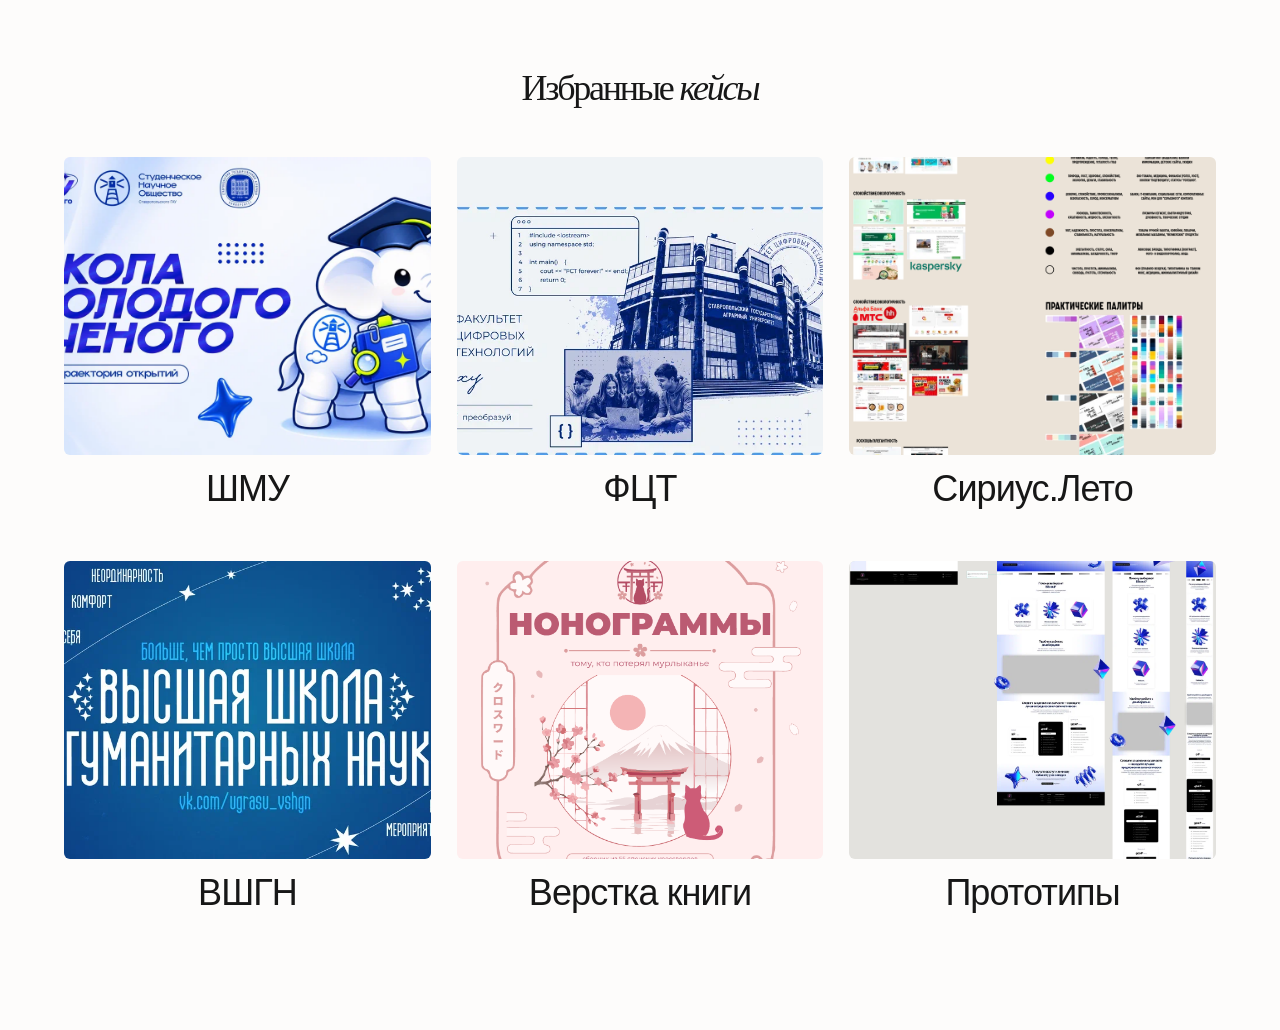
<file: index.html>
<!doctype html>
<html lang="ru">
<head>
  <meta charset="utf-8">
  <meta name="viewport" content="width=device-width, initial-scale=1">
  <meta name="description" content="Портфолио дизайнера. Айдентика, упаковка и веб-дизайн.">
  <title>Портфолио дизайнера</title>
  <link rel="icon" type="image/svg+xml" href="img/favicon-free.svg">
  <link rel="stylesheet" href="css/style.css">
  <link rel="stylesheet" href="css/free.css">
</head>
<body id="top">

  <main>
    <section class="work free-work" id="projects" aria-labelledby="work-title">
      <h2 id="work-title">Избранные <em>кейсы</em></h2>
      <div class="project-grid">
          <article class="project">
            <a class="project-cover lilac" href="shmu.html" aria-label="ШМУ"><img src="img/shmu.webp" alt=""></a>
            <div class="project-caption">
              <h3><a href="shmu.html">ШМУ</a></h3>
            </div>
          </article>
          <article class="project">
            <a class="project-cover mint" href="fct.html" aria-label="ФЦТ"><img src="img/fct.webp" alt=""></a>
            <div class="project-caption">
              <h3><a href="fct.html">ФЦТ</a></h3>
            </div>
          </article>
          <article class="project">
            <a class="project-cover sand" href="sirius-leto.html" aria-label="Сириус.Лето"><img src="img/sirius-leto.webp" alt=""></a>
            <div class="project-caption">
              <h3><a href="sirius-leto.html">Сириус.Лето</a></h3>
            </div>
          </article>
          <article class="project">
            <a class="project-cover blue" href="vshgn.html" aria-label="ВШГН"><img src="img/vshgn.webp" alt=""></a>
            <div class="project-caption">
              <h3><a href="vshgn.html">ВШГН</a></h3>
            </div>
          </article>
          <article class="project">
            <a class="project-cover rose" href="book.html" aria-label="Верстка книги"><img src="img/book-cover.png" alt=""></a>
            <div class="project-caption">
              <h3><a href="book.html">Верстка книги</a></h3>
            </div>
          </article>
          <article class="project">
            <a class="project-cover stone" href="prototypes.html" aria-label="Прототипы"><img src="img/prototypes.webp" alt=""></a>
            <div class="project-caption">
              <h3><a href="prototypes.html">Прототипы</a></h3>
            </div>
          </article>
      </div>
    </section>
  </main>

</body>
</html>
</file>
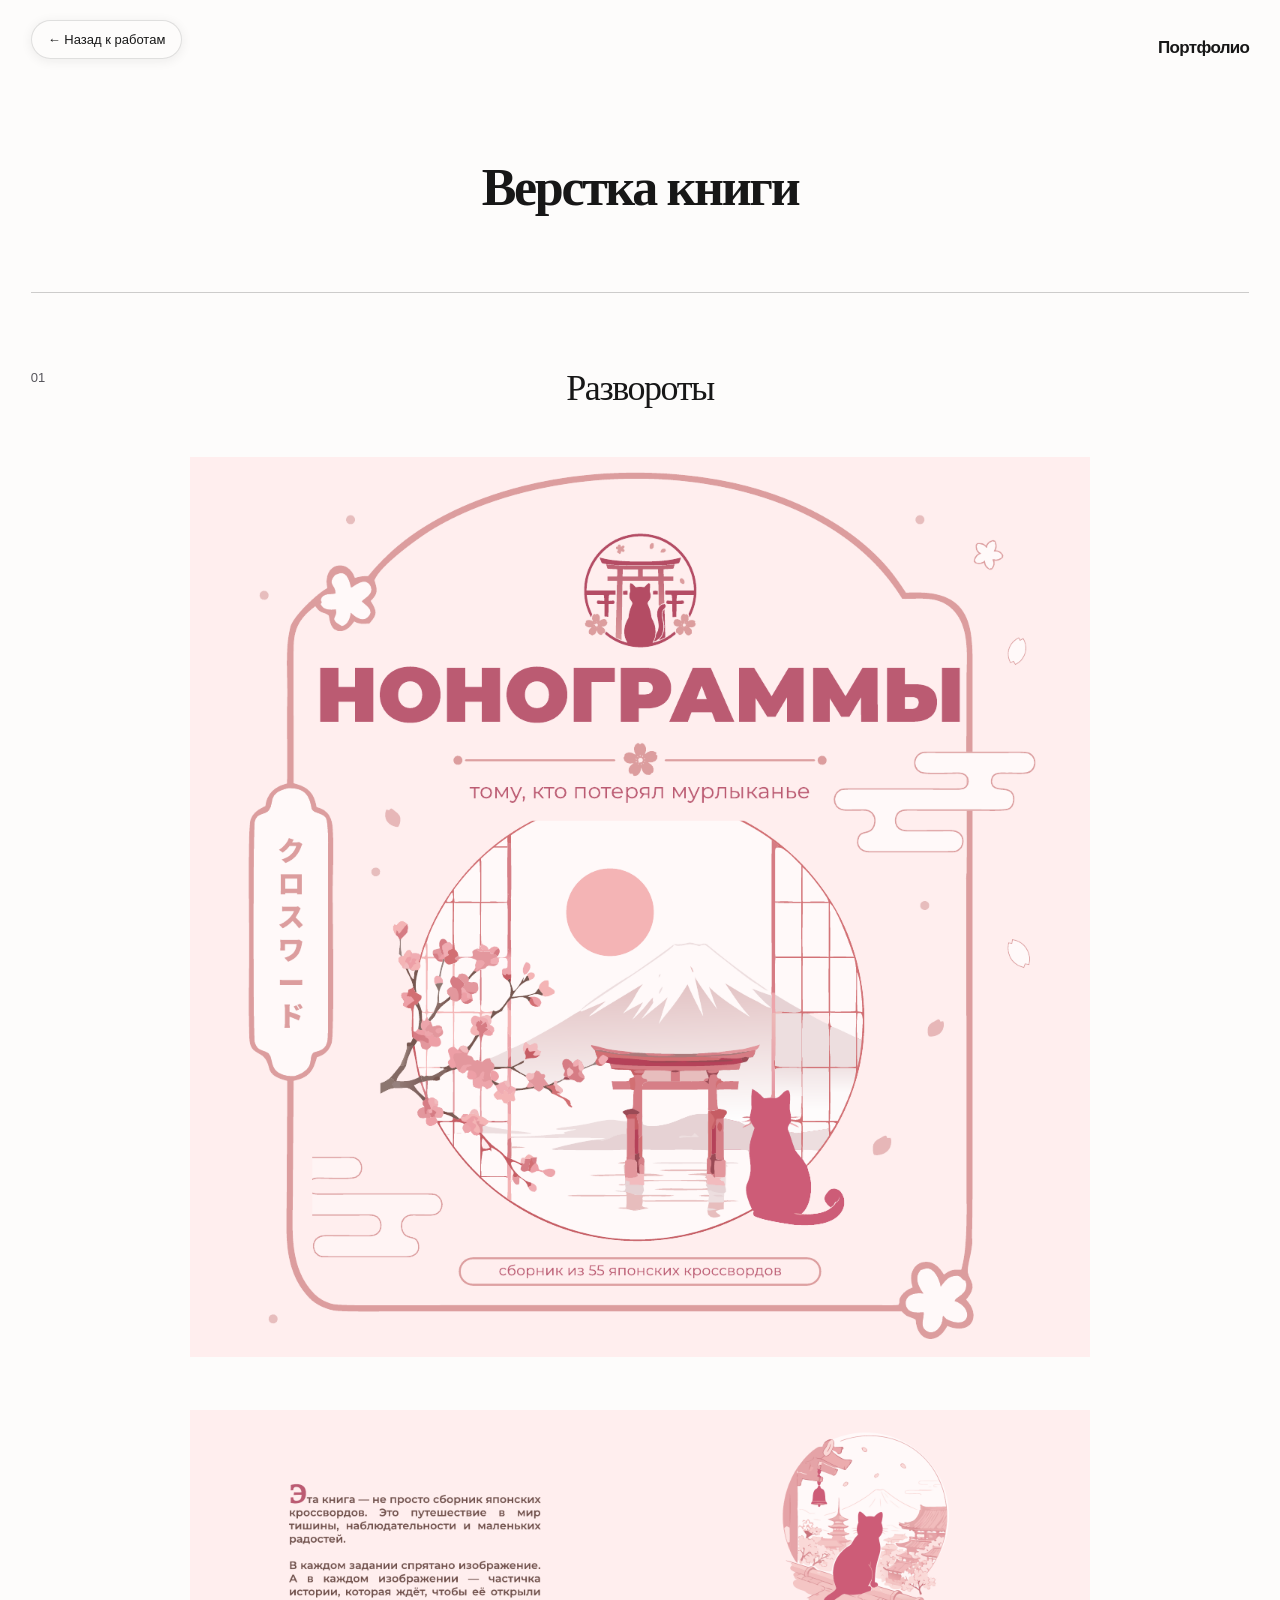
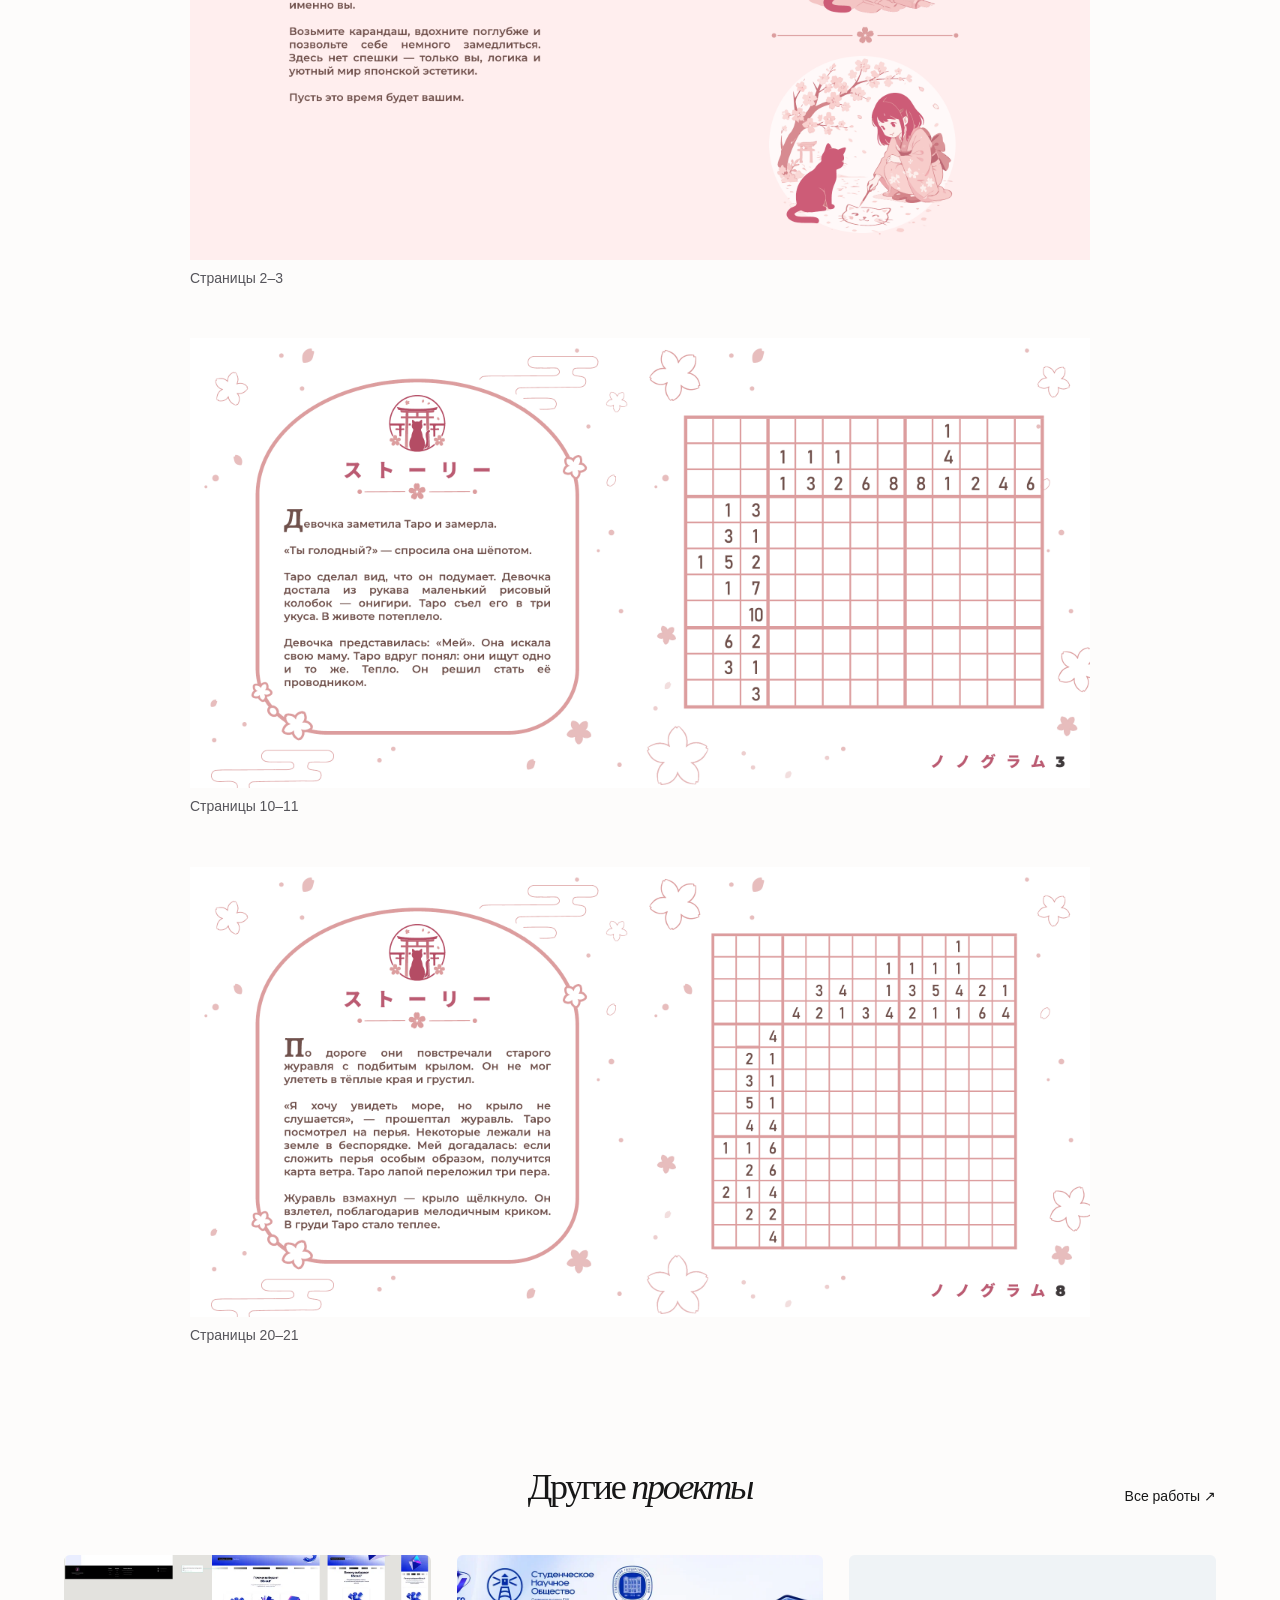
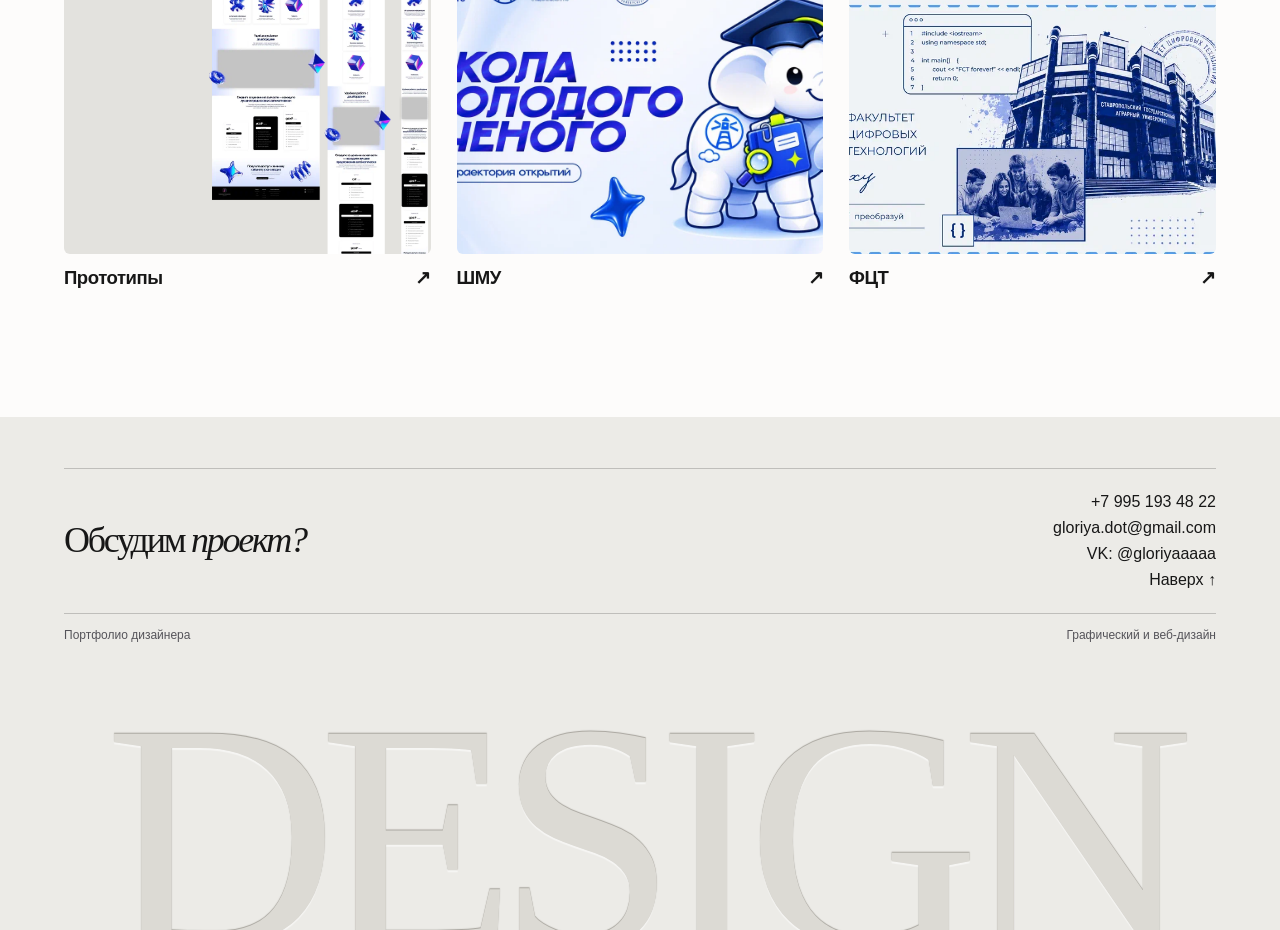
<file: book.html>
<!doctype html>
<html lang="ru">
<head>
  <meta charset="utf-8">
  <meta name="viewport" content="width=device-width, initial-scale=1">
  <link rel="icon" type="image/svg+xml" href="img/favicon-book.svg">
  <title>Верстка книги — Портфолио</title>
  <link rel="stylesheet" href="css/style.css">
</head>
<body id="top">
  <header class="case-nav">
    <a href="index.html#projects">← Назад к работам</a>
    <a class="wordmark" href="index.html">Портфолио</a>
  </header>
  <main>
    <article class="case book-case">
      <header class="case-heading">
        <h1>Верстка книги</h1>
      </header>
      <div class="case-gallery" aria-label="Материалы проекта">
        <section class="case-section">
          <div class="case-section-heading"><span>01</span><h2>Развороты</h2></div>
          <figure class="book-example">
            <img src="img/book-cover.png" alt="Обложка сборника нонограмм">
          </figure>
          <figure class="book-example">
            <div class="book-spread"><img src="img/book-page-2.png" alt="Страница 2 сборника" loading="lazy"><img src="img/book-page-3.png" alt="Страница 3 сборника" loading="lazy"></div>
            <figcaption>Страницы 2–3</figcaption>
          </figure>
          <figure class="book-example">
            <div class="book-spread"><img src="img/book-page-10.png" alt="Страница 10 сборника" loading="lazy"><img src="img/book-page-11.png" alt="Страница 11 сборника" loading="lazy"></div>
            <figcaption>Страницы 10–11</figcaption>
          </figure>
          <figure class="book-example">
            <div class="book-spread"><img src="img/book-page-20.png" alt="Страница 20 сборника" loading="lazy"><img src="img/book-page-21.png" alt="Страница 21 сборника" loading="lazy"></div>
            <figcaption>Страницы 20–21</figcaption>
          </figure>
        </section>
      </div>
    </article>
    <section class="related" aria-labelledby="related-title">
      <div class="related-heading"><h2 id="related-title">Другие <em>проекты</em></h2><a href="index.html#projects">Все работы ↗</a></div>
      <div class="related-grid"><a class="related-card" href="prototypes.html"><span class="related-cover stone" style="--cover: url('../img/prototypes.webp')"></span><span>Прототипы <span aria-hidden="true">↗</span></span></a><a class="related-card" href="shmu.html"><span class="related-cover lilac" style="--cover: url('../img/shmu.webp')"></span><span>ШМУ <span aria-hidden="true">↗</span></span></a><a class="related-card" href="fct.html"><span class="related-cover mint" style="--cover: url('../img/fct.webp')"></span><span>ФЦТ <span aria-hidden="true">↗</span></span></a></div>
    </section>
  </main>
  <footer class="footer" id="contact">
    <div class="footer-top"><h2>Обсудим <em>проект?</em></h2><div class="footer-contact"><a href="tel:+79951934822">+7 995 193 48 22</a><a href="mailto:gloriya.dot@gmail.com">gloriya.dot@gmail.com</a><a href="https://vk.com/gloriyaaaaa" target="_blank" rel="noreferrer">VK: @gloriyaaaaa</a><a href="#top">Наверх <span aria-hidden="true">↑</span></a></div></div>
    <div class="footer-bottom"><span>Портфолио дизайнера</span><span>Графический и веб-дизайн</span></div>
    <div class="footer-word" aria-hidden="true">DESIGN</div>
  </footer>
</body>
</html>
</file>
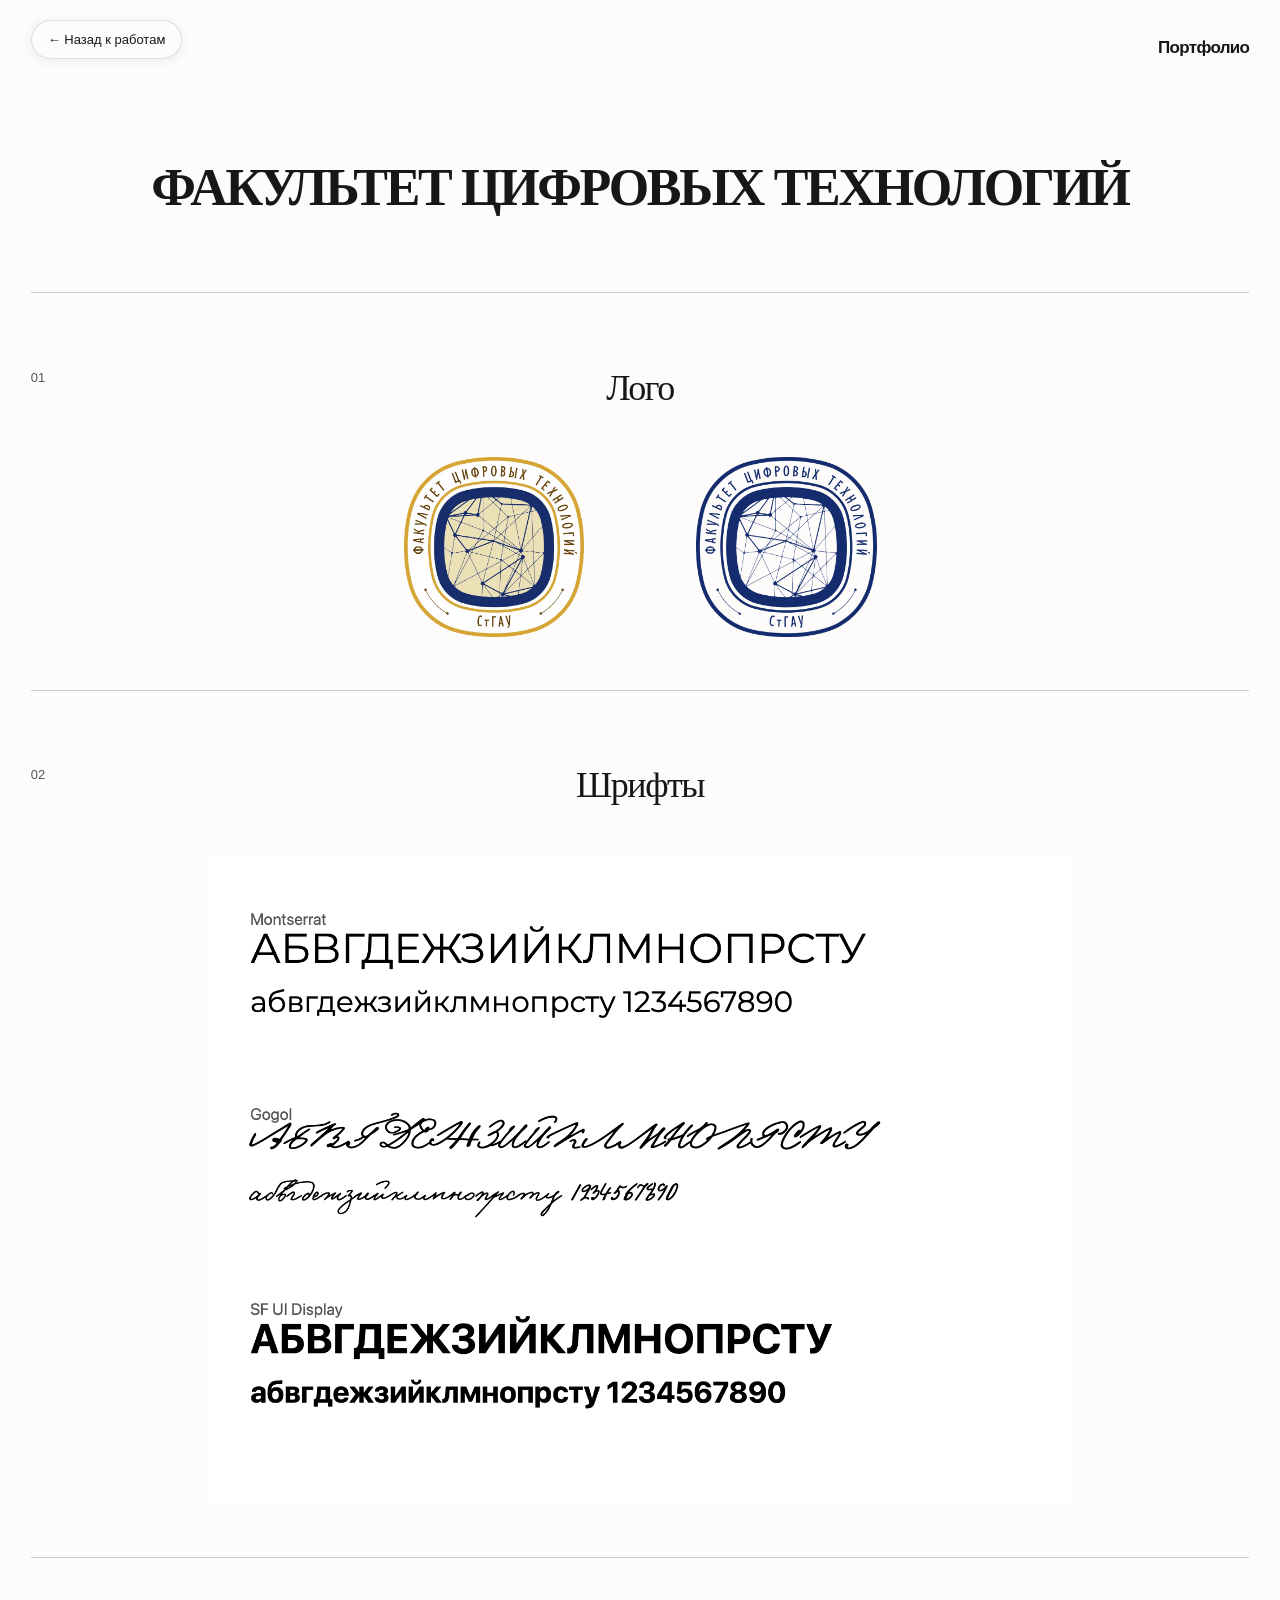
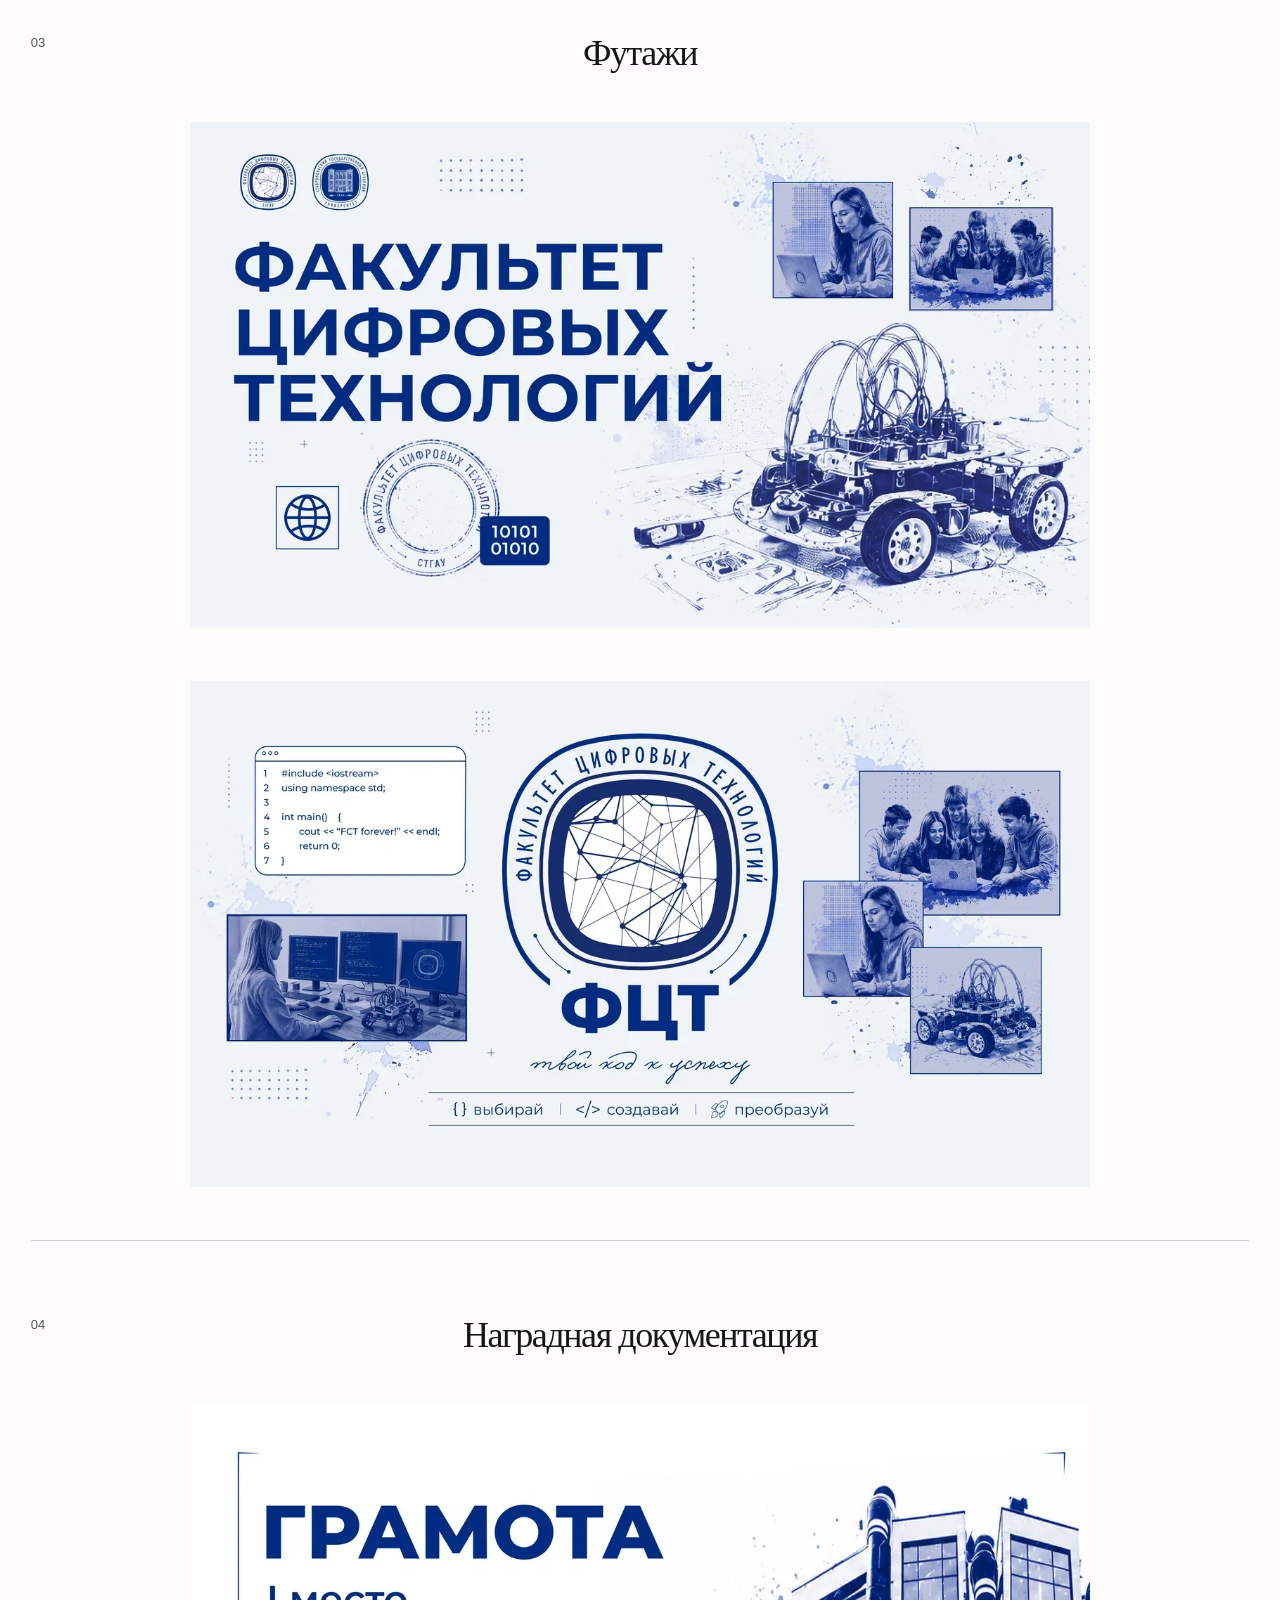
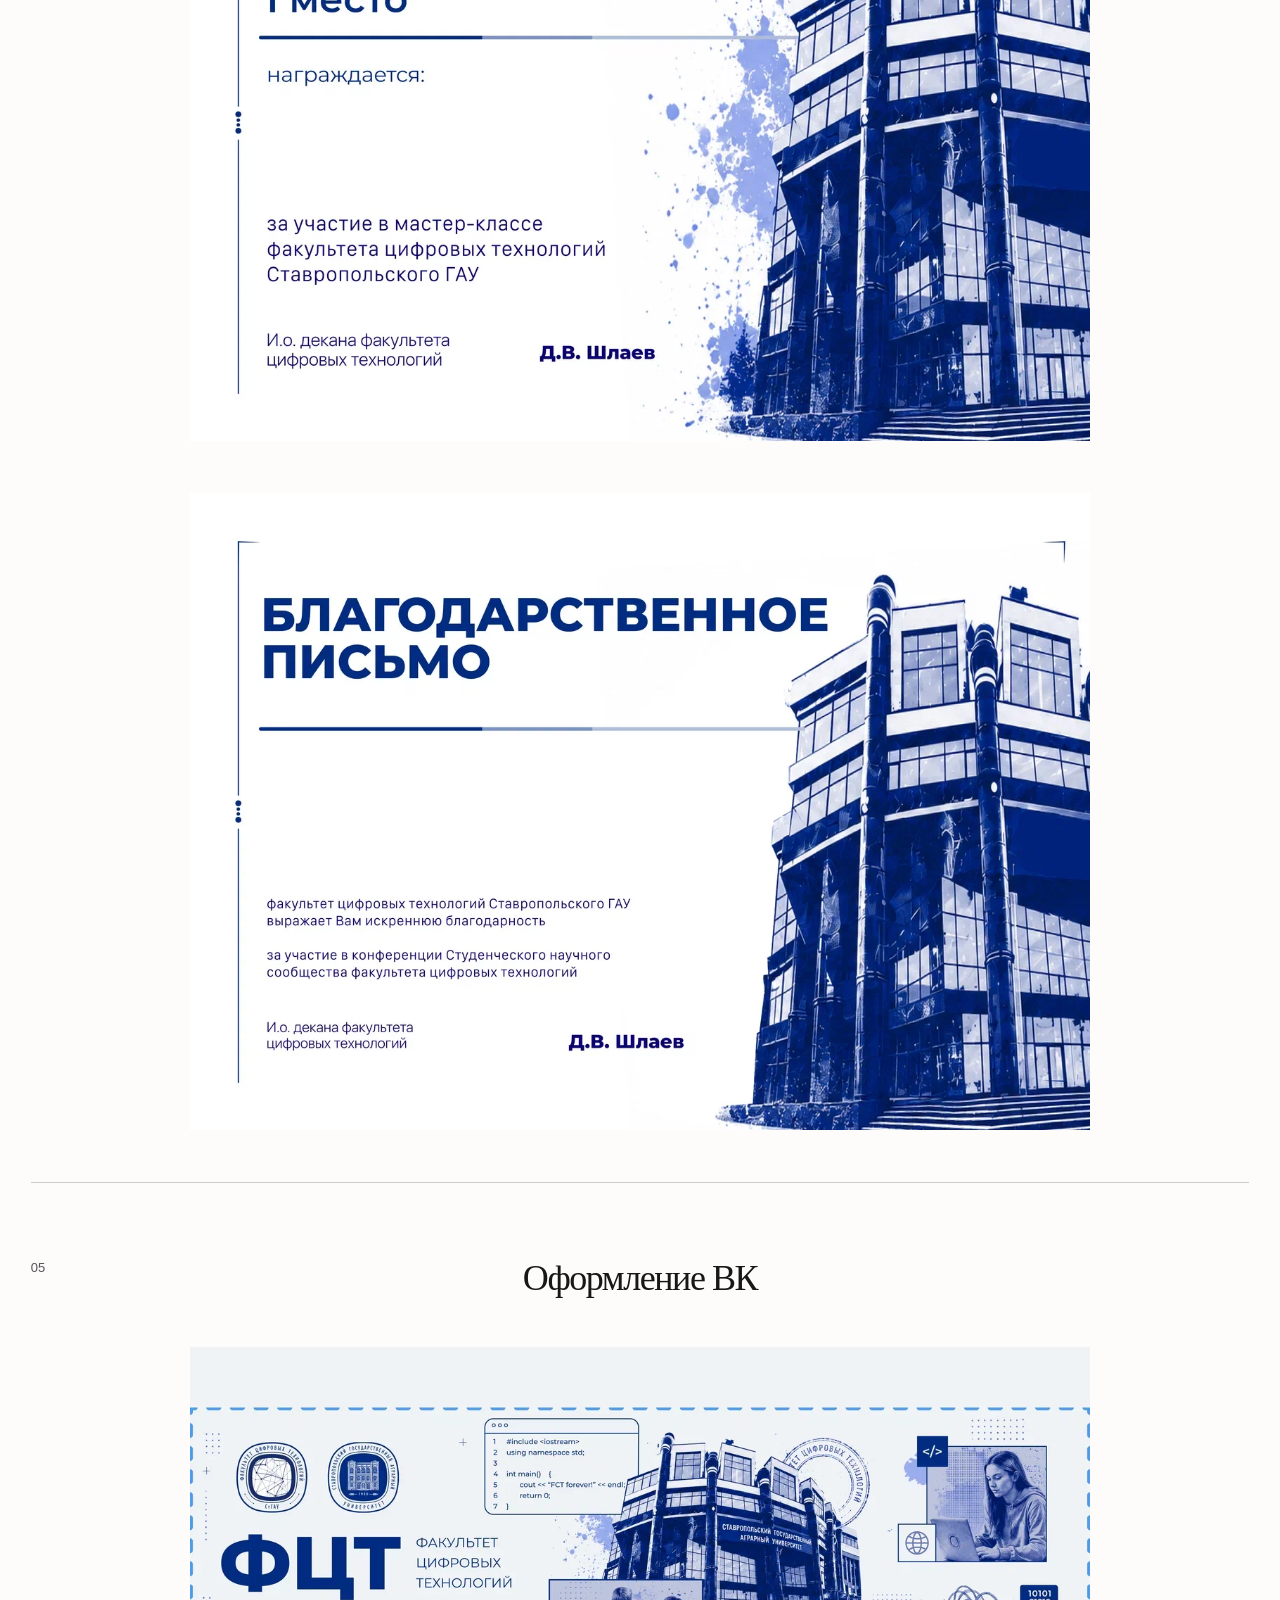
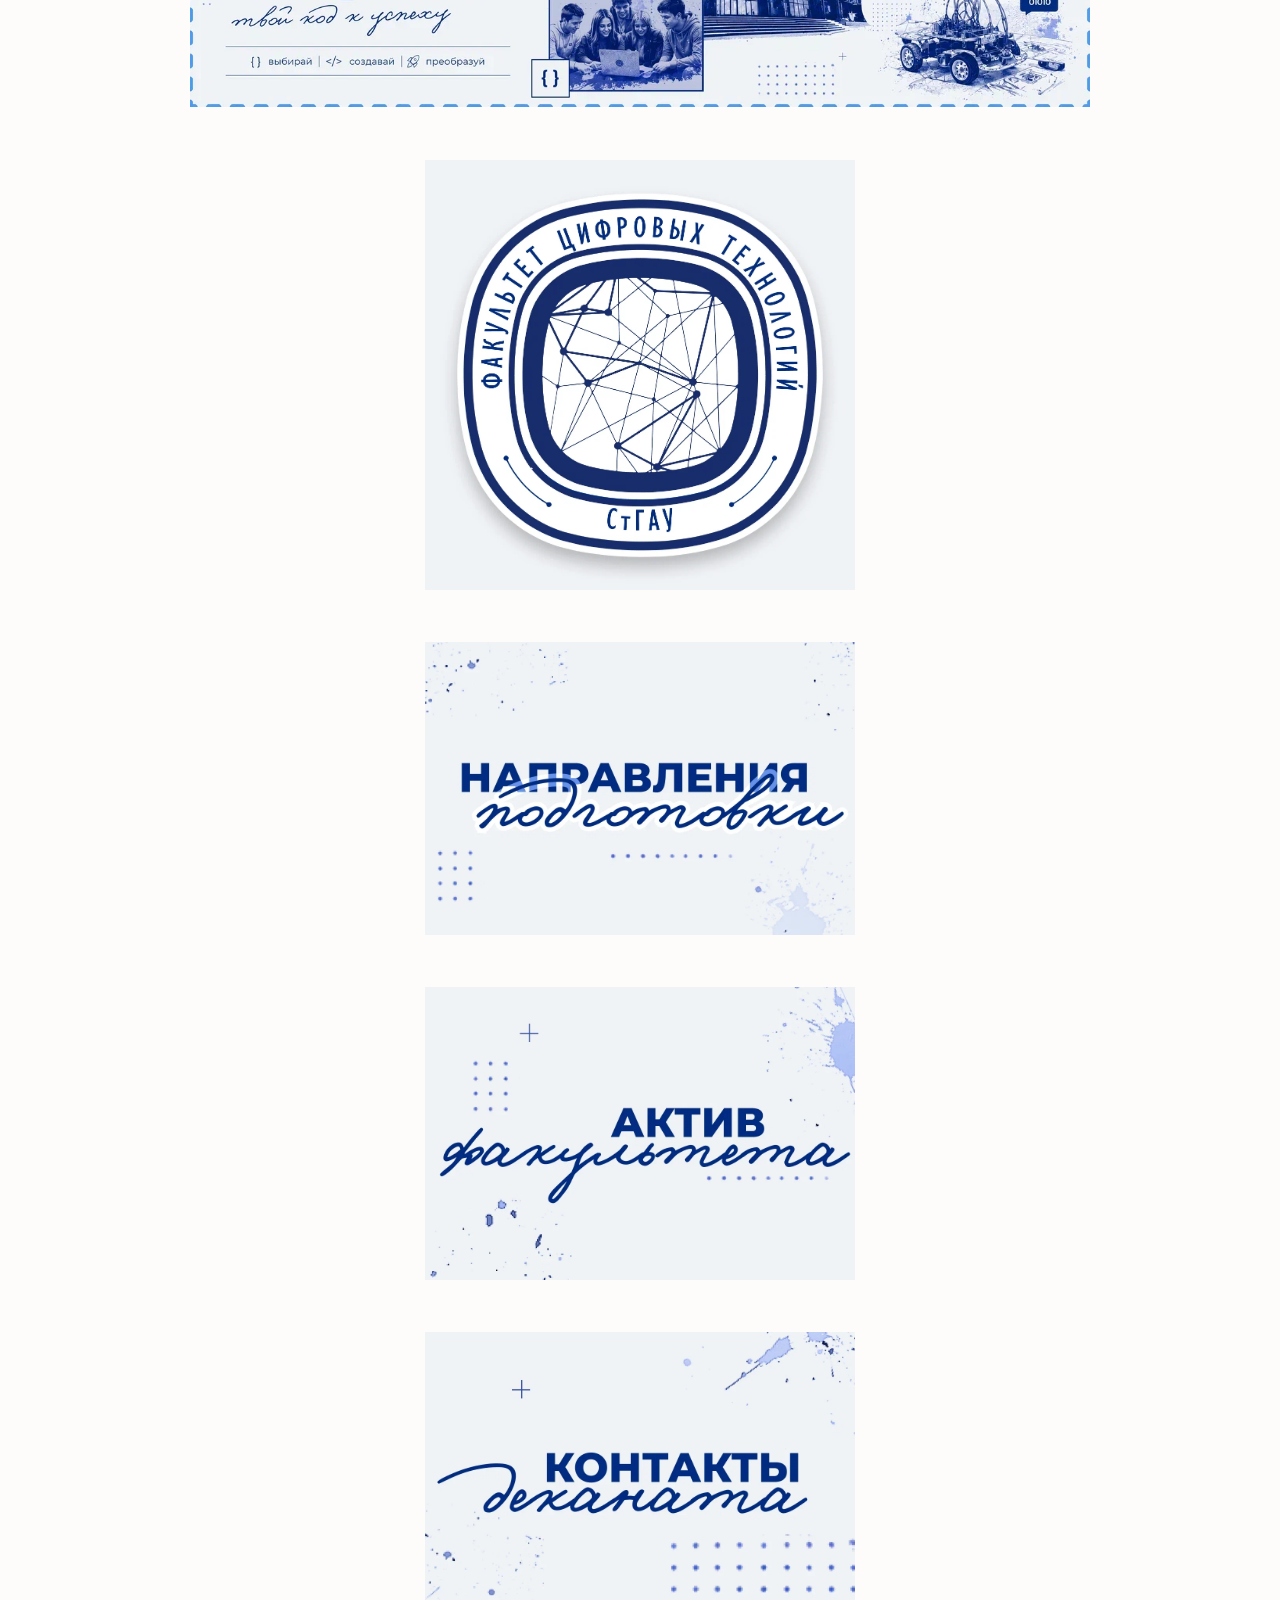
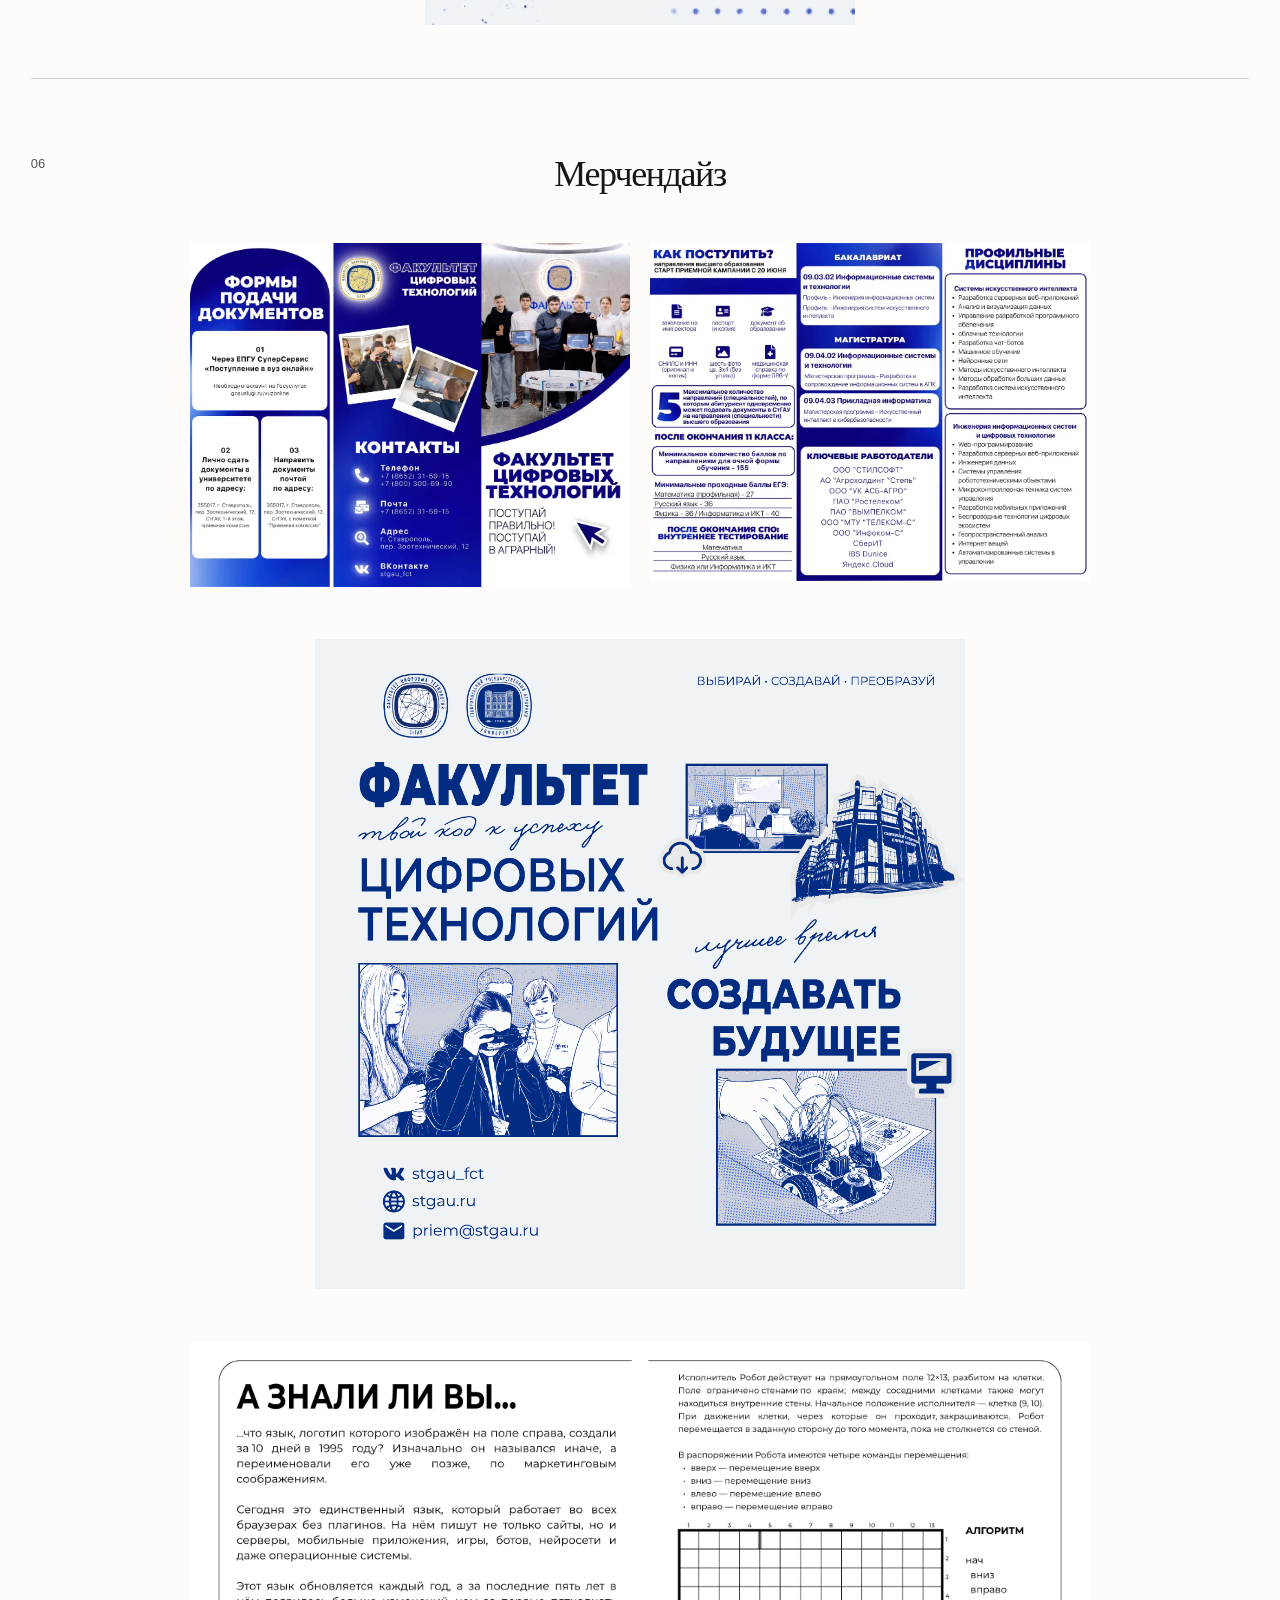
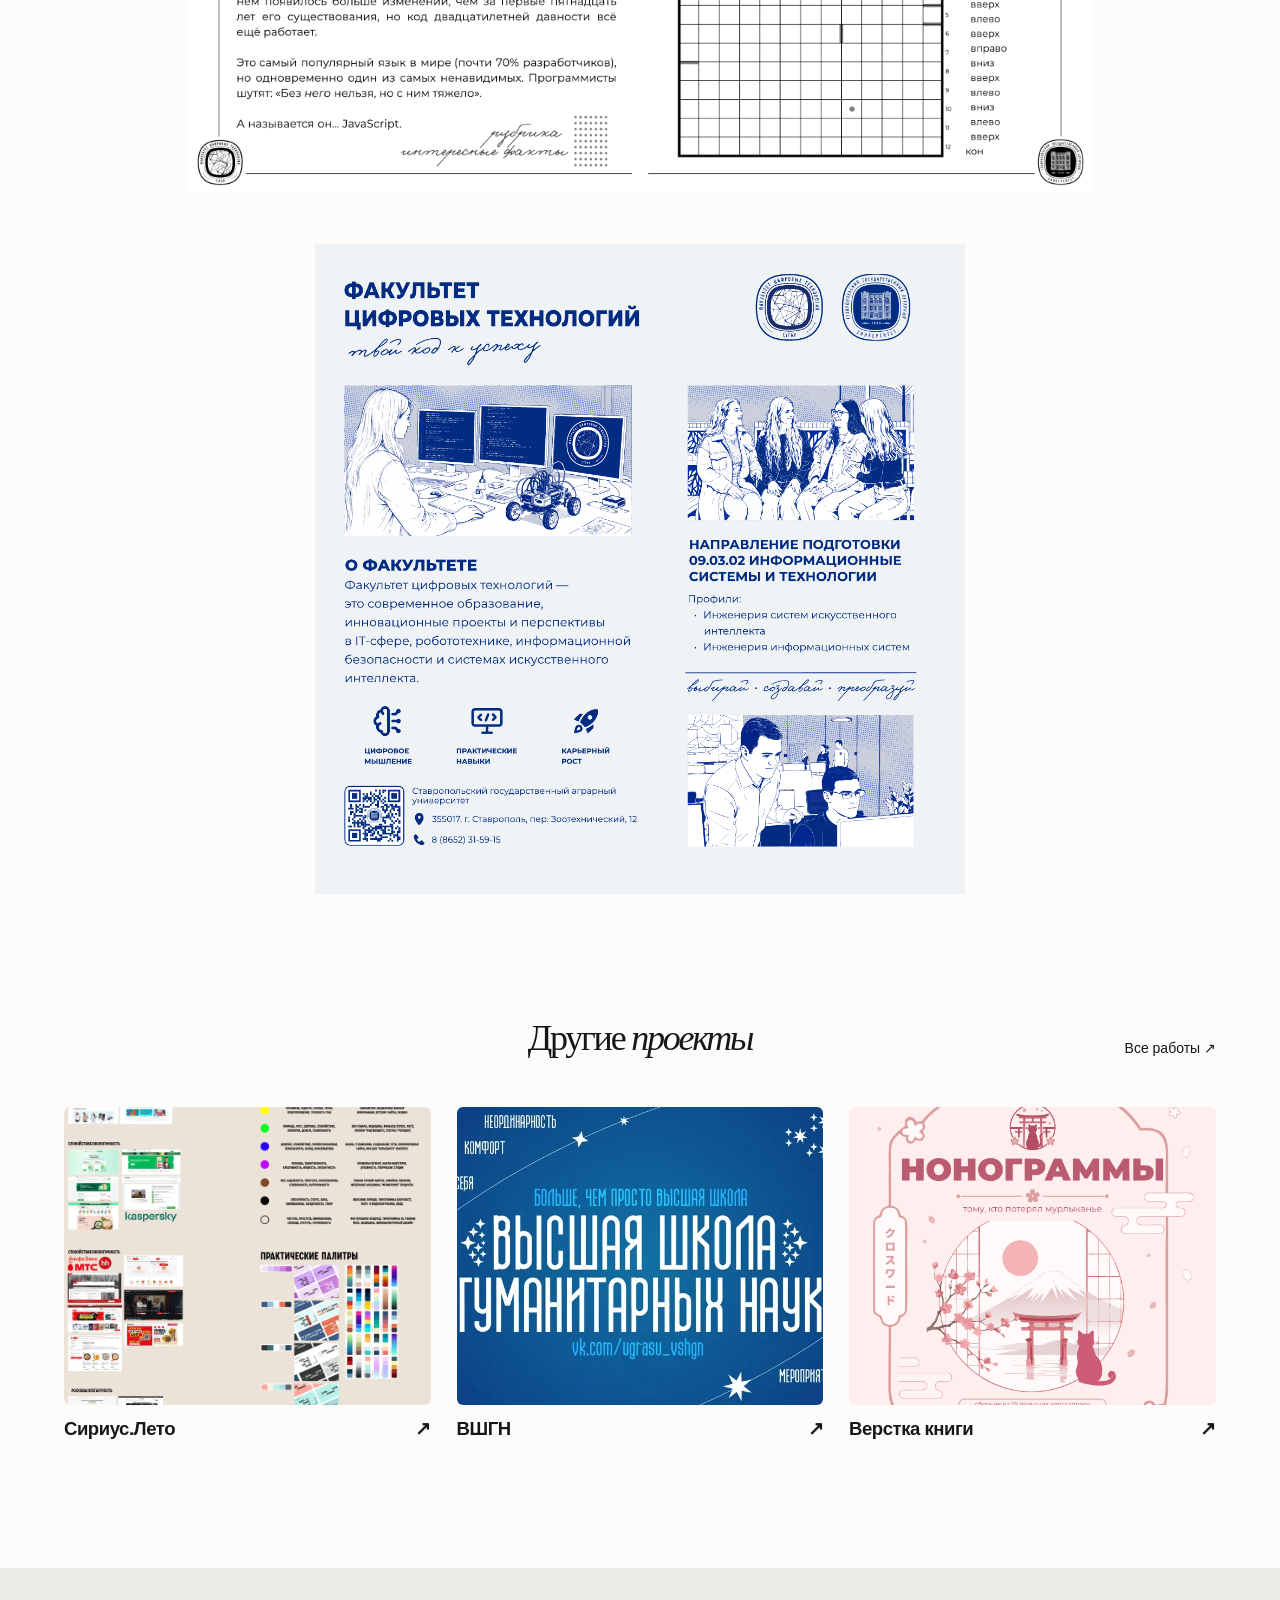
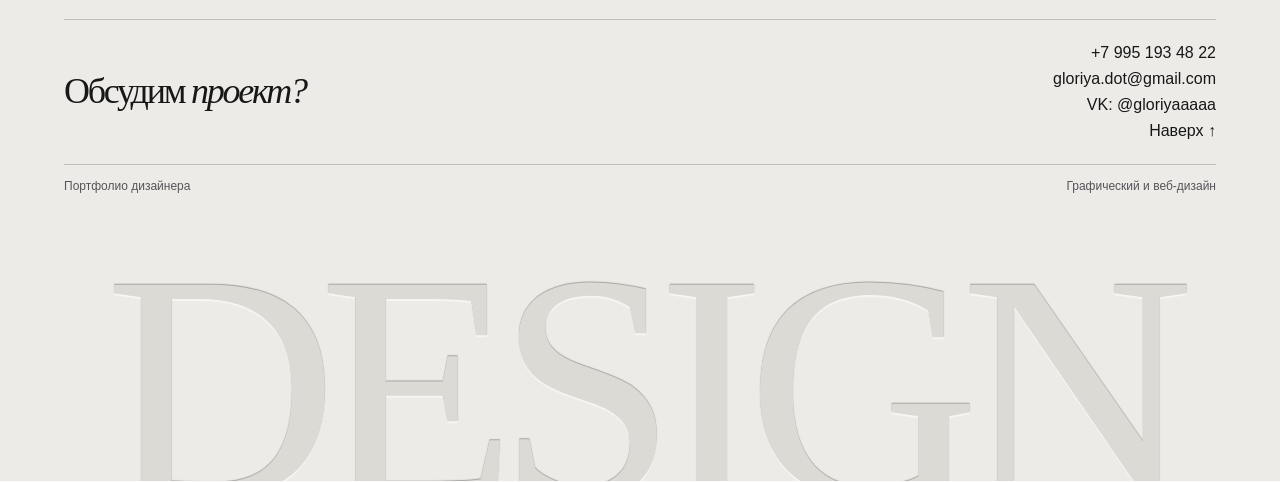
<file: fct.html>
<!doctype html>
<html lang="ru">
<head>
  <meta charset="utf-8">
  <meta name="viewport" content="width=device-width, initial-scale=1">
  <link rel="icon" type="image/svg+xml" href="img/favicon-fct.svg">
  <title>ФЦТ — Портфолио</title>
  <link rel="stylesheet" href="css/style.css">
</head>
<body id="top">
  <header class="case-nav">
    <a href="index.html#projects">← Назад к работам</a>
    <a class="wordmark" href="index.html">Портфолио</a>
  </header>
  <main>
    <article class="case fct-case">
      <header class="case-heading">
        <h1>ФАКУЛЬТЕТ ЦИФРОВЫХ ТЕХНОЛОГИЙ</h1>
      </header>
      <div class="case-gallery" aria-label="Материалы проекта">
        <section class="case-section">
          <div class="case-section-heading"><span>01</span><h2>Лого</h2></div>
          <div class="case-media fct-logos">
            <img src="img/fct-logo.webp" alt="Цветной логотип ФЦТ" loading="lazy">
            <img src="img/fct-logo-mono.webp" alt="Монохромный логотип ФЦТ" loading="lazy">
          </div>
        </section>
        <section class="case-section">
          <div class="case-section-heading"><span>02</span><h2>Шрифты</h2></div>
          <div class="case-media"><img src="img/fct-typography.png" alt="Образцы шрифтов Montserrat, Gogol и SF UI Display" loading="lazy"></div>
        </section>
        <section class="case-section">
          <div class="case-section-heading"><span>03</span><h2>Футажи</h2></div>
          <div class="case-media">
            <img src="img/fct-footage-1.webp" alt="Футаж ФЦТ" loading="lazy">
            <img src="img/fct-footage.webp" alt="Футаж ФЦТ" loading="lazy">
          </div>
        </section>
        <section class="case-section">
          <div class="case-section-heading"><span>04</span><h2>Наградная документация</h2></div>
          <div class="case-media">
            <img src="img/fct-certificate.webp" alt="Грамота ФЦТ" loading="lazy">
            <img src="img/fct-thanks.webp" alt="Благодарность ФЦТ" loading="lazy">
          </div>
        </section>
        <section class="case-section">
          <div class="case-section-heading"><span>05</span><h2>Оформление ВК</h2></div>
          <div class="case-media">
            <img src="img/fct.webp" alt="Оформление сообщества ВКонтакте" loading="lazy">
            <img class="fct-vk-small" src="img/fct-avatar.webp" alt="Аватар сообщества ВКонтакте" loading="lazy">
            <img class="fct-vk-small" src="img/fct-button-1.webp" alt="Кнопки сообщества ВКонтакте" loading="lazy">
            <img class="fct-vk-small" src="img/fct-button-2.webp" alt="Кнопки сообщества ВКонтакте" loading="lazy">
            <img class="fct-vk-small" src="img/fct-button-3.webp" alt="Кнопки сообщества ВКонтакте" loading="lazy">
          </div>
        </section>
        <section class="case-section">
          <div class="case-section-heading"><span>06</span><h2>Мерчендайз</h2></div>
          <div class="case-media">
            <div class="fct-pair"><img src="img/fct-brochure-front.webp" alt="Лицевая сторона буклета ФЦТ" loading="lazy">
            <img src="img/fct-merch.webp" alt="Задняя сторона буклета ФЦТ" loading="lazy"></div>
            <img src="img/fct-book-1.png" alt="Обложка книжечки ФЦТ" loading="lazy">
            <div class="book-spread"><img src="img/fct-book-4.png" alt="Страница 4 книжечки ФЦТ" loading="lazy"><img src="img/fct-book-5.png" alt="Страница 5 книжечки ФЦТ" loading="lazy"></div>
            <img src="img/fct-book-14.png" alt="Задняя сторона книжечки ФЦТ" loading="lazy">
          </div>
        </section>
      </div>
    </article>
    <section class="related" aria-labelledby="related-title">
      <div class="related-heading"><h2 id="related-title">Другие <em>проекты</em></h2><a href="index.html#projects">Все работы ↗</a></div>
      <div class="related-grid"><a class="related-card" href="sirius-leto.html"><span class="related-cover sand" style="--cover: url('../img/sirius-leto.webp')"></span><span>Сириус.Лето <span aria-hidden="true">↗</span></span></a><a class="related-card" href="vshgn.html"><span class="related-cover blue" style="--cover: url('../img/vshgn.webp')"></span><span>ВШГН <span aria-hidden="true">↗</span></span></a><a class="related-card" href="book.html"><span class="related-cover rose" style="--cover: url('../img/book-cover.png')"></span><span>Верстка книги <span aria-hidden="true">↗</span></span></a></div>
    </section>
  </main>
  <footer class="footer" id="contact">
    <div class="footer-top"><h2>Обсудим <em>проект?</em></h2><div class="footer-contact"><a href="tel:+79951934822">+7 995 193 48 22</a><a href="mailto:gloriya.dot@gmail.com">gloriya.dot@gmail.com</a><a href="https://vk.com/gloriyaaaaa" target="_blank" rel="noreferrer">VK: @gloriyaaaaa</a><a href="#top">Наверх <span aria-hidden="true">↑</span></a></div></div>
    <div class="footer-bottom"><span>Портфолио дизайнера</span><span>Графический и веб-дизайн</span></div>
    <div class="footer-word" aria-hidden="true">DESIGN</div>
  </footer>
</body>
</html>
</file>
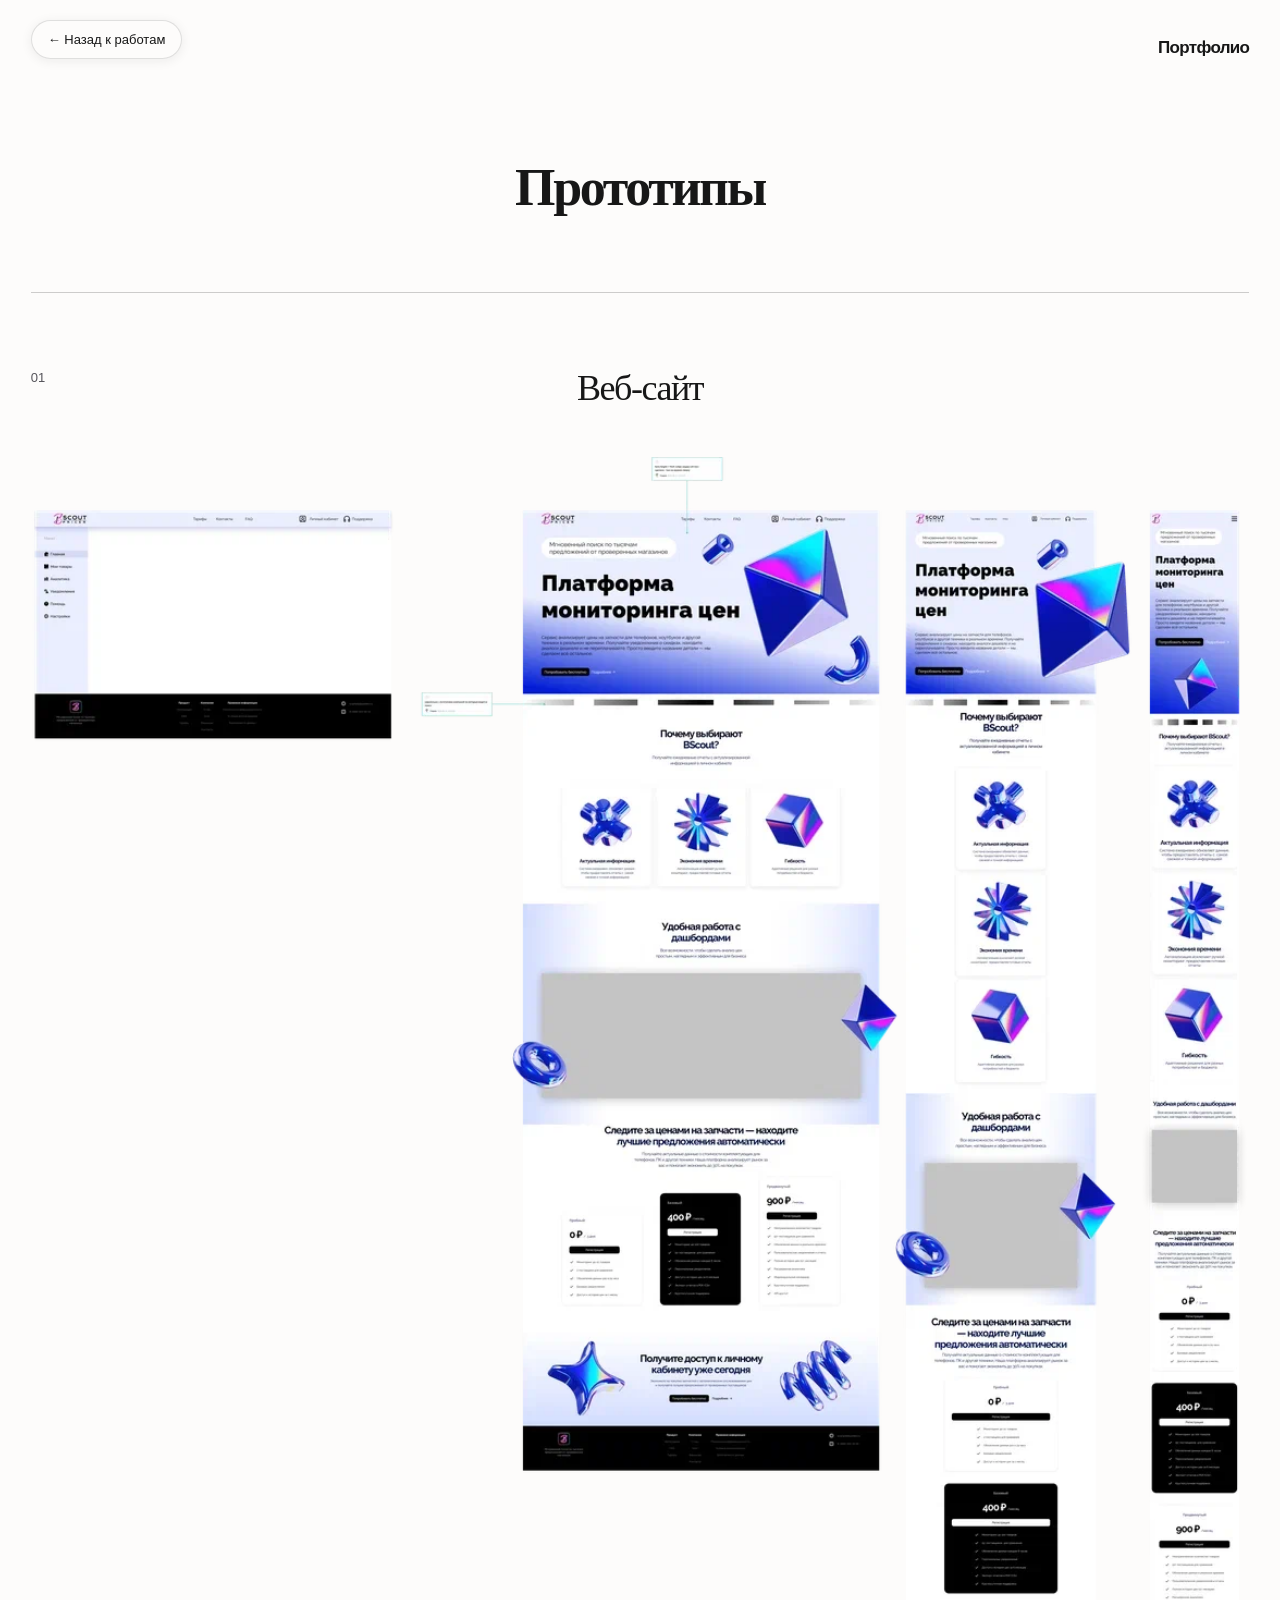
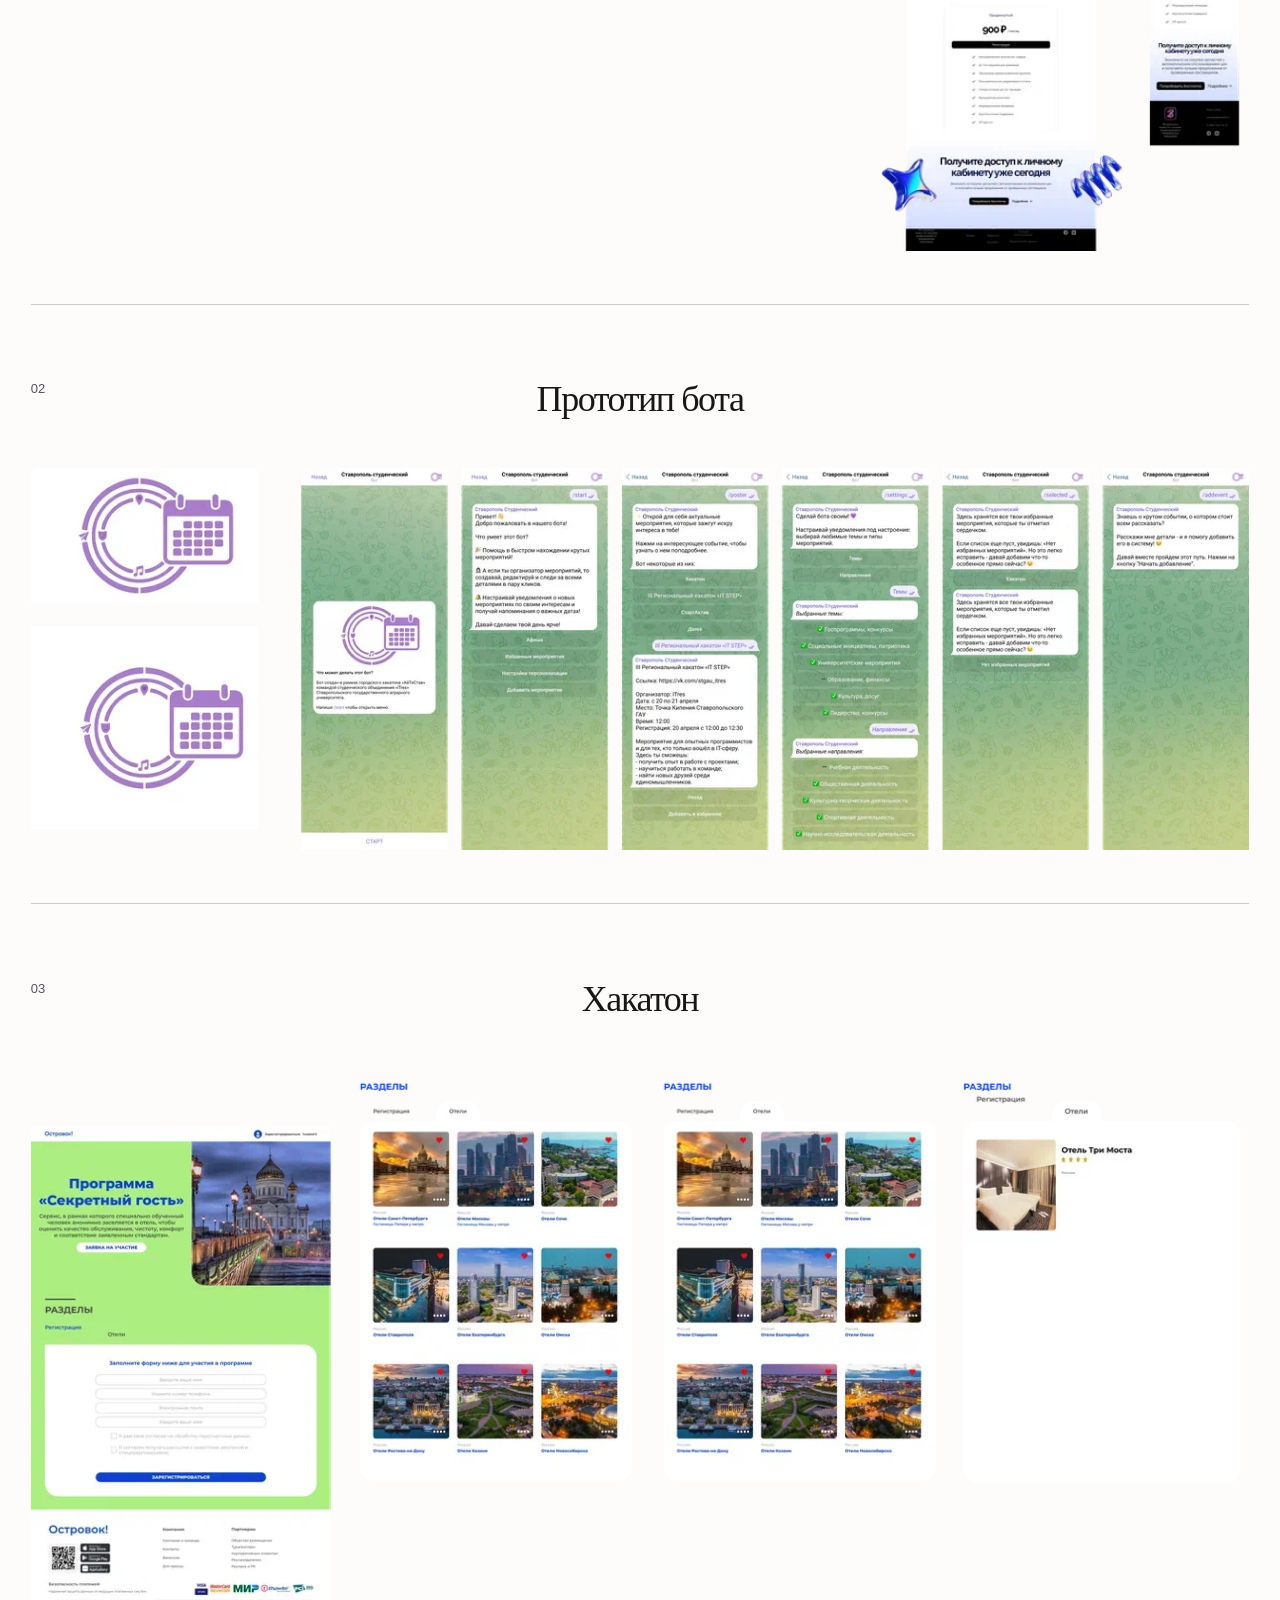
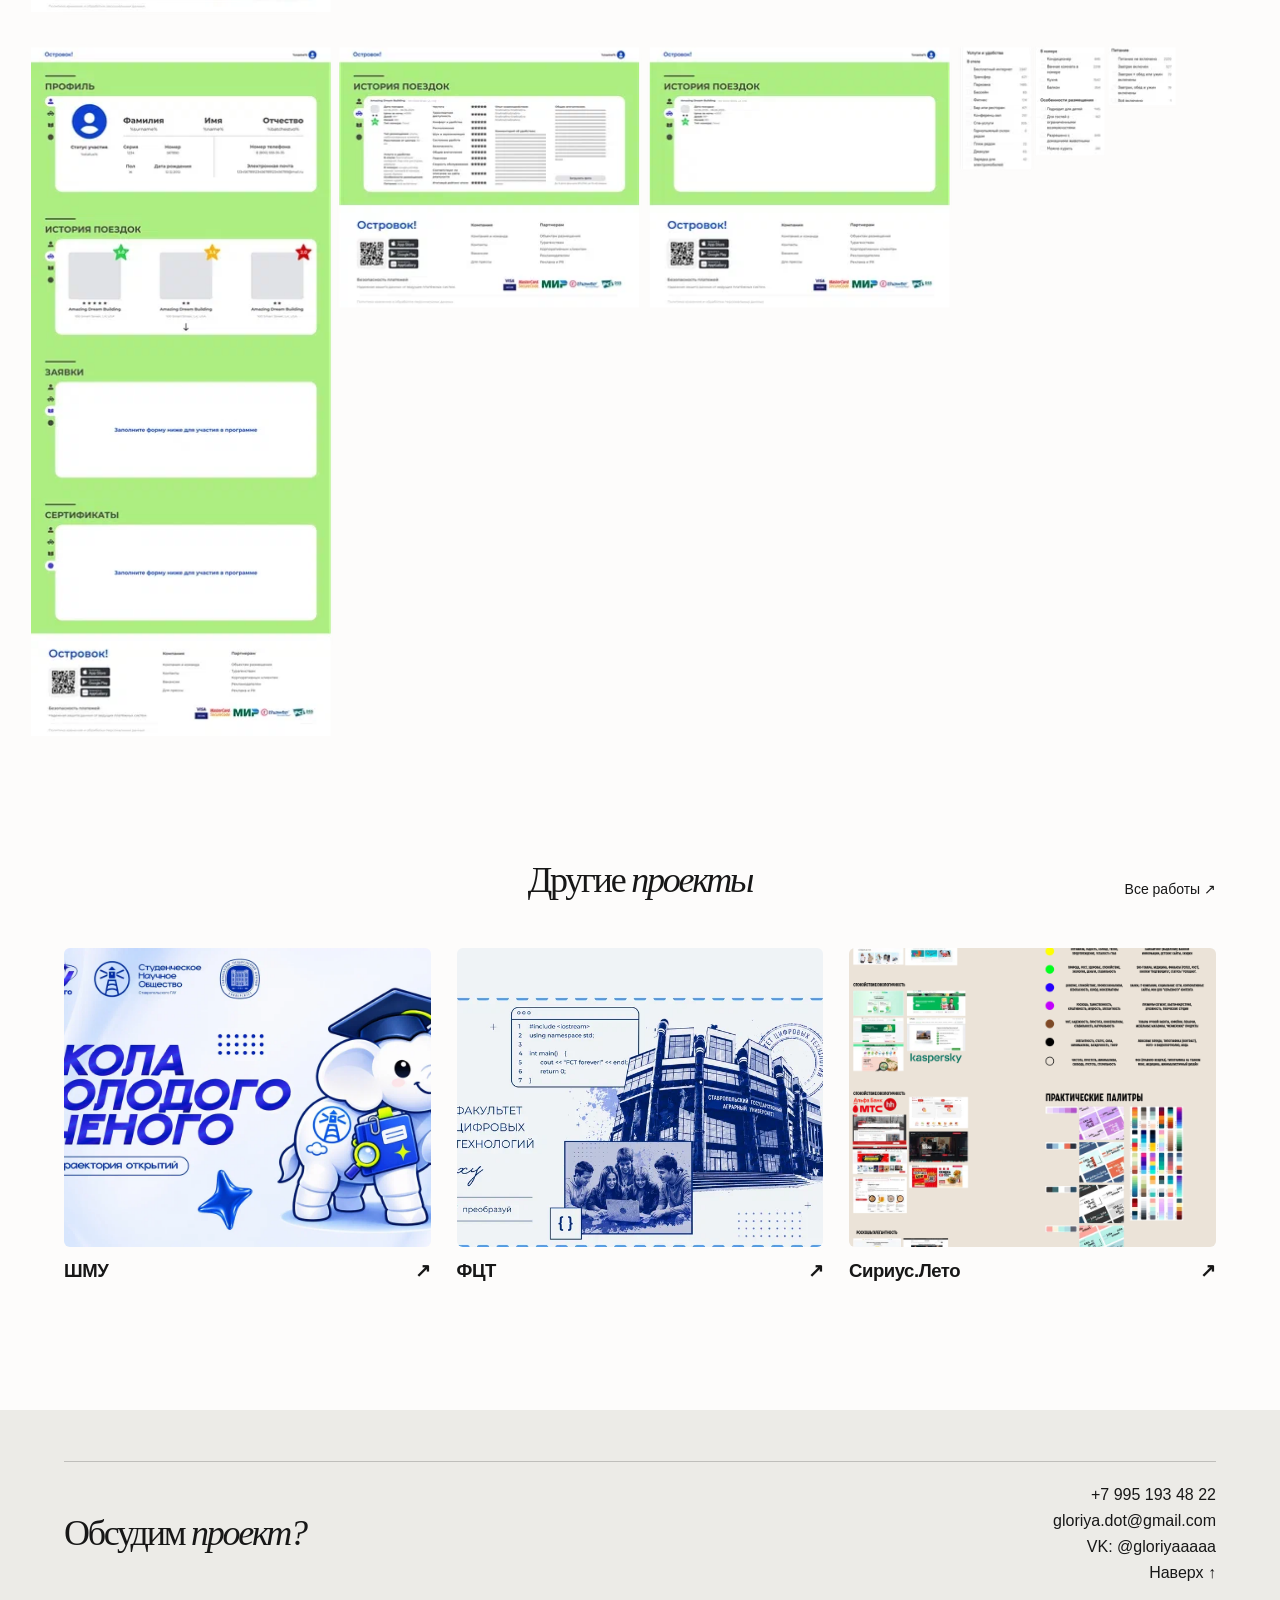
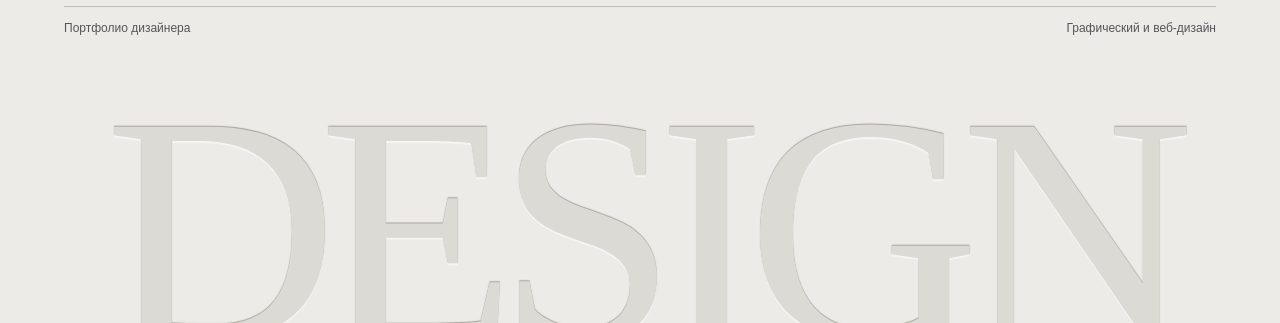
<file: prototypes.html>
<!doctype html>
<html lang="ru">
<head>
  <meta charset="utf-8">
  <meta name="viewport" content="width=device-width, initial-scale=1">
  <link rel="icon" type="image/svg+xml" href="img/favicon-prototypes.svg">
  <title>Прототипы — Портфолио</title>
  <link rel="stylesheet" href="css/style.css">
</head>
<body id="top">
  <header class="case-nav">
    <a href="index.html#projects">← Назад к работам</a>
    <a class="wordmark" href="index.html">Портфолио</a>
  </header>
  <main>
    <article class="case prototypes-case">
      <header class="case-heading">
        
        <h1>Прототипы</h1>
      </header>
      <div class="case-gallery" aria-label="Материалы проекта">
        <section class="case-section"><div class="case-section-heading"><span>01</span><h2>Веб-сайт</h2></div><div class="case-media"><img src="img/prototypes.webp" alt="Прототип веб-сайта"></div></section>
        <section class="case-section">
          <div class="case-section-heading"><span>02</span><h2>Прототип бота</h2></div>
          <div class="case-media">
            <img src="img/prototype-bot.webp" alt="Прототип бота" loading="lazy">
          </div>
        </section>
        <section class="case-section">
          <div class="case-section-heading"><span>03</span><h2>Хакатон</h2></div>
          <div class="case-media">
            <img src="img/prototype-hackathon.webp" alt="Прототип для хакатона" loading="lazy">
          </div>
        </section>
      </div>
    </article>
    <section class="related" aria-labelledby="related-title">
      <div class="related-heading"><h2 id="related-title">Другие <em>проекты</em></h2><a href="index.html#projects">Все работы ↗</a></div>
      <div class="related-grid"><a class="related-card" href="shmu.html"><span class="related-cover lilac" style="--cover: url('../img/shmu.webp')"></span><span>ШМУ <span aria-hidden="true">↗</span></span></a><a class="related-card" href="fct.html"><span class="related-cover mint" style="--cover: url('../img/fct.webp')"></span><span>ФЦТ <span aria-hidden="true">↗</span></span></a><a class="related-card" href="sirius-leto.html"><span class="related-cover sand" style="--cover: url('../img/sirius-leto.webp')"></span><span>Сириус.Лето <span aria-hidden="true">↗</span></span></a></div>
    </section>
  </main>
  <footer class="footer" id="contact">
    <div class="footer-top"><h2>Обсудим <em>проект?</em></h2><div class="footer-contact"><a href="tel:+79951934822">+7 995 193 48 22</a><a href="mailto:gloriya.dot@gmail.com">gloriya.dot@gmail.com</a><a href="https://vk.com/gloriyaaaaa" target="_blank" rel="noreferrer">VK: @gloriyaaaaa</a><a href="#top">Наверх <span aria-hidden="true">↑</span></a></div></div>
    <div class="footer-bottom"><span>Портфолио дизайнера</span><span>Графический и веб-дизайн</span></div>
    <div class="footer-word" aria-hidden="true">DESIGN</div>
  </footer>
</body>
</html>
</file>
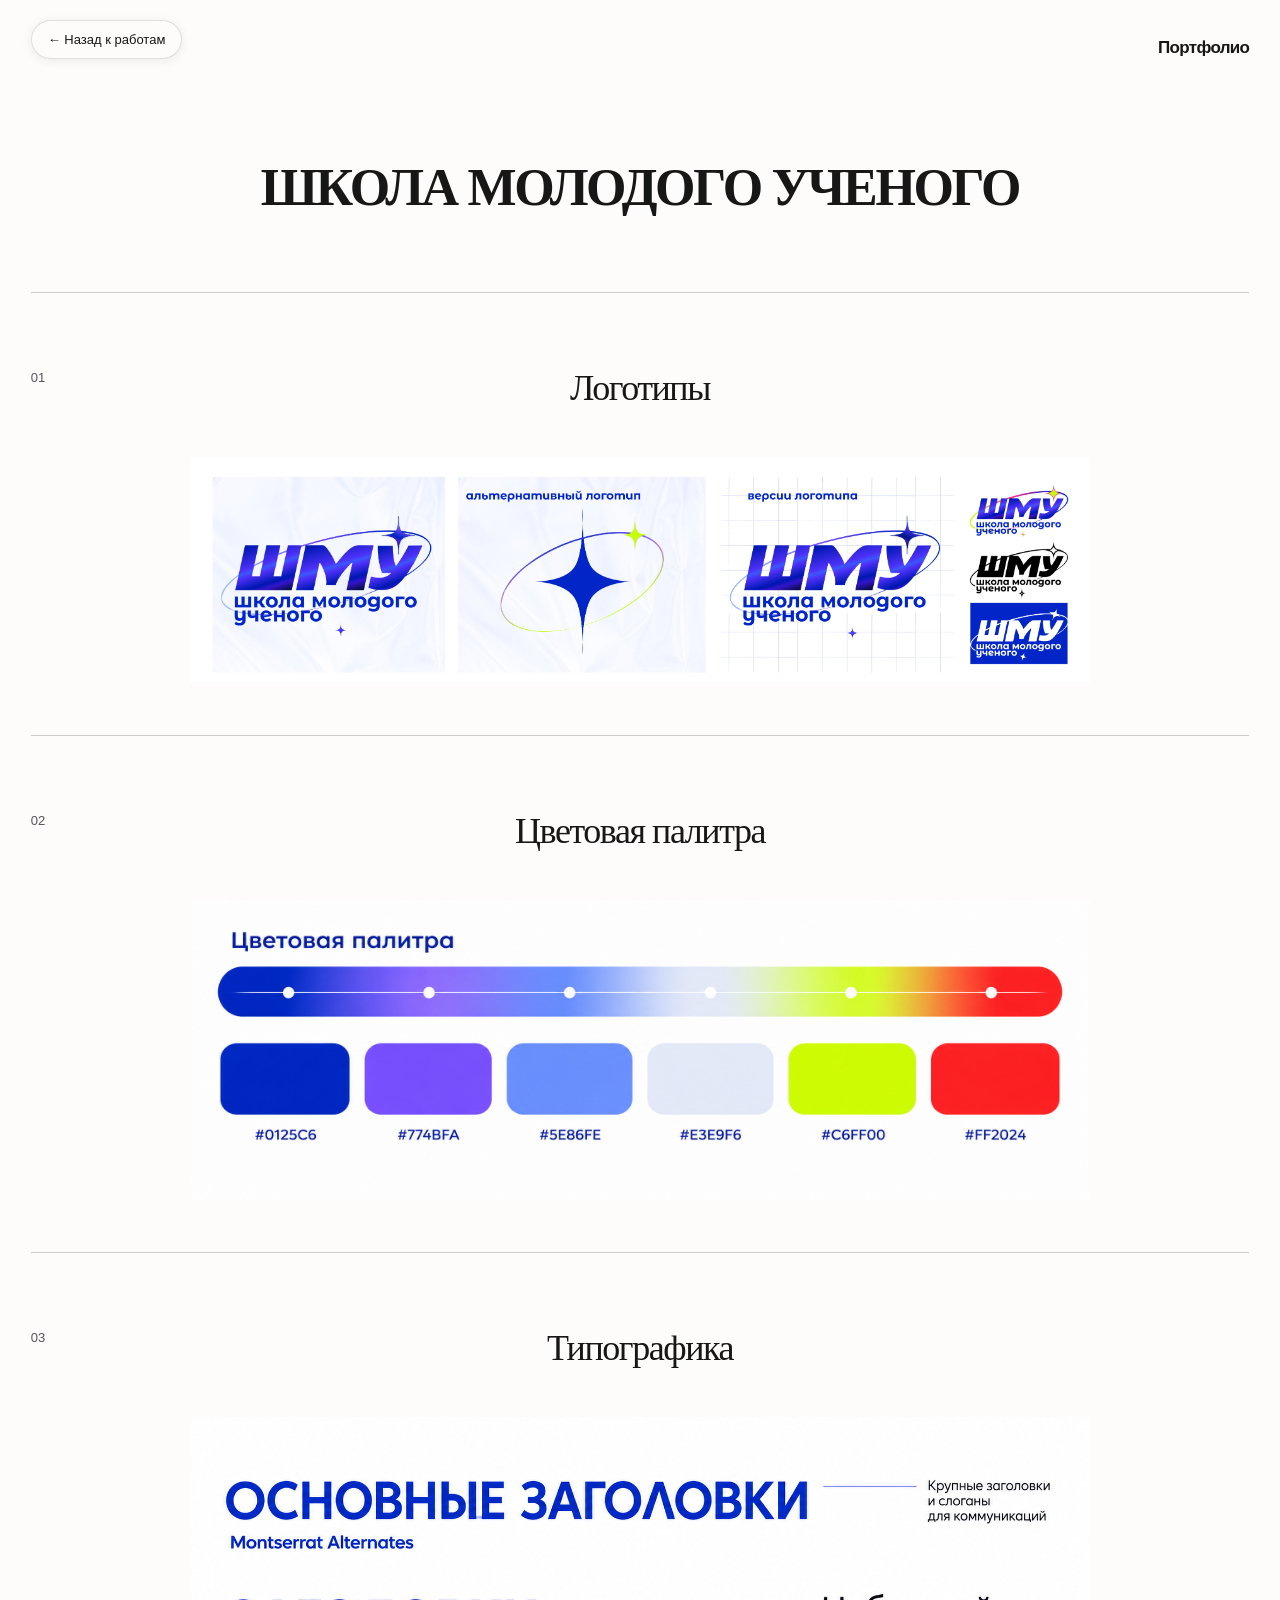
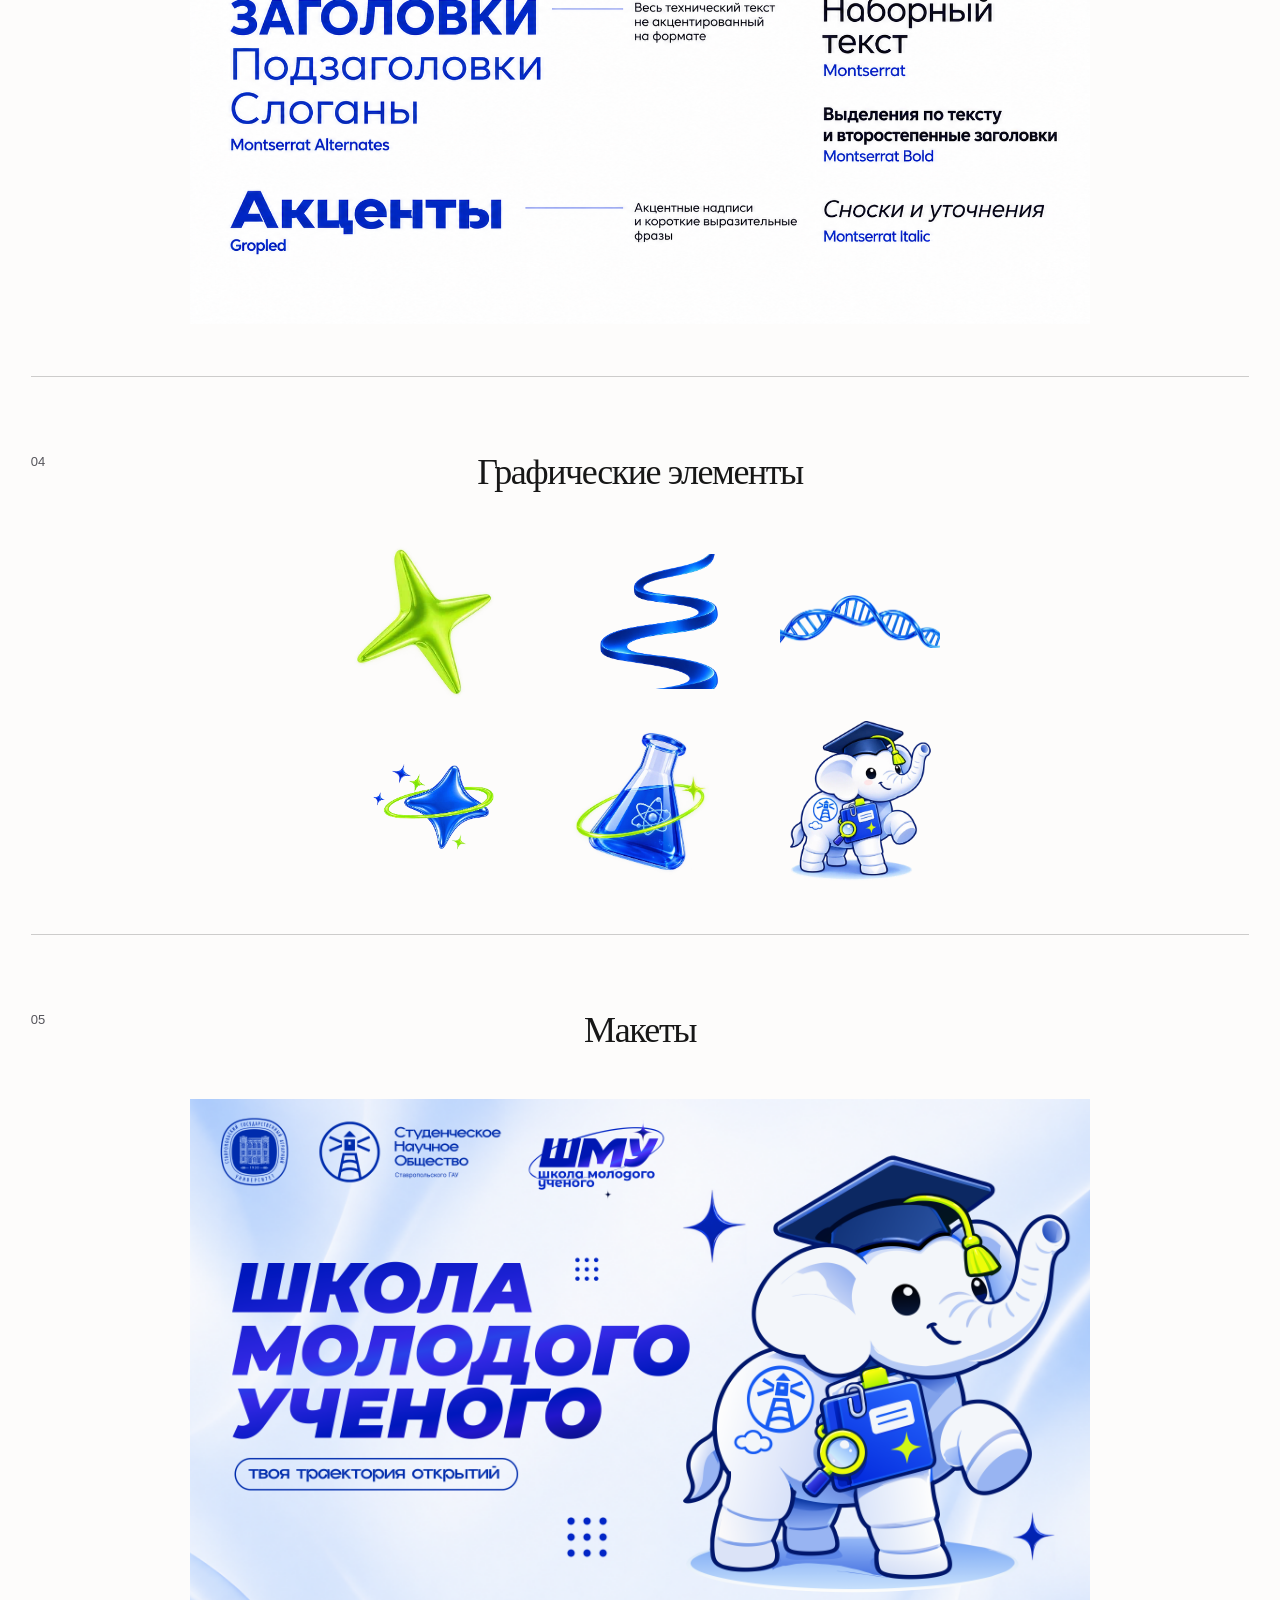
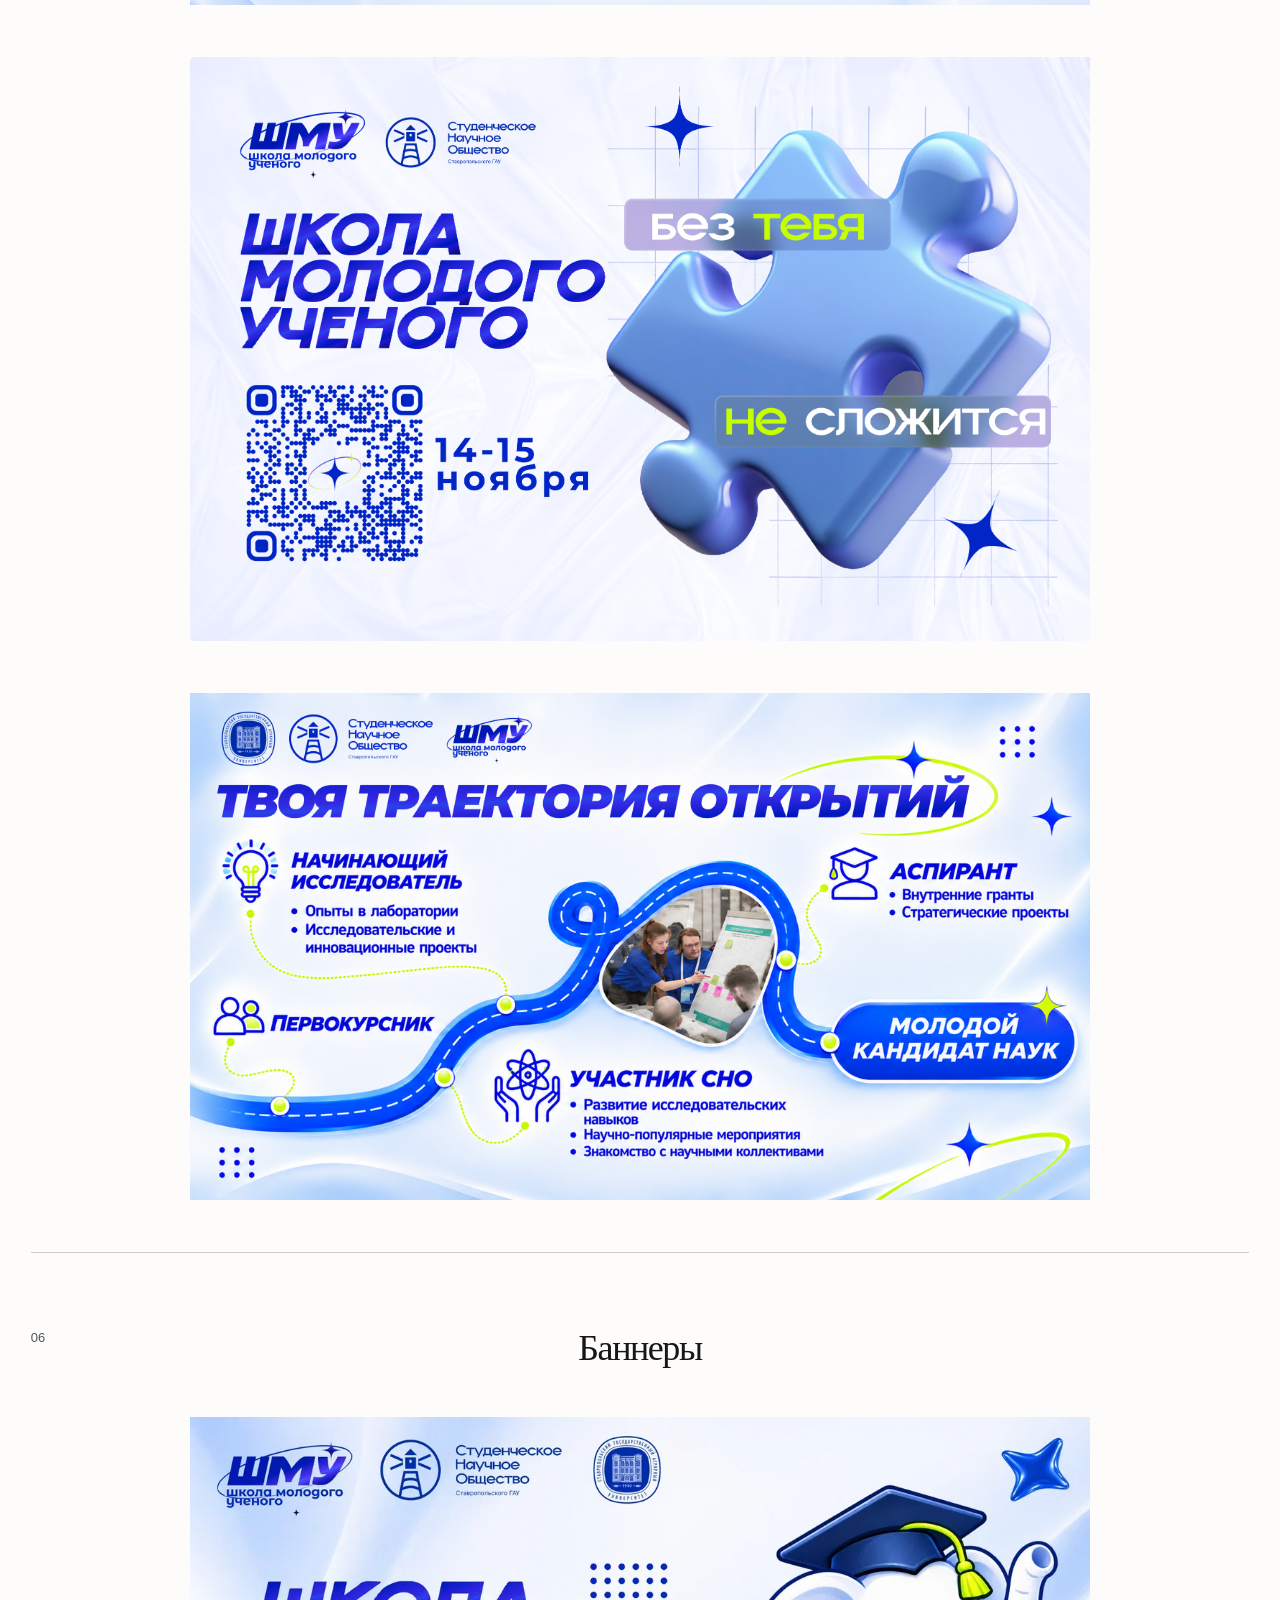
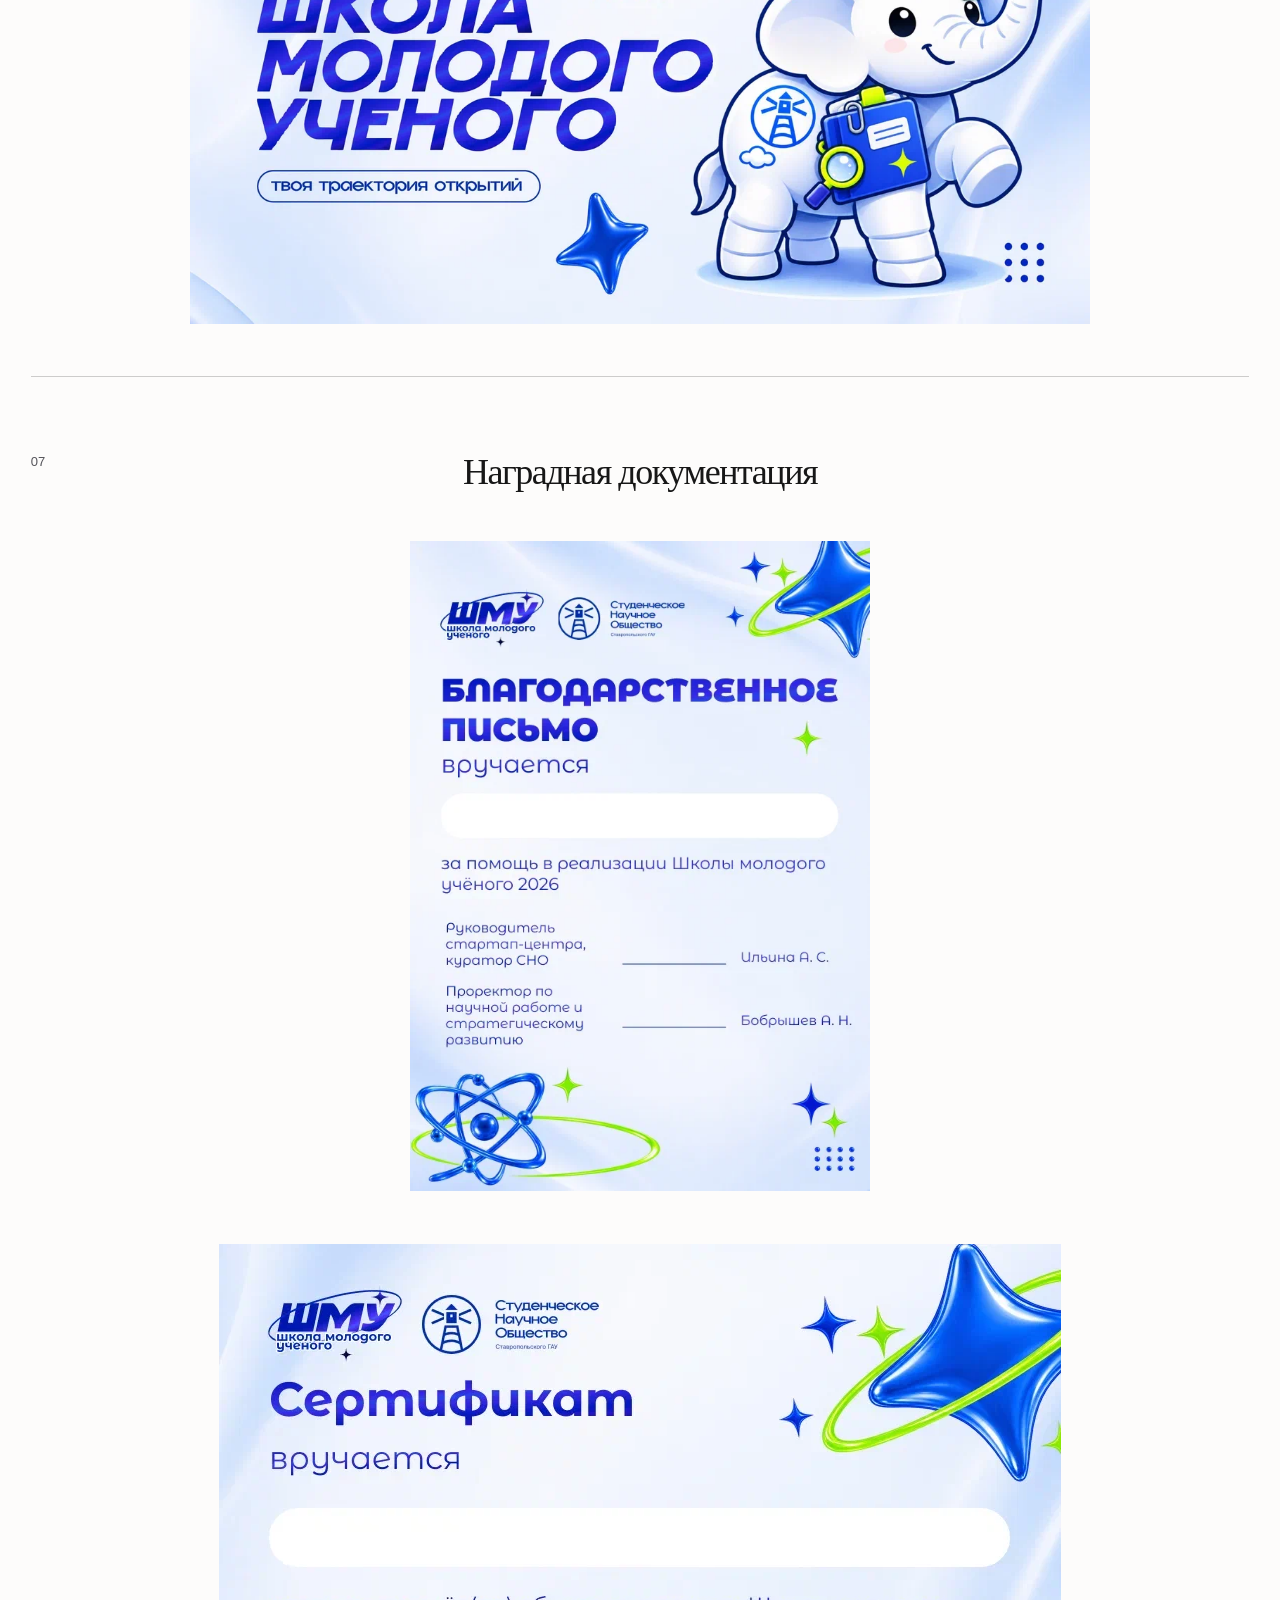
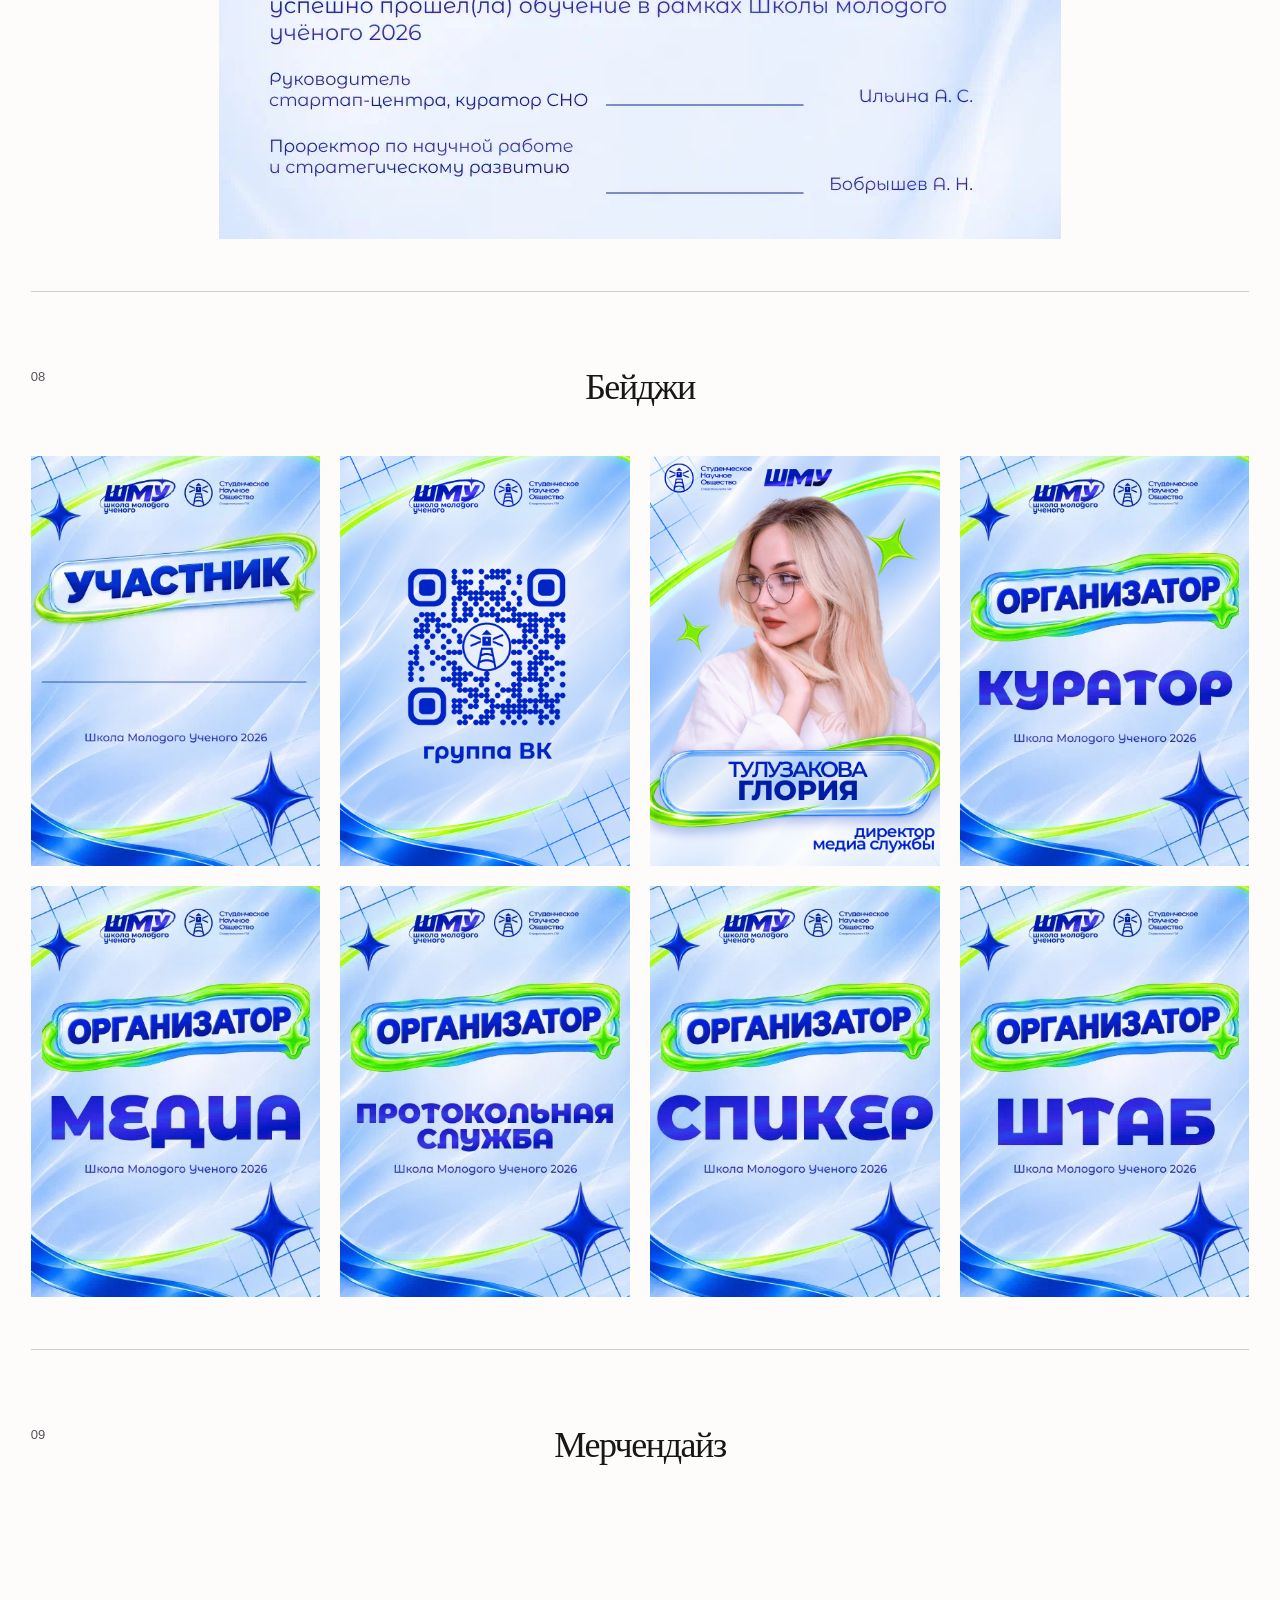
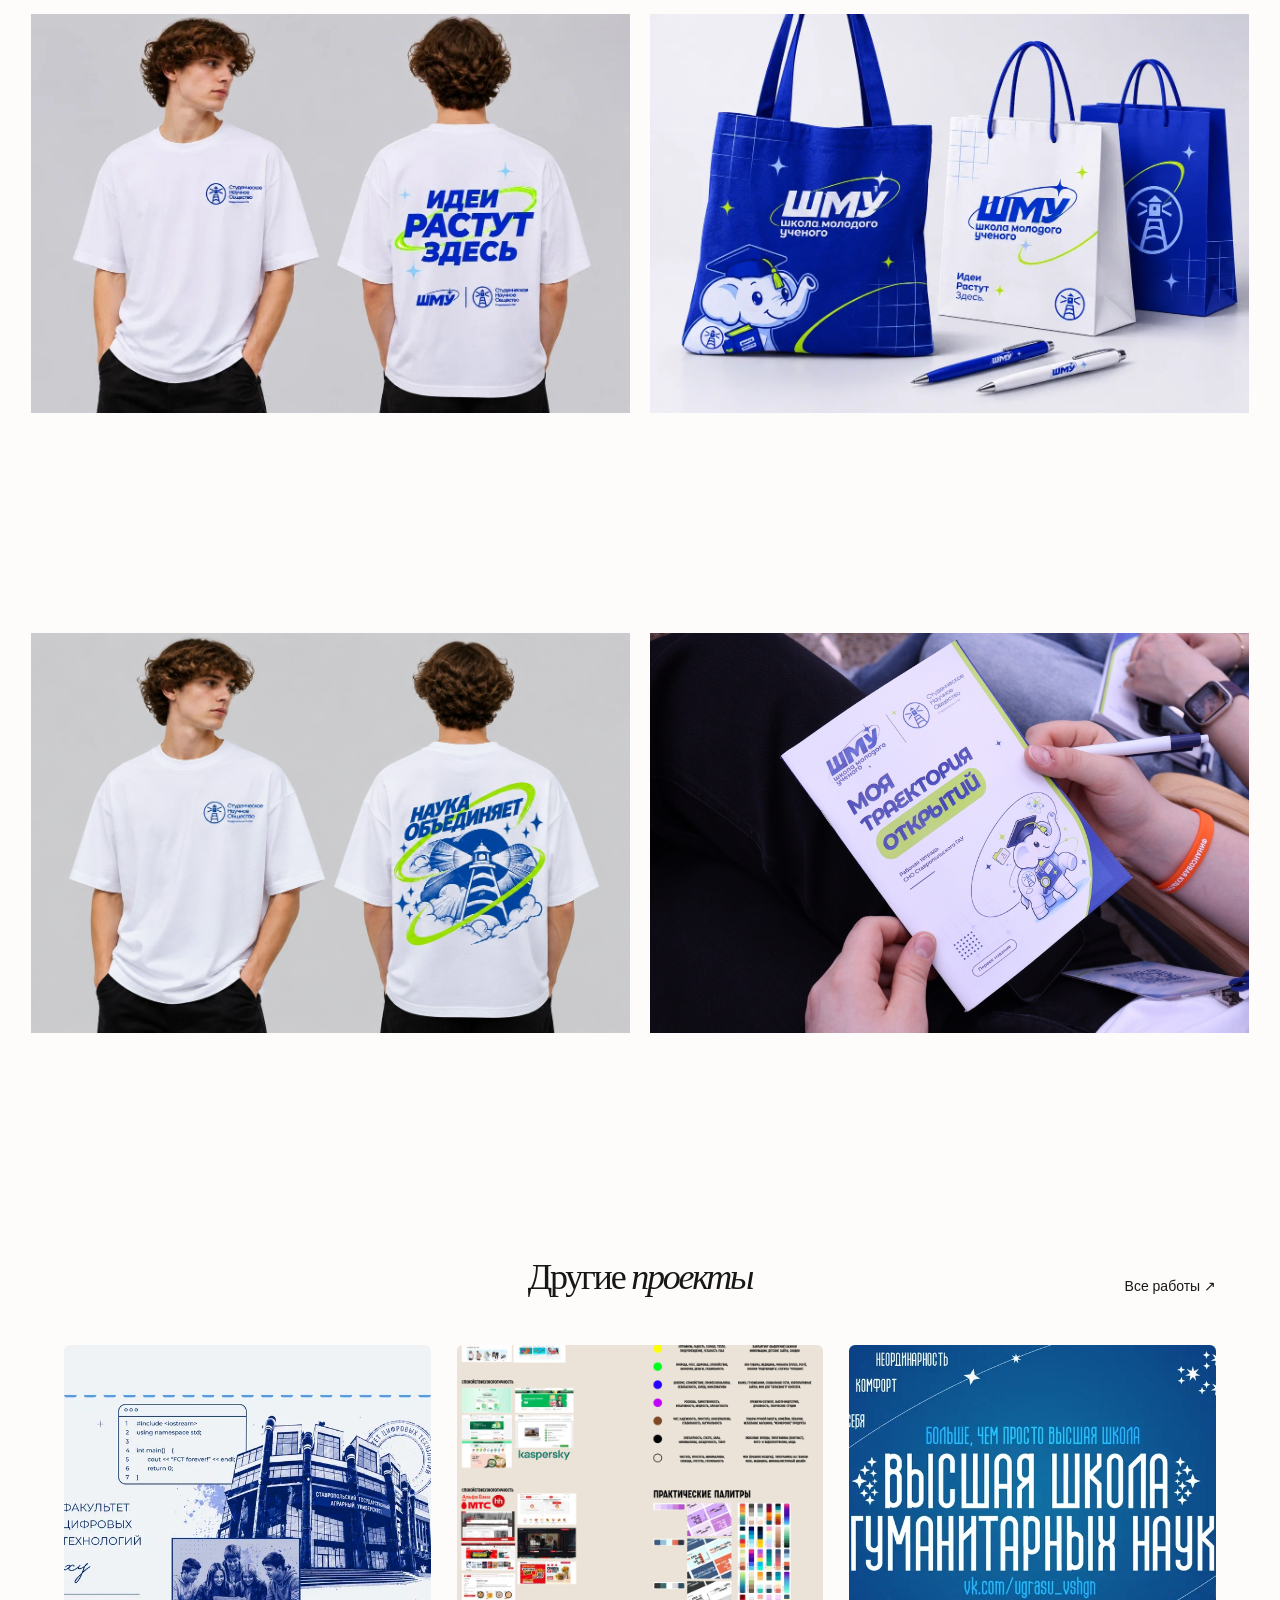
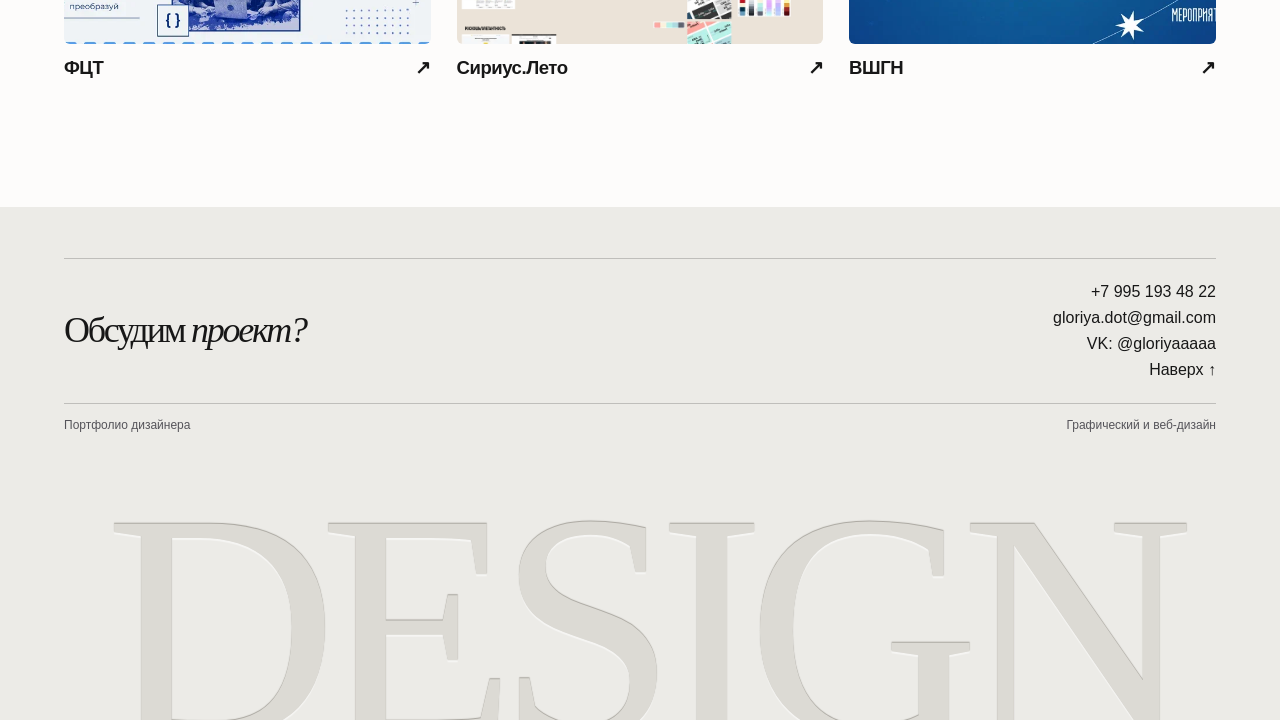
<file: shmu.html>
<!doctype html>
<html lang="ru">
<head>
  <meta charset="utf-8">
  <meta name="viewport" content="width=device-width, initial-scale=1">
  <link rel="icon" type="image/svg+xml" href="img/favicon-shmu.svg">
  <title>ШМУ — Портфолио</title>
  <link rel="stylesheet" href="css/style.css">
</head>
<body id="top" class="shmu-page">
  <header class="case-nav">
    <a href="index.html#projects">← Назад к работам</a>
    <a class="wordmark" href="index.html">Портфолио</a>
  </header>
  <main>
    <article class="case shmu-case">
      <header class="case-heading">
        <h1>ШКОЛА МОЛОДОГО УЧЕНОГО</h1>
      </header>
      <div class="case-gallery" aria-label="Материалы проекта">
        <section class="case-section">
          <div class="case-section-heading"><span>01</span><h2>Логотипы</h2></div>
          <div class="case-media">
            <img src="img/shmu1.png" alt="Три варианта логотипа ШМУ" loading="lazy">
          </div>
        </section>
        <section class="case-section">
          <div class="case-section-heading"><span>02</span><h2>Цветовая палитра</h2></div>
          <div class="case-media">
            <img src="img/shmu2.png" alt="Цветовая палитра ШМУ" loading="lazy">
          </div>
        </section>
        <section class="case-section typography">
          <div class="case-section-heading"><span>03</span><h2>Типографика</h2></div>
          <div class="case-media">
            <img src="img/shmu3.png" alt="Типографика ШМУ" loading="lazy">
          </div>
        </section>
        <section class="case-section">
          <div class="case-section-heading"><span>04</span><h2>Графические элементы</h2></div>
          <div class="case-media graphics">
            <img src="img/shmu-lime-star.webp" alt="Лаймовая звезда" loading="lazy">
            <img src="img/shmu-ribbon.webp" alt="Синяя лента" loading="lazy">
            <img src="img/shmu-dna.webp" alt="ДНК" loading="lazy">
            <img src="img/shmu-blue-star.webp" alt="Синяя звезда" loading="lazy">
            <img src="img/shmu-flask.webp" alt="Колба" loading="lazy">
            <img src="img/shmu-mascot.webp" alt="Маскот" loading="lazy">
          </div>
        </section>
        <section class="case-section">
          <div class="case-section-heading"><span>05</span><h2>Макеты</h2></div>
          <div class="case-media">
            <img src="img/shmu4.png" alt="Титульный макет с маскотом" loading="lazy">
            <img src="img/shmu5.png" alt="Промо «Без тебя не сложится»" loading="lazy">
            <img src="img/shmu6.png" alt="Инфографика «Твоя траектория открытий»" loading="lazy">
          </div>
        </section>
        <section class="case-section">
          <div class="case-section-heading"><span>06</span><h2>Баннеры</h2></div>
          <div class="case-media">
            <img src="img/shmu.webp" alt="Баннер FUTAZh" loading="lazy">
          </div>
        </section>
        <section class="case-section">
          <div class="case-section-heading"><span>07</span><h2>Наградная документация</h2></div>
          <div class="case-media">
            <img src="img/shmu-thanks.webp" alt="Благодарность ШМУ" loading="lazy">
            <img src="img/shmu-certificate.webp" alt="Сертификат ШМУ" loading="lazy">
          </div>
        </section>
        <section class="case-section">
          <div class="case-section-heading"><span>08</span><h2>Бейджи</h2></div>
          <div class="case-media shmu-badges">
            <img src="img/shmu-badge.webp" alt="Бейдж участника ШМУ" loading="lazy">
            <img src="img/bage.jpg" alt="Бейдж ШМУ" loading="lazy">
            <img src="img/bage2.jpg" alt="Бейдж ШМУ" loading="lazy">
            <img src="img/shmu-badge-curators.webp" alt="Бейдж кураторов ШМУ" loading="lazy">
            <img src="img/shmu-badge-media.webp" alt="Бейдж медиа ШМУ" loading="lazy">
            <img src="img/shmu-badge-protocol.webp" alt="Бейдж протокольной службы ШМУ" loading="lazy">
            <img src="img/shmu-badge-speakers.webp" alt="Бейдж спикеров ШМУ" loading="lazy">
            <img src="img/shmu-badge-staff.webp" alt="Бейдж штаба ШМУ" loading="lazy">
          </div>
        </section>
        <section class="case-section">
          <div class="case-section-heading"><span>09</span><h2>Мерчендайз</h2></div>
          <div class="case-media shmu-merch">
            <img src="img/shmu-merch.webp" alt="Футболка участника ШМУ" loading="lazy">
            <img src="img/shmu-collection.webp" alt="Брендированная коллекция ШМУ" loading="lazy">
            <img src="img/merchend.jpg" alt="Мерчендайз ШМУ" loading="lazy">
            <img src="img/work-note.jpg" alt="Блокнот ШМУ" loading="lazy">
          </div>
        </section>
      </div>
    </article>
    <section class="related" aria-labelledby="related-title">
      <div class="related-heading"><h2 id="related-title">Другие <em>проекты</em></h2><a href="index.html#projects">Все работы ↗</a></div>
      <div class="related-grid"><a class="related-card" href="fct.html"><span class="related-cover mint" style="--cover: url('../img/fct.webp')"></span><span>ФЦТ <span aria-hidden="true">↗</span></span></a><a class="related-card" href="sirius-leto.html"><span class="related-cover sand" style="--cover: url('../img/sirius-leto.webp')"></span><span>Сириус.Лето <span aria-hidden="true">↗</span></span></a><a class="related-card" href="vshgn.html"><span class="related-cover blue" style="--cover: url('../img/vshgn.webp')"></span><span>ВШГН <span aria-hidden="true">↗</span></span></a></div>
    </section>
  </main>
  <footer class="footer" id="contact">
    <div class="footer-top"><h2>Обсудим <em>проект?</em></h2><div class="footer-contact"><a href="tel:+79951934822">+7 995 193 48 22</a><a href="mailto:gloriya.dot@gmail.com">gloriya.dot@gmail.com</a><a href="https://vk.com/gloriyaaaaa" target="_blank" rel="noreferrer">VK: @gloriyaaaaa</a><a href="#top">Наверх <span aria-hidden="true">↑</span></a></div></div>
    <div class="footer-bottom"><span>Портфолио дизайнера</span><span>Графический и веб-дизайн</span></div>
    <div class="footer-word" aria-hidden="true">DESIGN</div>
  </footer>
</body>
</html>
</file>
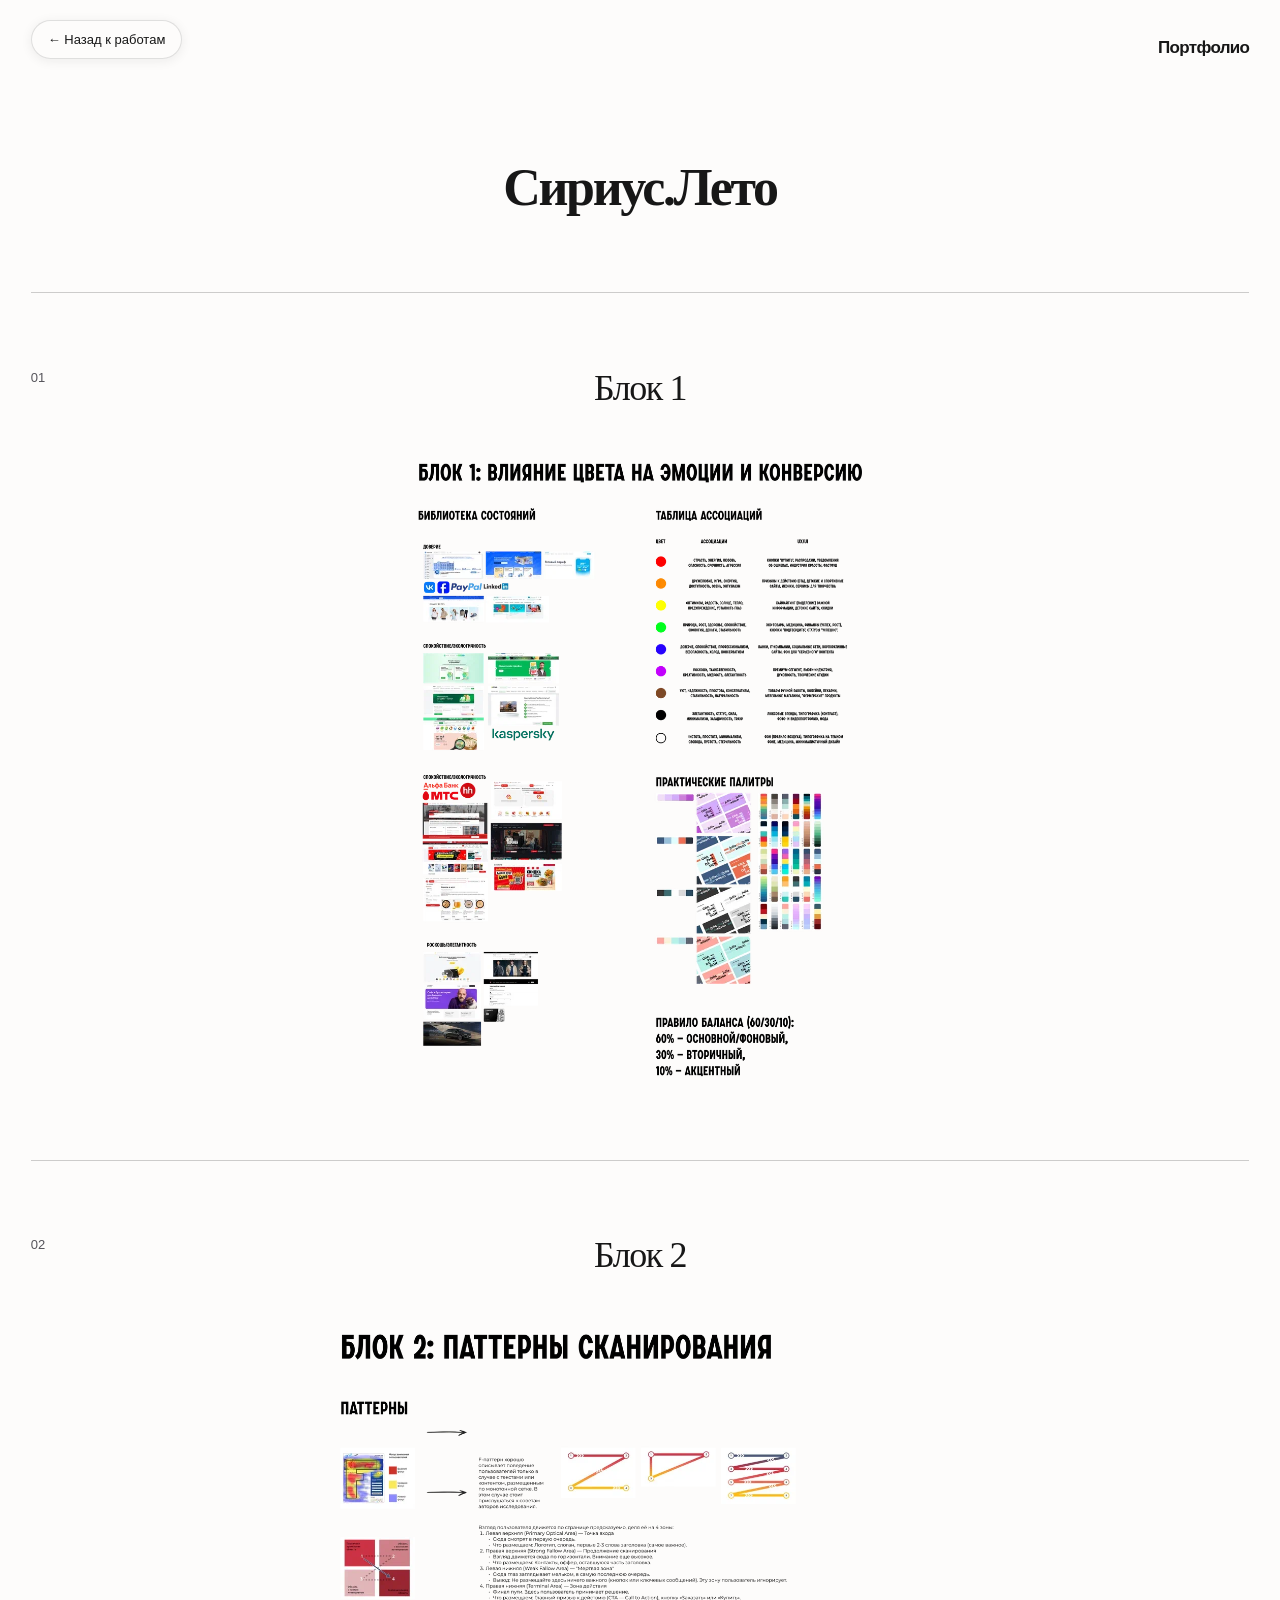
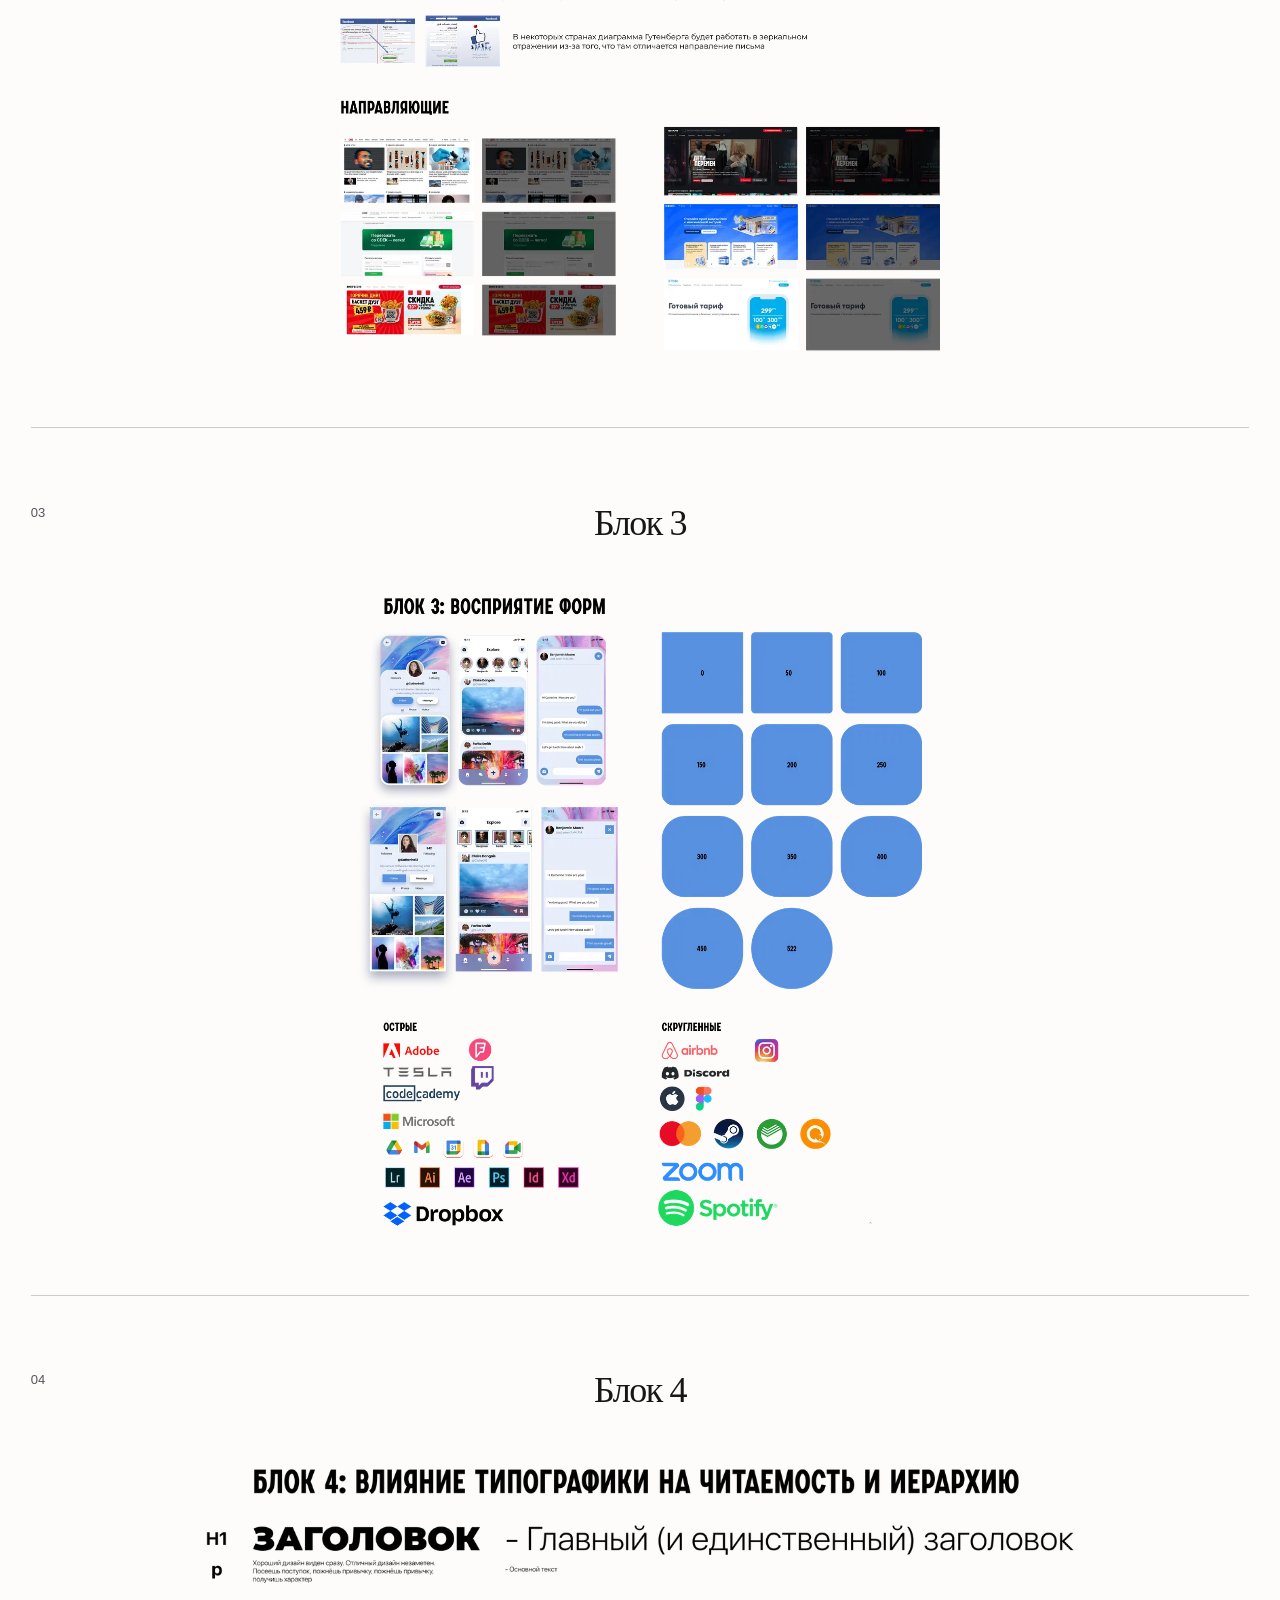
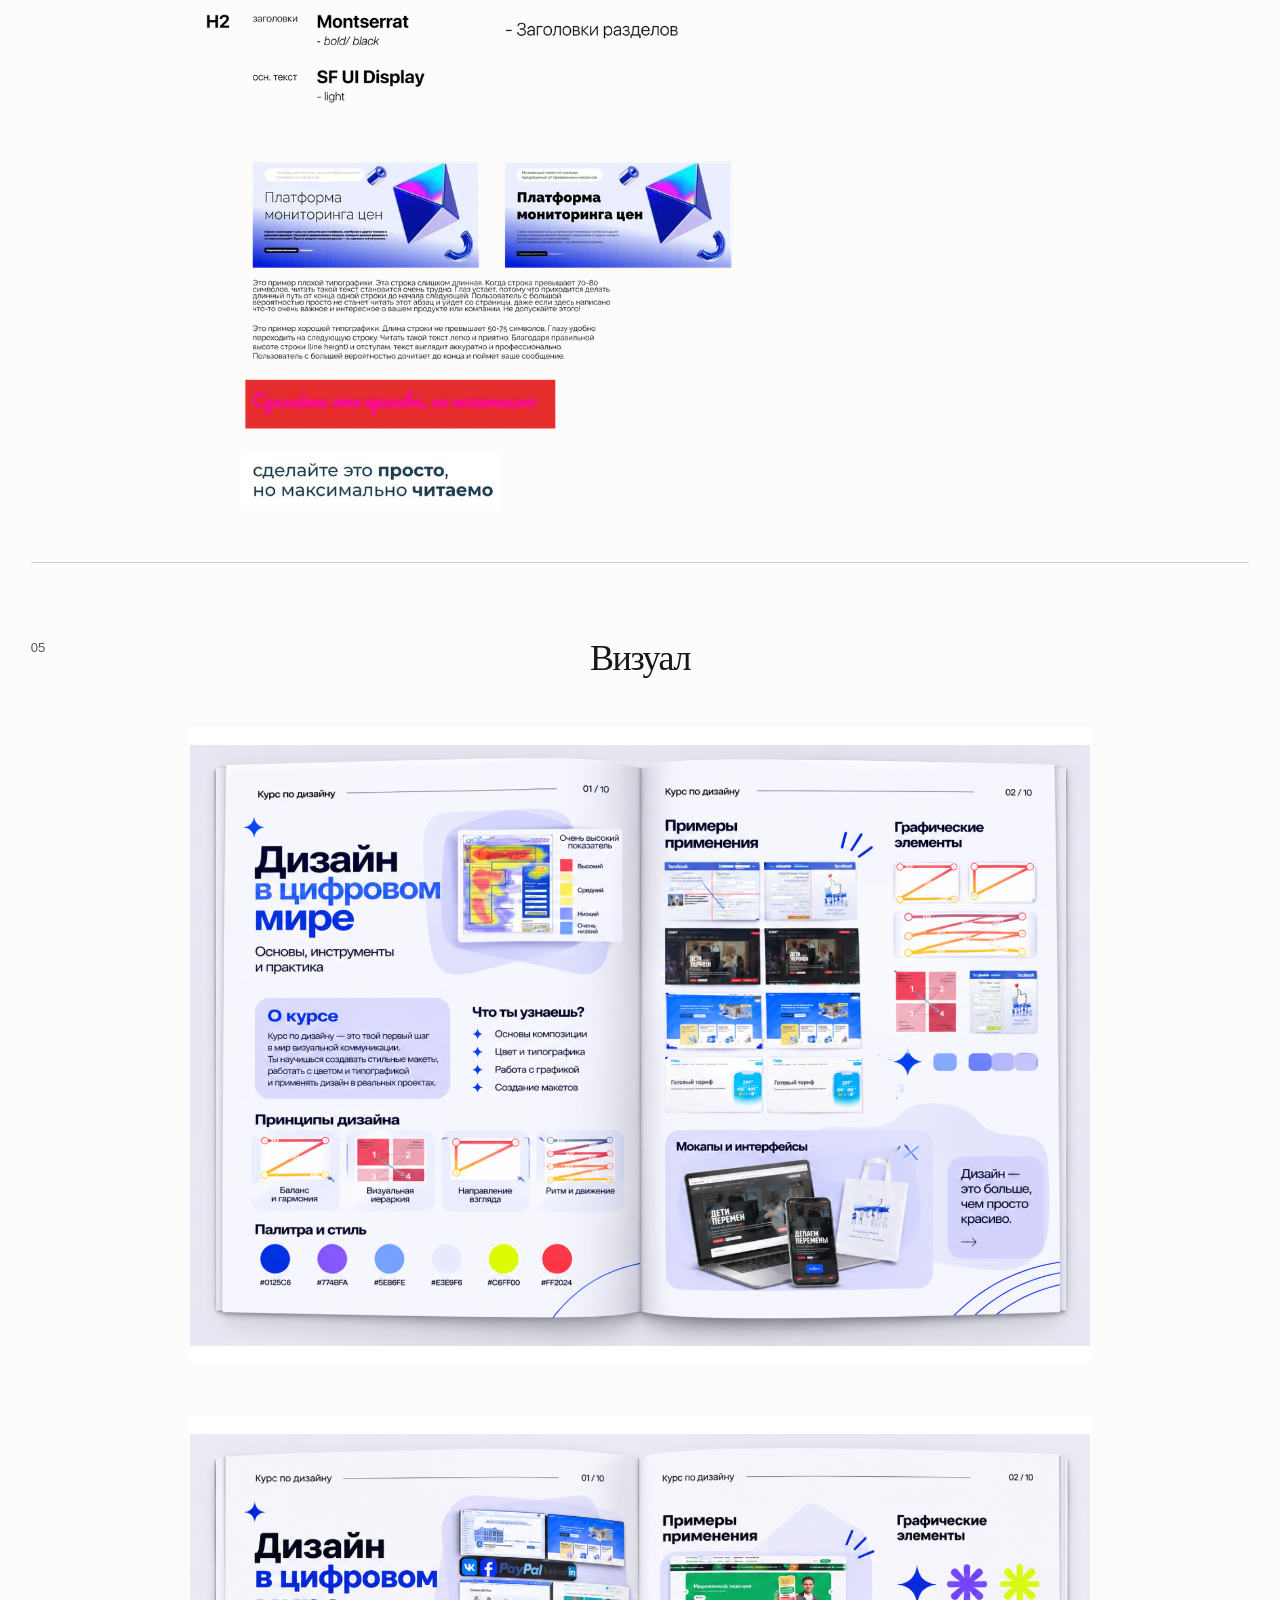
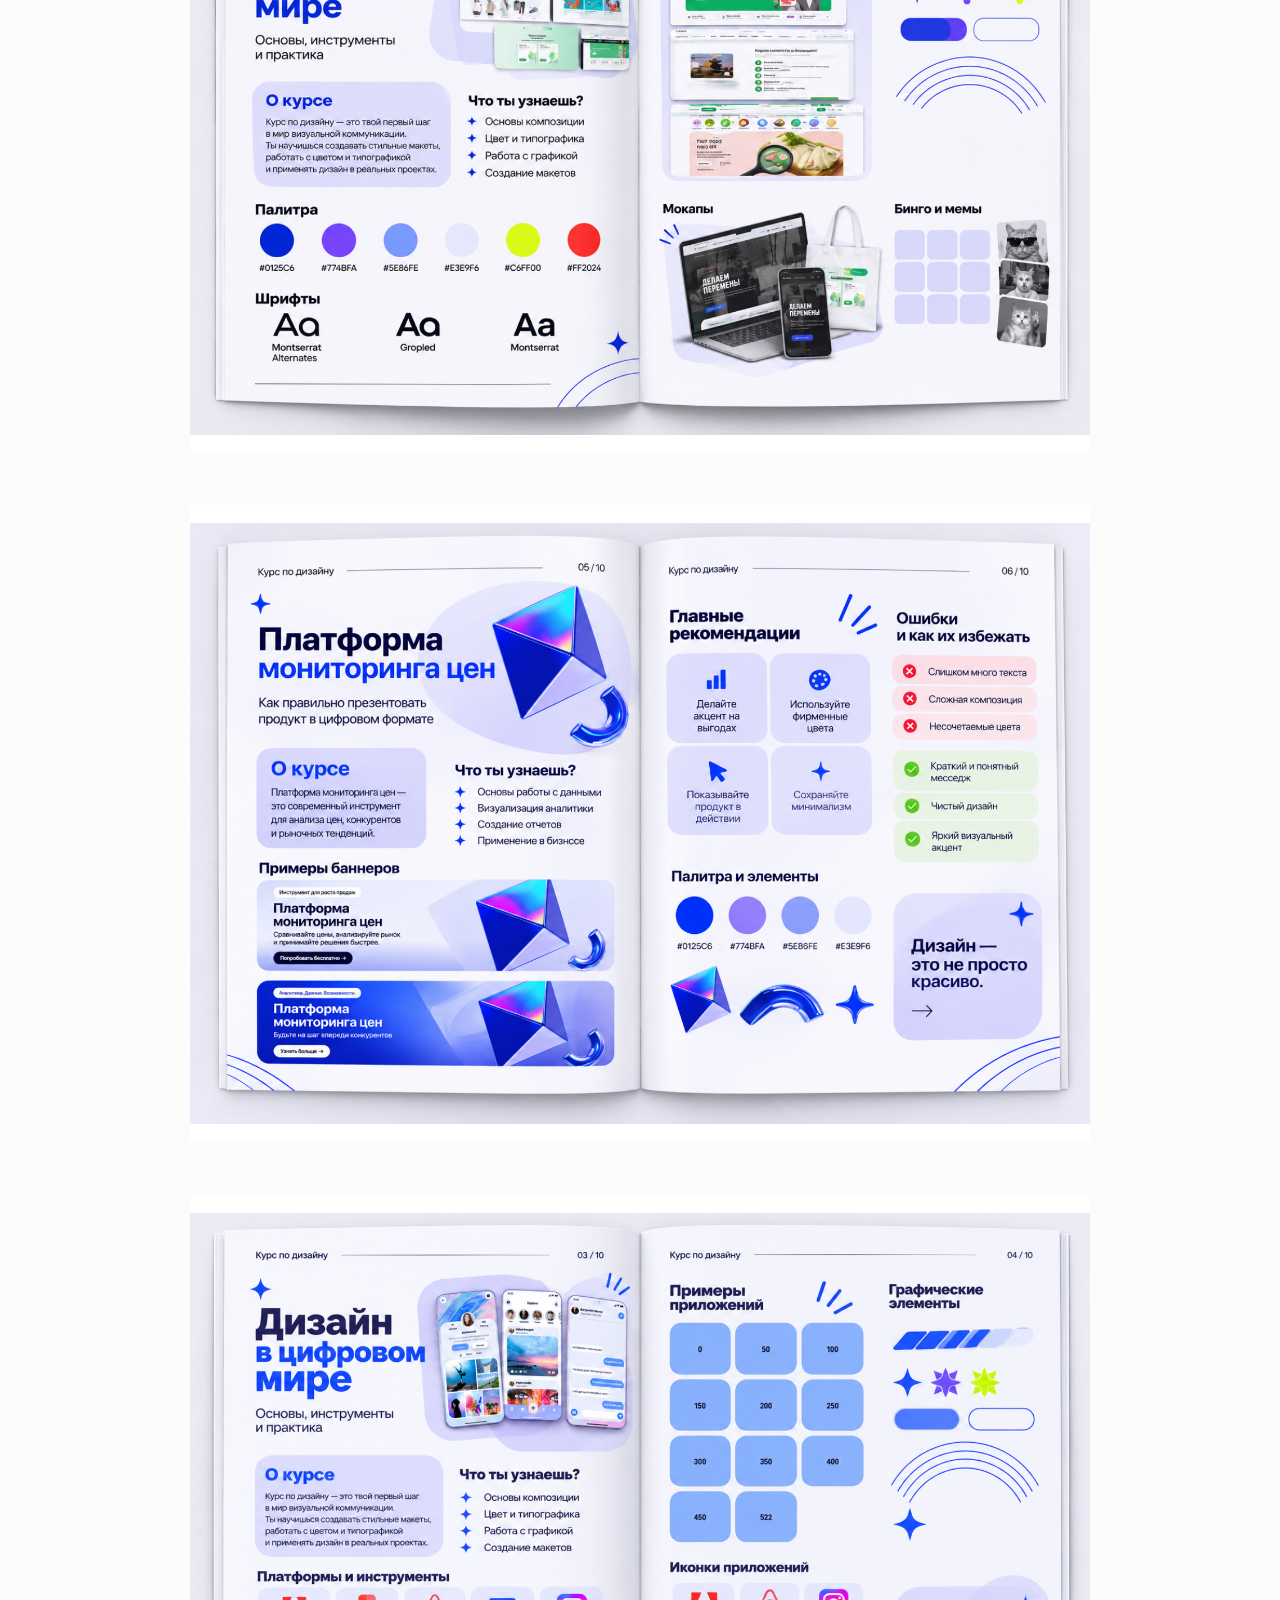
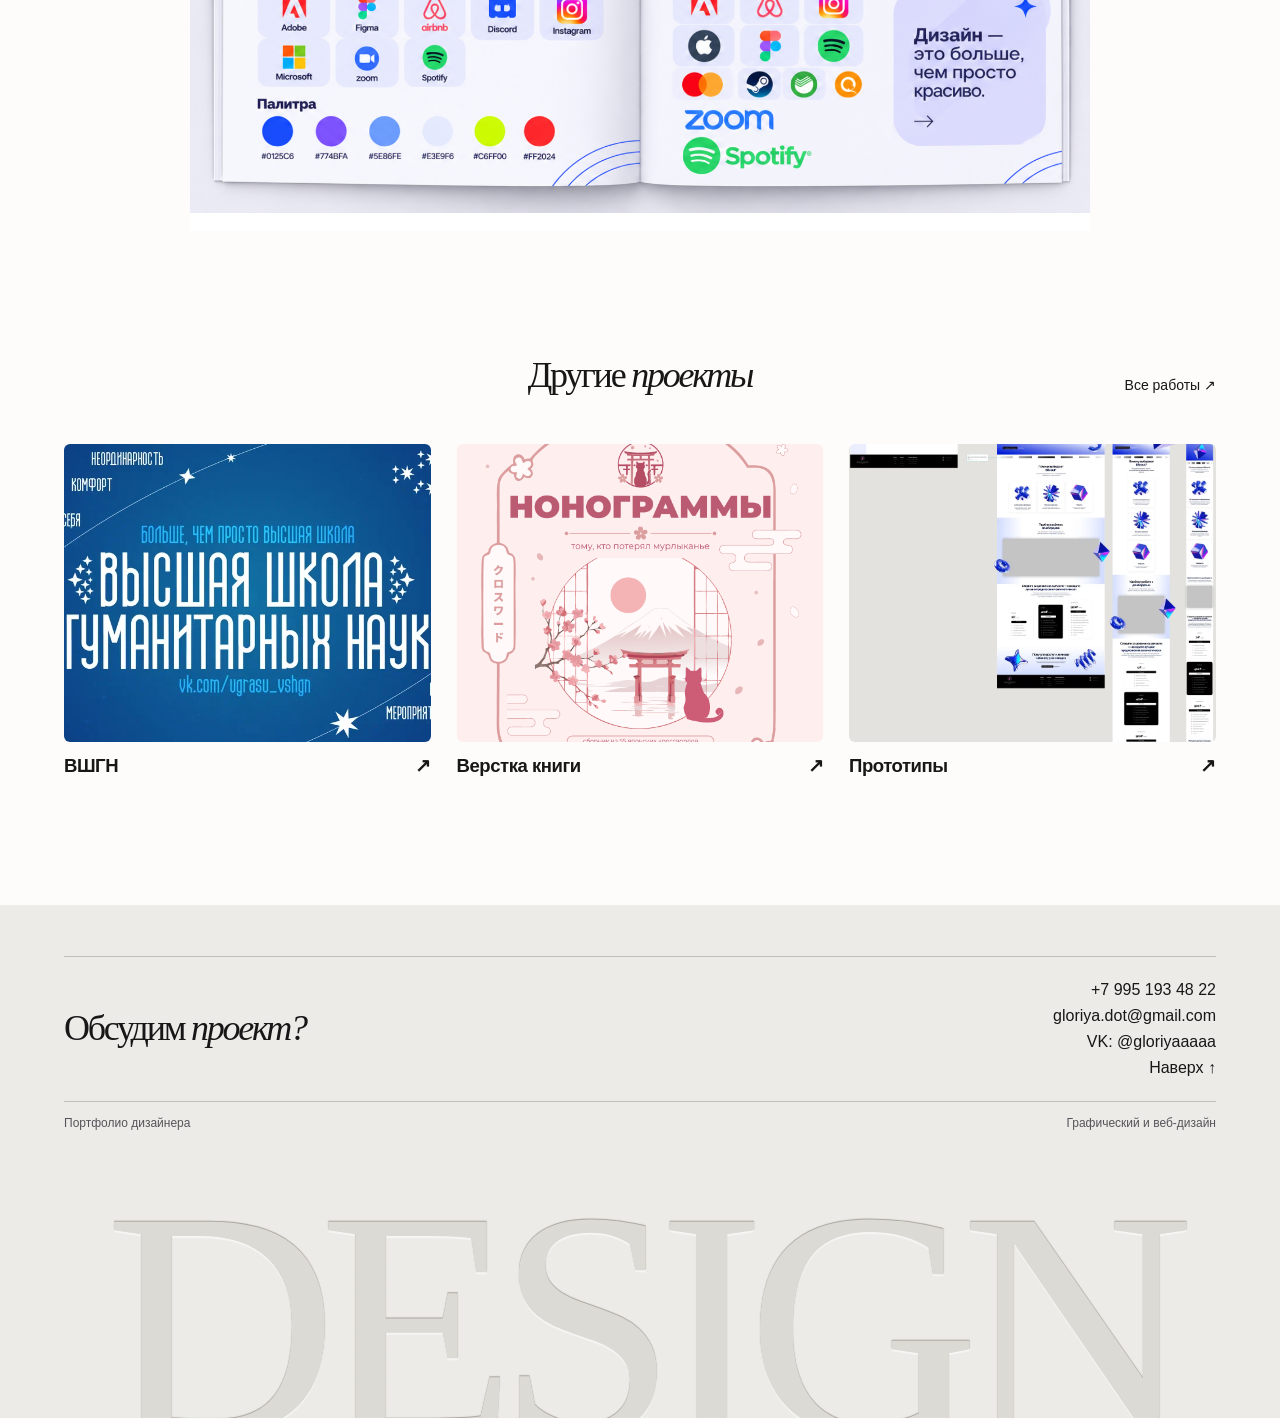
<file: sirius-leto.html>
<!doctype html>
<html lang="ru">
<head>
  <meta charset="utf-8">
  <meta name="viewport" content="width=device-width, initial-scale=1">
  <link rel="icon" type="image/svg+xml" href="img/favicon-sirius.svg">
  <title>Сириус.Лето — Портфолио</title>
  <link rel="stylesheet" href="css/style.css">
</head>
<body id="top">
  <header class="case-nav">
    <a href="index.html#projects">← Назад к работам</a>
    <a class="wordmark" href="index.html">Портфолио</a>
  </header>
  <main>
    <article class="case sirius-case">
      <header class="case-heading">
        <h1>Сириус.Лето</h1>
      </header>
      <div class="case-gallery" aria-label="Материалы проекта">
        <section class="case-section">
          <div class="case-section-heading"><span>01</span><h2>Блок 1</h2></div>
          <div class="case-media"><img src="img/sirius-leto.webp" alt="Оформление блока 1 курса" loading="lazy"></div>
        </section>
        <section class="case-section">
          <div class="case-section-heading"><span>02</span><h2>Блок 2</h2></div>
          <div class="case-media"><img src="img/sirius-block-2.webp" alt="Оформление блока 2 курса" loading="lazy"></div>
        </section>
        <section class="case-section">
          <div class="case-section-heading"><span>03</span><h2>Блок 3</h2></div>
          <div class="case-media"><img src="img/sirius-block-3.webp" alt="Оформление блока 3 курса" loading="lazy"></div>
        </section>
        <section class="case-section">
          <div class="case-section-heading"><span>04</span><h2>Блок 4</h2></div>
          <div class="case-media"><img src="img/sirius-block-4.webp" alt="Оформление блока 4 курса" loading="lazy"></div>
        </section>
        <section class="case-section">
          <div class="case-section-heading"><span>05</span><h2>Визуал</h2></div>
          <div class="case-media sirius-visuals">
            <img src="img/sirius-visual-1.png" alt="Оформление блока 1 курса" loading="lazy">
            <img src="img/sirius-visual-2.png" alt="Оформление блока 2 курса" loading="lazy">
            <img src="img/sirius-visual-3.png" alt="Оформление блока 3 курса" loading="lazy">
            <img src="img/sirius-visual-4.png" alt="Оформление блока 4 курса" loading="lazy">
          </div>
        </section>
      </div>
    </article>
    <section class="related" aria-labelledby="related-title">
      <div class="related-heading"><h2 id="related-title">Другие <em>проекты</em></h2><a href="index.html#projects">Все работы ↗</a></div>
      <div class="related-grid"><a class="related-card" href="vshgn.html"><span class="related-cover blue" style="--cover: url('../img/vshgn.webp')"></span><span>ВШГН <span aria-hidden="true">↗</span></span></a><a class="related-card" href="book.html"><span class="related-cover rose" style="--cover: url('../img/book-cover.png')"></span><span>Верстка книги <span aria-hidden="true">↗</span></span></a><a class="related-card" href="prototypes.html"><span class="related-cover stone" style="--cover: url('../img/prototypes.webp')"></span><span>Прототипы <span aria-hidden="true">↗</span></span></a></div>
    </section>
  </main>
  <footer class="footer" id="contact">
    <div class="footer-top"><h2>Обсудим <em>проект?</em></h2><div class="footer-contact"><a href="tel:+79951934822">+7 995 193 48 22</a><a href="mailto:gloriya.dot@gmail.com">gloriya.dot@gmail.com</a><a href="https://vk.com/gloriyaaaaa" target="_blank" rel="noreferrer">VK: @gloriyaaaaa</a><a href="#top">Наверх <span aria-hidden="true">↑</span></a></div></div>
    <div class="footer-bottom"><span>Портфолио дизайнера</span><span>Графический и веб-дизайн</span></div>
    <div class="footer-word" aria-hidden="true">DESIGN</div>
  </footer>
</body>
</html>
</file>
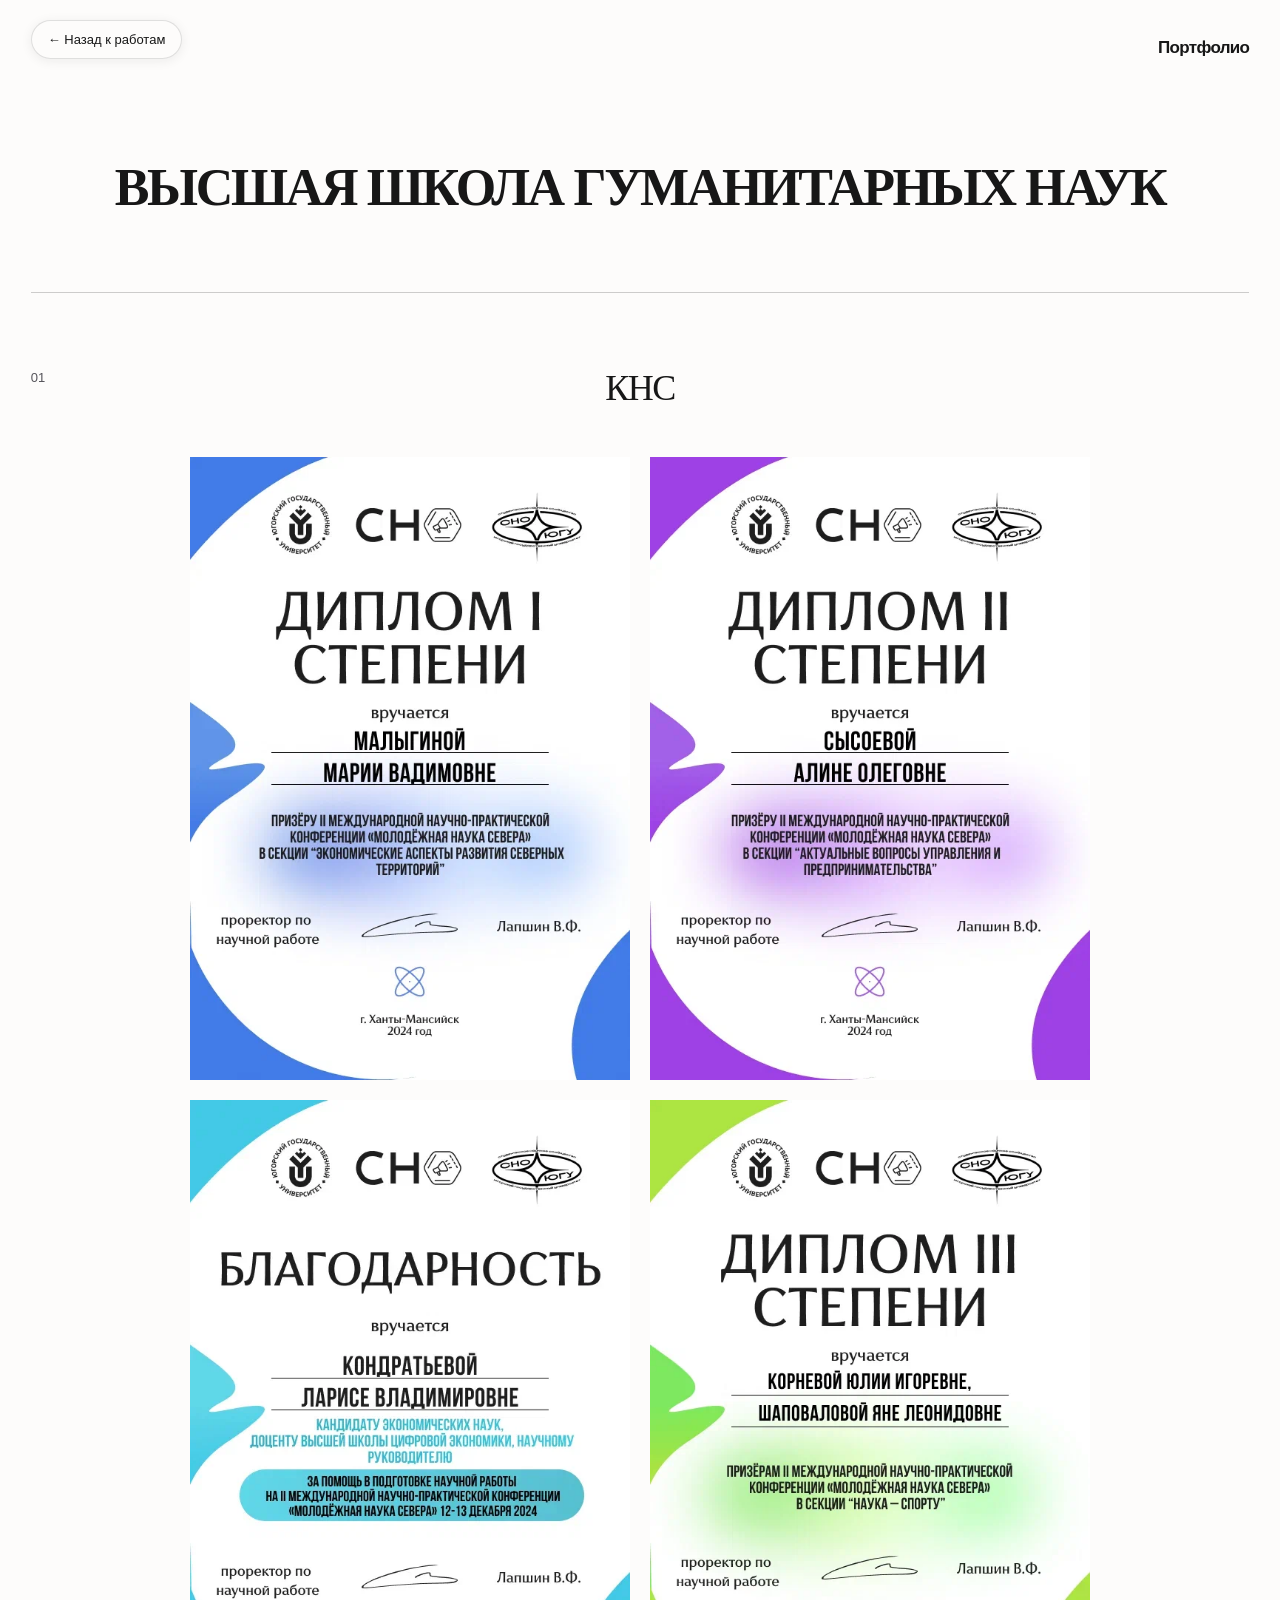
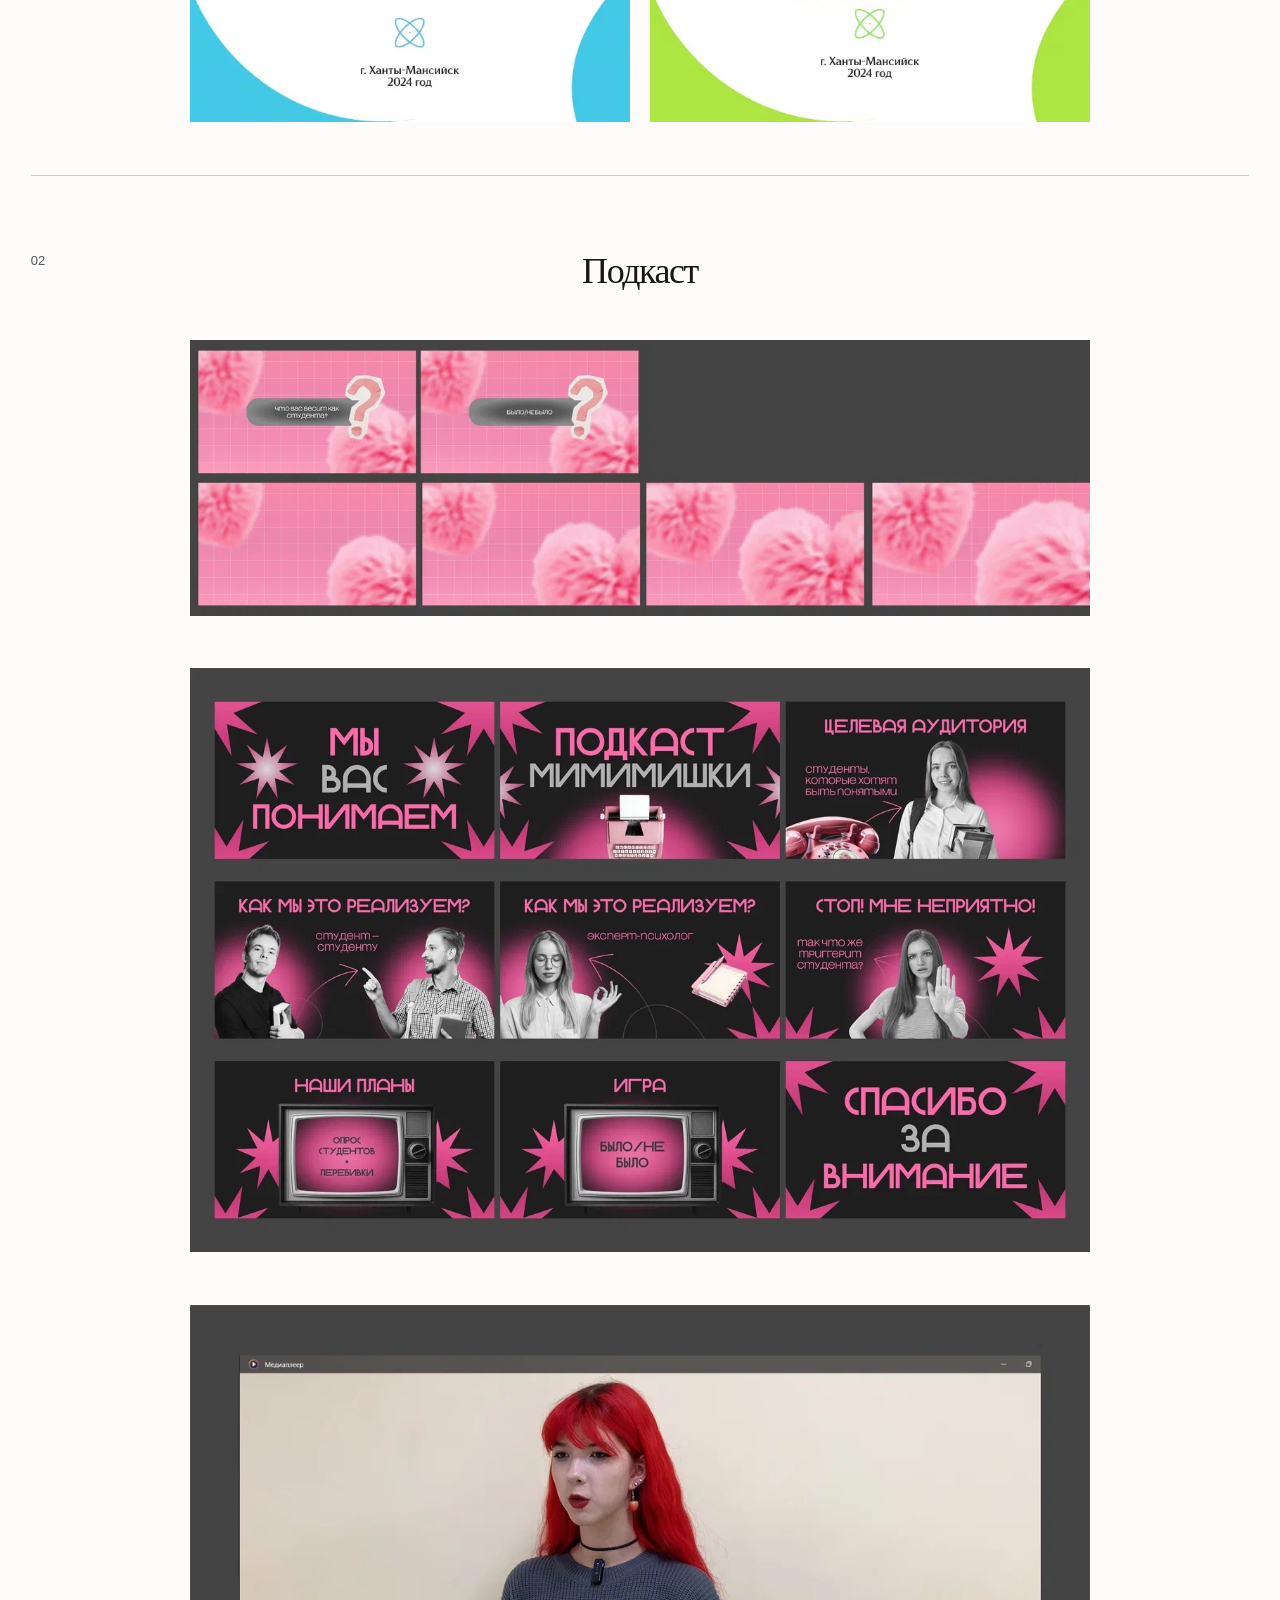
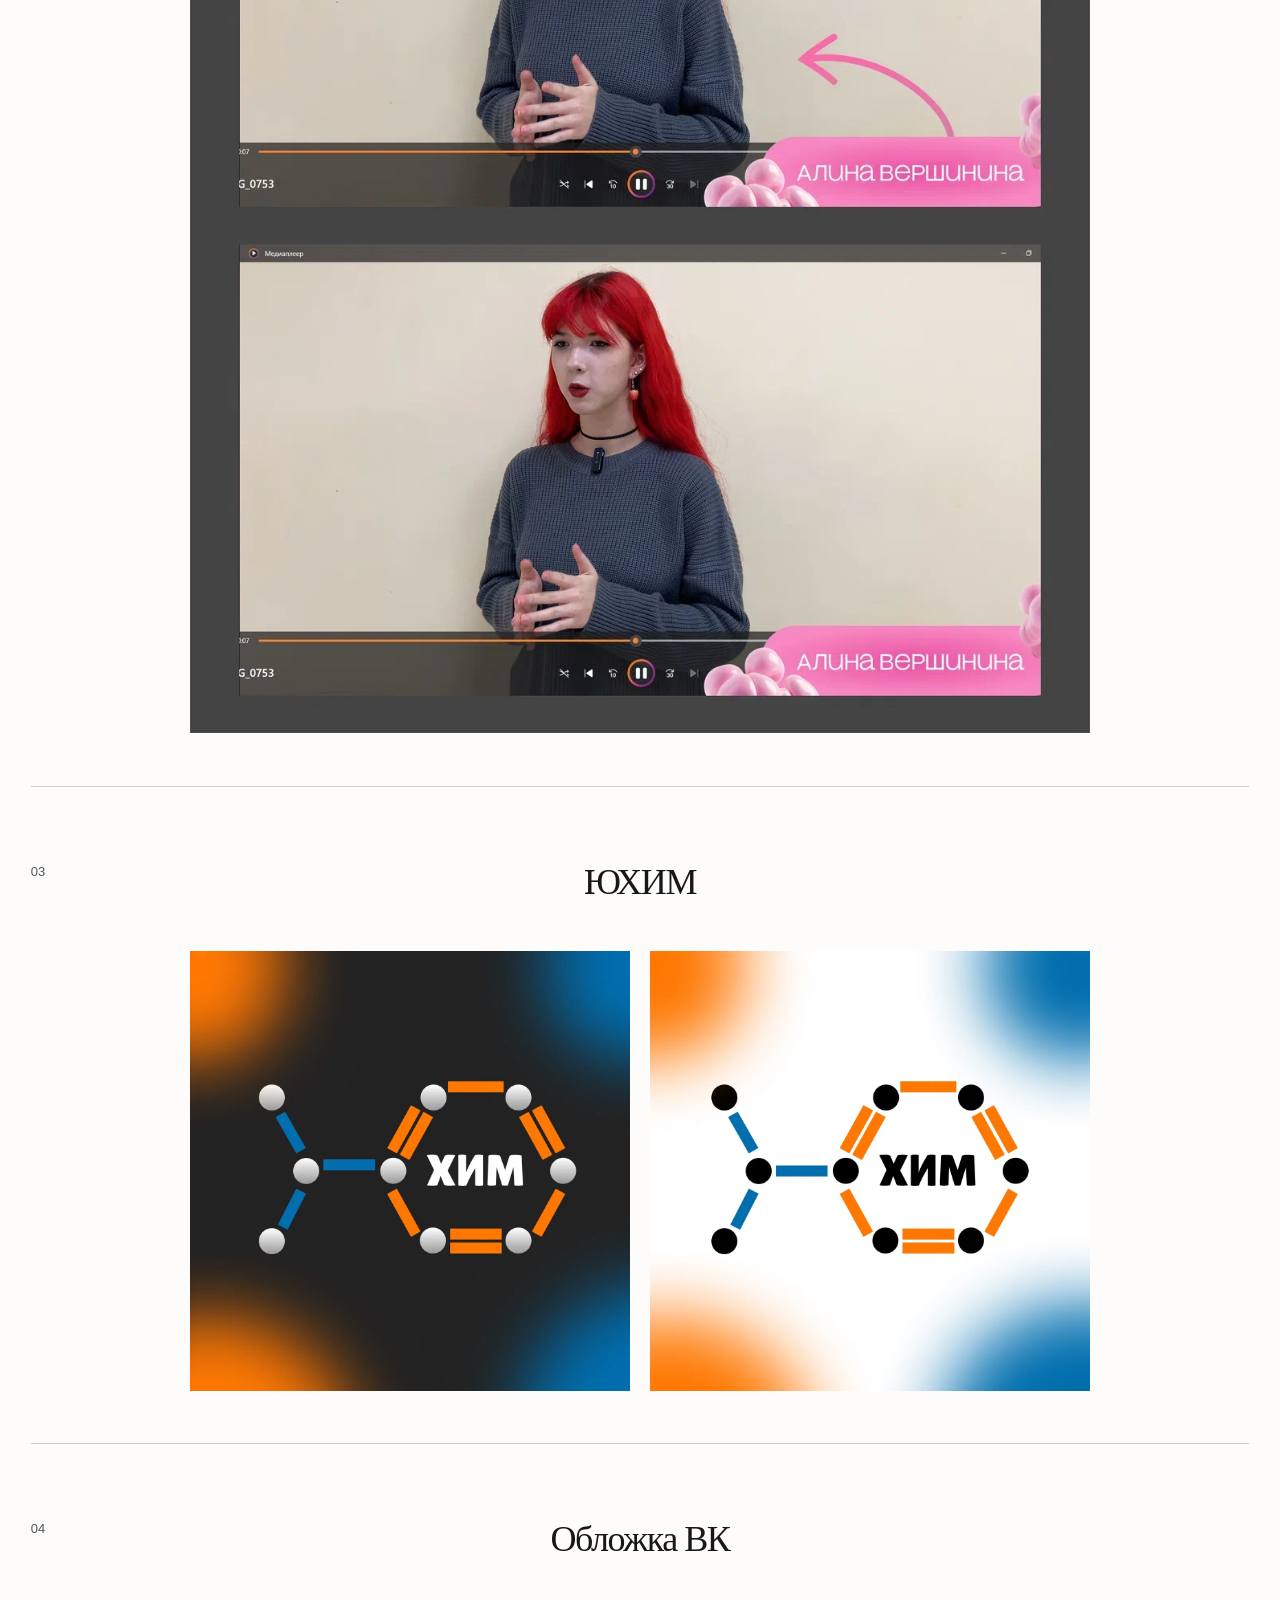
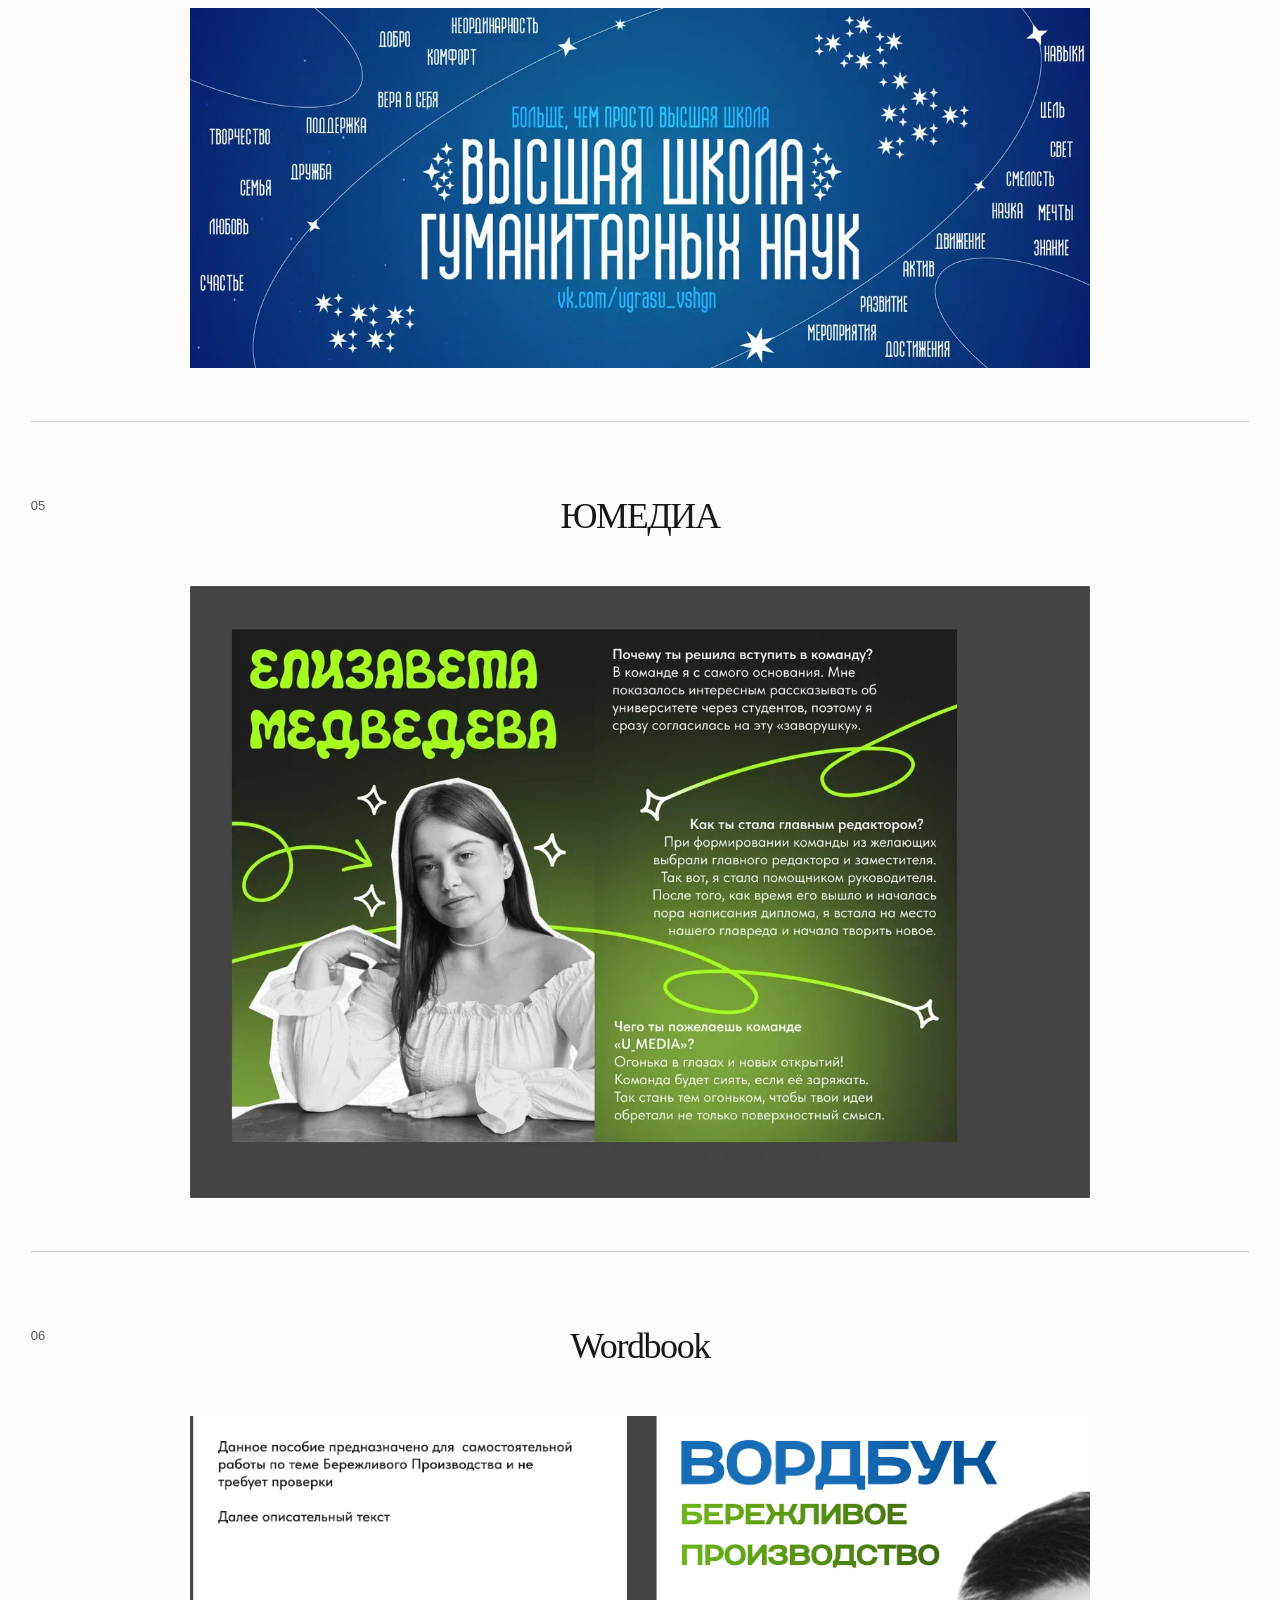
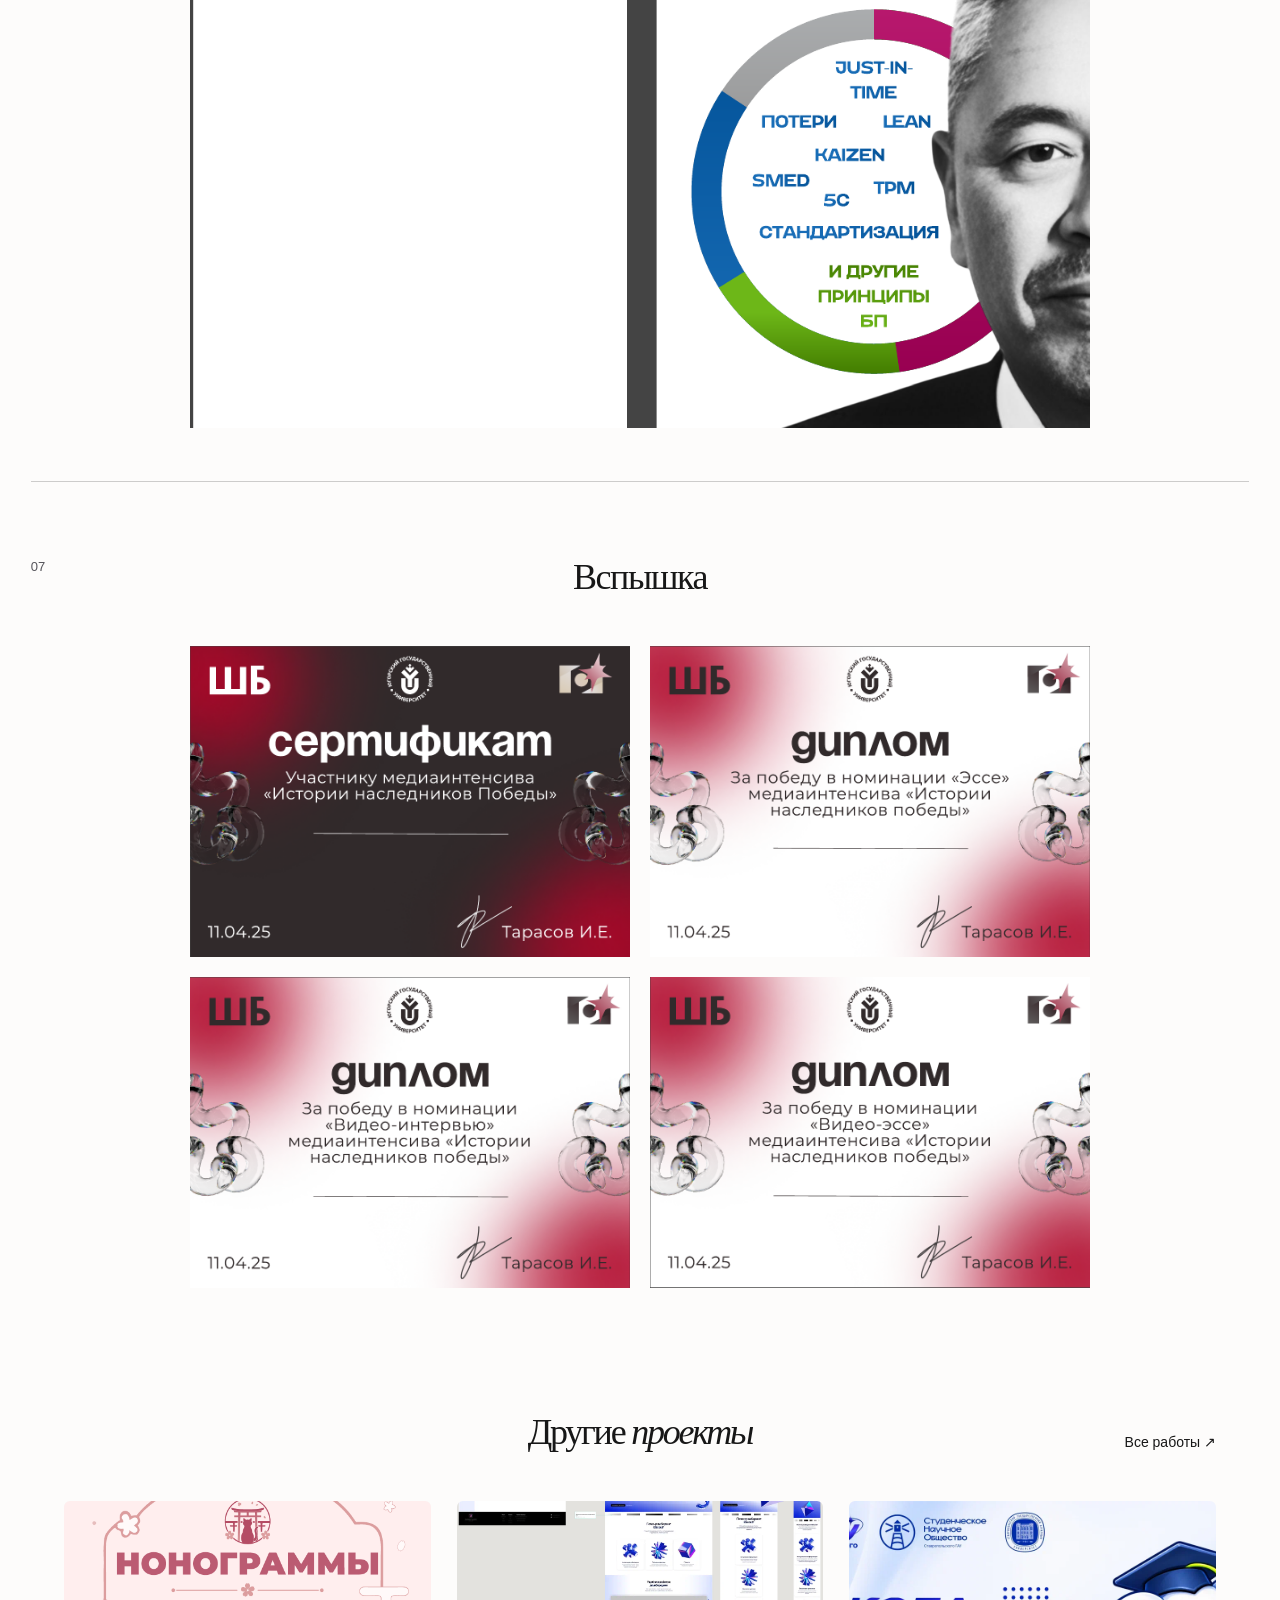
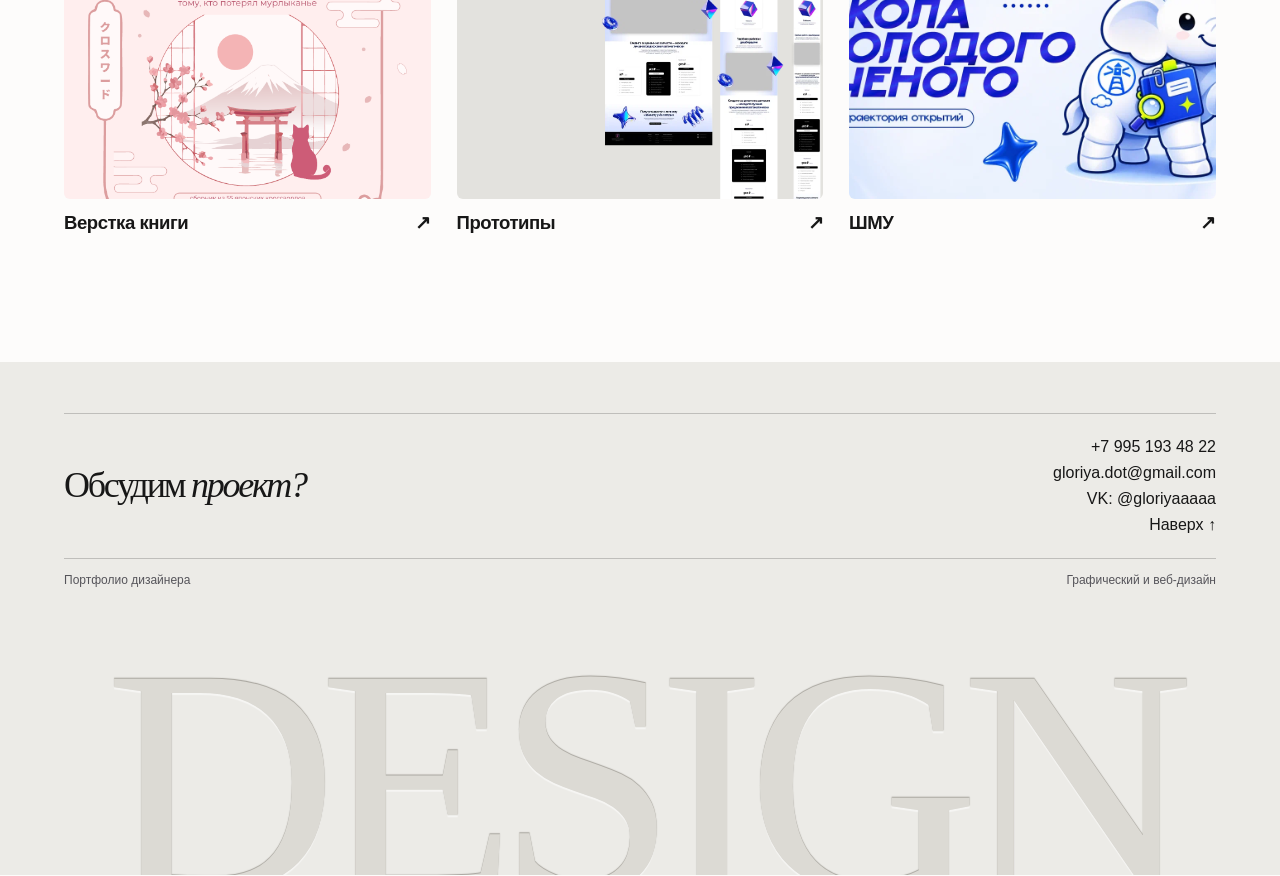
<file: vshgn.html>
<!doctype html>
<html lang="ru">
<head>
  <meta charset="utf-8">
  <meta name="viewport" content="width=device-width, initial-scale=1">
  <link rel="icon" type="image/svg+xml" href="img/favicon-vshgn.svg">
  <title>ВШГН — Портфолио</title>
  <link rel="stylesheet" href="css/style.css">
</head>
<body id="top">
  <header class="case-nav">
    <a href="index.html#projects">← Назад к работам</a>
    <a class="wordmark" href="index.html">Портфолио</a>
  </header>
  <main>
    <article class="case vshgn-case">
      <header class="case-heading">
        
        <h1>ВЫСШАЯ ШКОЛА ГУМАНИТАРНЫХ НАУК</h1>
      </header>
      <div class="case-gallery" aria-label="Материалы проекта">
        <section class="case-section">
          <div class="case-section-heading"><span>01</span><h2>КНС</h2></div>
          <div class="case-media vshgn-grid">
            <img src="img/vshgn-kns.webp" alt="Диплом КНС" loading="lazy">
            <img src="img/vshgn-kns-17.webp" alt="Диплом КНС" loading="lazy">
            <img src="img/vshgn-kns-40.webp" alt="Диплом КНС" loading="lazy">
            <img src="img/vshgn-kns-9.webp" alt="Диплом КНС" loading="lazy">
          </div>
        </section>
        <section class="case-section">
          <div class="case-section-heading"><span>02</span><h2>Подкаст</h2></div>
          <div class="case-media">
            <img src="img/vshgn-podcast.webp" alt="Оформление подкаста" loading="lazy">
            <img src="img/vshgn-podcast-presentation.webp" alt="Презентация подкаста" loading="lazy">
            <img src="img/vshgn-podcast-frames.webp" alt="Кадры подкаста" loading="lazy">
          </div>
        </section>
        <section class="case-section">
          <div class="case-section-heading"><span>03</span><h2>ЮХИМ</h2></div>
          <div class="case-media vshgn-grid">
            <img src="img/vshgn-yuhim.webp" alt="Логотип ЮХИМ" loading="lazy">
            <img src="img/vshgn-yuhim-white.webp" alt="Светлый логотип ЮХИМ" loading="lazy">
          </div>
        </section>
        <section class="case-section">
          <div class="case-section-heading"><span>04</span><h2>Обложка ВК</h2></div>
          <div class="case-media"><img src="img/vshgn-vk.webp" alt="Обложка ВКонтакте" loading="lazy"></div>
        </section>
        <section class="case-section">
          <div class="case-section-heading"><span>05</span><h2>ЮМЕДИА</h2></div>
          <div class="case-media"><img src="img/vshgn-yumedia.webp" alt="Разворот ЮМЕДИА" loading="lazy"></div>
        </section>
        <section class="case-section">
          <div class="case-section-heading"><span>06</span><h2>Wordbook</h2></div>
          <div class="case-media"><img src="img/vshgn-wordbook-correct.png" alt="Разворот Wordbook" loading="lazy"></div>
        </section>
        <section class="case-section">
          <div class="case-section-heading"><span>07</span><h2>Вспышка</h2></div>
          <div class="case-media vshgn-grid">
            <img src="img/vshgn-vspyshka-1.png" alt="Диплом проекта Вспышка" loading="lazy">
            <img src="img/vshgn-vspyshka-2.png" alt="Диплом проекта Вспышка" loading="lazy">
            <img src="img/vshgn-vspyshka-3.png" alt="Диплом проекта Вспышка" loading="lazy">
            <img src="img/vshgn-vspyshka-4.png" alt="Диплом проекта Вспышка" loading="lazy">
          </div>
        </section>
      </div>
    </article>
    <section class="related" aria-labelledby="related-title">
      <div class="related-heading"><h2 id="related-title">Другие <em>проекты</em></h2><a href="index.html#projects">Все работы ↗</a></div>
      <div class="related-grid"><a class="related-card" href="book.html"><span class="related-cover rose" style="--cover: url('../img/book-cover.png')"></span><span>Верстка книги <span aria-hidden="true">↗</span></span></a><a class="related-card" href="prototypes.html"><span class="related-cover stone" style="--cover: url('../img/prototypes.webp')"></span><span>Прототипы <span aria-hidden="true">↗</span></span></a><a class="related-card" href="shmu.html"><span class="related-cover lilac" style="--cover: url('../img/shmu.webp')"></span><span>ШМУ <span aria-hidden="true">↗</span></span></a></div>
    </section>
  </main>
  <footer class="footer" id="contact">
    <div class="footer-top"><h2>Обсудим <em>проект?</em></h2><div class="footer-contact"><a href="tel:+79951934822">+7 995 193 48 22</a><a href="mailto:gloriya.dot@gmail.com">gloriya.dot@gmail.com</a><a href="https://vk.com/gloriyaaaaa" target="_blank" rel="noreferrer">VK: @gloriyaaaaa</a><a href="#top">Наверх <span aria-hidden="true">↑</span></a></div></div>
    <div class="footer-bottom"><span>Портфолио дизайнера</span><span>Графический и веб-дизайн</span></div>
    <div class="footer-word" aria-hidden="true">DESIGN</div>
  </footer>
</body>
</html>
</file>
<file: css/style.css>
:root {
  color-scheme: light;
  --ink: #171717;
  --muted: #55545a;
  --gutter: clamp(20px, 5vw, 76px);
  font-family: Arial, sans-serif;
  color: var(--ink);
  background: #fdfcfb;
}

*, *::before, *::after { box-sizing: border-box; }
body { margin: 0; }
a { color: inherit; text-decoration: none; }
a:focus-visible { outline: 2px solid #6550c9; outline-offset: 5px; }
h1, h2, h3, p { margin: 0; }

.hero {
  position: relative;
  isolation: isolate;
  overflow: hidden;
  display: flex;
  flex-direction: column;
  aspect-ratio: 16 / 10;
  min-height: 640px;
  margin: clamp(12px, 2.4vw, 36px);
  border: 1px solid #fff;
  border-radius: 22px;
  background: #f1f1f1;
  box-shadow: 0 4px 26px #7c91dd70, 0 0 0 1px #dedff0;
}

.hero-image {
  position: absolute;
  z-index: -1;
  inset: 0;
  width: 100%;
  height: 100%;
  object-fit: cover;
  object-position: center bottom;
}

.hero-nav {
  display: grid;
  grid-template-columns: 1fr auto 1fr;
  align-items: center;
  gap: 16px;
  padding: clamp(16px, 2.4vw, 36px) var(--gutter);
}

.wordmark { justify-self: start; font-size: 17px; font-weight: 700; letter-spacing: -.04em; }

nav {
  display: flex;
  gap: 4px;
  padding: 3px;
  border: 1px solid #17171714;
  border-radius: 100px;
  background: #ffffff35;
}

nav a { padding: 8px 15px; border-radius: 100px; font-size: 13px; }
nav a:hover { background: #ffffff80; }

.button {
  display: inline-flex;
  align-items: center;
  gap: 12px;
  padding: 11px 17px;
  border-radius: 100px;
  background: var(--ink);
  color: white;
  font-size: 13px;
  line-height: 1.3;
}

.button:hover { background: #36333e; }
.desktop-contact { justify-self: end; }

.hero-content {
  margin: clamp(14px, 2.4vw, 42px) 16px 0;
  text-align: center;
}

h1, .work h2, .footer h2 {
  font: normal clamp(56px, 6.4vw, 120px)/.93 Georgia, serif;
  letter-spacing: -.062em;
}

.hero-content p {
  margin: clamp(14px, 1.65vw, 26px) 0 16px;
  color: var(--muted);
  font-size: clamp(14px, 1.15vw, 18px);
}

.work {
  padding: clamp(58px, 7.5vw, 112px) var(--gutter) clamp(70px, 9vw, 135px);
}

.work h2 {
  margin-bottom: clamp(28px, 4vw, 58px);
  font-size: clamp(46px, 6vw, 96px);
}

.project-grid {
  display: grid;
  grid-template-columns: repeat(3, minmax(0, 1fr));
  column-gap: clamp(14px, 2vw, 30px);
  row-gap: clamp(26px, 4vw, 56px);
}

.project-cover {
  display: block;
  aspect-ratio: 1.23;
  overflow: hidden;
  border-radius: 6px;
  background: var(--cover-color); background-image: var(--cover, none); background-position: center; background-size: cover;
}

.lilac { --cover-color: #e6e0ef; }
.mint { --cover-color: #dfe9e3; }
.sand { --cover-color: #ebe3d8; }
.blue { --cover-color: #dee7ef; }
.rose { --cover-color: #efdfdf; }
.stone { --cover-color: #e3e2de; }

.project-caption { padding-top: 13px; }
.project-caption h3 { font-size: clamp(16px, 1.45vw, 22px); letter-spacing: -.025em; }
.project-caption p { margin-top: 4px; color: var(--muted); font-size: 14px; }

.footer {
  container-type: inline-size;
  overflow: hidden;
  padding: clamp(26px, 4vw, 60px) var(--gutter) 0;
  background: #ecebe7;
}

.footer-top {
  display: flex;
  flex-wrap: wrap;
  justify-content: space-between;
  align-items: center;
  gap: 24px;
  padding: 24px 0;
  border-block: 1px solid #17171735;
}

.footer h2 { font-size: clamp(42px, 6vw, 100px); }
.footer-contact { display: flex; flex-direction: column; align-items: flex-end; gap: 8px; text-align: right; }
.footer-contact p { margin-bottom: 12px; color: var(--muted); font-size: 14px; }
.footer-contact a { display: inline-block; padding: 0; background: transparent; color: inherit; font-size: inherit; text-decoration: none; }
.footer-contact a:hover { text-decoration: underline; }

.footer-bottom {
  display: flex;
  flex-wrap: wrap;
  justify-content: space-between;
  gap: 8px 24px;
  padding: 14px 0;
  color: var(--muted);
  font-size: 12px;
}

.footer-word {
  margin: .15em 0 -.12em;
  color: #dcdad4;
  font: 400 28cqw/.82 Georgia, serif;
  letter-spacing: -.058em;
  text-align: center;
  text-shadow: 0 -1px 1px #a7a49d, 0 2px 1px #fff8;
}

@media (max-width: 900px) {
  .hero { min-height: 570px; }
  h1 { font-size: clamp(47px, 8vw, 72px); }
}

@media (max-width: 640px) {
  .hero { aspect-ratio: auto; min-height: clamp(530px, 115vw, 640px); border-radius: 16px; }
  .hero-image { height: 77%; top: auto; }
  .hero-nav { display: flex; justify-content: space-between; padding: 14px 13px; }
  nav a { padding: 7px 9px; font-size: 12px; }
  .desktop-contact { display: none; }
  .hero-content { margin-top: 36px; }
  h1 { font-size: clamp(39px, 9.6vw, 61px); }
  .project-grid { grid-template-columns: repeat(2, minmax(0, 1fr)); }
}

.case-nav {
  display: flex;
  justify-content: space-between;
  align-items: center;
  gap: 20px;
  padding: clamp(24px, 3vw, 44px) clamp(20px, 2.4vw, 40px);
  font-size: 13px;
}
.case-nav > a:first-child {
  position: fixed;
  z-index: 10;
  top: 20px;
  left: clamp(20px, 2.4vw, 40px);
  padding: 11px 16px;
  border: 1px solid #17171720;
  border-radius: 100px;
  background: #fdfcfb;
  box-shadow: 0 2px 12px #17171712;
}
.case-nav > a:last-child { margin-left: auto; }
.case-nav > a:hover, .related-heading > a:hover { text-decoration: underline; }
.case { padding: clamp(36px, 5vw, 76px) clamp(20px, 2.4vw, 40px) 0; }
.case-heading { display: grid; grid-template-columns: 32% 68%; margin-bottom: clamp(48px, 6vw, 90px); }
.case-heading h1 { grid-column: 2; grid-row: 1; max-width: 630px; font-size: clamp(38px, 3vw, 50px); line-height: 1.05; letter-spacing: -.045em; overflow-wrap: anywhere; }
.case-category { grid-column: 1; grid-row: 1; margin-bottom: 22px; color: var(--muted); font-size: 14px; }
.case-gallery { display: grid; gap: clamp(36px, 4.1vw, 70px); }
.case-gallery img { display: block; width: 100%; height: auto; }
.related { padding: clamp(70px, 10vw, 150px) var(--gutter); }
.related-heading { display: flex; justify-content: space-between; align-items: end; gap: 20px; margin-bottom: clamp(28px, 4vw, 58px); }
.related-heading h2 { font: normal clamp(42px, 6vw, 90px)/.93 Georgia, serif; letter-spacing: -.062em; }
.related-heading > a { flex-shrink: 0; font-size: 14px; }
.related-grid { display: grid; grid-template-columns: repeat(3, minmax(0, 1fr)); gap: clamp(14px, 2vw, 30px); }
.related-card { font-size: clamp(16px, 1.45vw, 22px); font-weight: 700; letter-spacing: -.025em; }
.related-card > span:last-child { display: flex; justify-content: space-between; gap: 10px; padding-top: 13px; }
.related-cover { display: block; aspect-ratio: 1.23; border-radius: 6px; background: var(--cover-color); background-image: var(--cover, none); background-position: center; background-size: cover; }
@media (max-width: 640px) {
  .case-heading { display: flex; flex-direction: column; }
  .case-heading h1 { font-size: clamp(38px, 9vw, 50px); }
  .related-heading { align-items: start; flex-direction: column; }
  .related-grid { grid-template-columns: repeat(2, minmax(0, 1fr)); row-gap: 26px; }
}

.case-lead { grid-column: 2; max-width: 630px; margin-top: 14px; color: var(--muted); font-size: 18px; line-height: 1.4; }

.book-spread { display: grid; grid-template-columns: 1fr 1fr; }

.case-section { padding-top: clamp(42px, 6vw, 90px); border-top: 1px solid #17171735; }
.case-section-heading { display: grid; grid-template-columns: 32% 68%; gap: 0; margin-bottom: clamp(28px, 4vw, 60px); }
.case-section-heading span { color: var(--muted); font-size: 13px; }
.case-section h2 { font: normal clamp(32px, 4vw, 58px)/1 Georgia, serif; letter-spacing: -.04em; }
.case-media { display: grid; grid-template-columns: repeat(2, minmax(0, 1fr)); gap: clamp(20px, 4.1vw, 70px); }
.case-media > img, .case-media > figure { grid-column: 1 / -1; }
.case-media.graphics > img { grid-column: auto; }
.case-media figure { margin: 0; }
.case-media figcaption { padding-top: 10px; color: var(--muted); font-size: 14px; }
@media (max-width: 640px) {
  .case-section-heading { grid-template-columns: 1fr; gap: 16px; }
  .case-media { grid-template-columns: 1fr; }
  .case-media.graphics > img { grid-column: 1 / -1; }
}

.case-section-text { max-width: 630px; margin-left: 32%; font-size: 18px; line-height: 1.5; }
@media (max-width: 640px) { .case-section-text { margin-left: 0; } }

.book-example { margin: 0 0 clamp(36px, 4.1vw, 70px); }
.book-example:last-child { margin-bottom: 0; }
.book-example figcaption { padding-top: 10px; color: var(--muted); font-size: 14px; }

/* ШМУ */
.shmu-case .case-gallery > img,
.shmu-case .case-section .case-media > img {
  width: auto;
  max-width: min(100%, 900px);
  max-height: 650px;
  object-fit: contain;
  justify-self: center;
}
.shmu-case .case-media.graphics {
  grid-template-columns: repeat(3, minmax(0, 200px));
  justify-content: center;
  gap: 20px;
}
.shmu-case .case-media.graphics > img {
  grid-column: auto;
  width: min(100%, 160px);
  height: 160px;
  object-fit: contain;
  margin: 0;
}
@media (max-width: 640px) {
  .shmu-case .case-gallery > img,
  .shmu-case .case-section .case-media:not(.graphics) > img { max-height: none; }
}

.shmu-case .case-heading { display: block; text-align: center; }
.shmu-case .case-heading h1 { max-width: none; font-size: clamp(16px, 5.1vw, 86px); white-space: nowrap; }
.shmu-case .case-section-heading { position: relative; display: block; text-align: center; }
.shmu-case .case-section-heading span { position: absolute; left: 0; top: 0; }
.shmu-page .related-heading { justify-content: center; position: relative; }
.shmu-page .related-heading > a { position: absolute; right: 0; bottom: 0; }
.shmu-page .footer h2 { text-align: center; }
@media (max-width: 640px) {
  .shmu-case .case-media.graphics { grid-template-columns: repeat(3, minmax(0, 1fr)); gap: 12px; }
  .shmu-case .case-media.graphics > img { width: 100%; height: auto; aspect-ratio: 1; }
  .shmu-page .related-heading { align-items: center; }
  .shmu-page .related-heading > a { position: static; }
}

.shmu-case .shmu-badges { grid-template-columns: repeat(4, minmax(0, 1fr)); gap: 20px; }
.shmu-case .shmu-merch { grid-template-columns: repeat(2, minmax(0, 1fr)); gap: 20px; }
.shmu-case .shmu-badges > img, .shmu-case .shmu-merch > img { grid-column: auto; width: 100%; max-height: none; }
.shmu-case .shmu-merch > img { aspect-ratio: 1; object-fit: cover; }
.fct-case .case-heading { display: block; text-align: center; }
.fct-case .case-heading h1 { max-width: none; font-size: clamp(70px, 12vw, 180px); }
.fct-case .case-media > img, .sirius-case .case-media > img { width: auto; max-width: min(100%, 900px); max-height: 650px; object-fit: contain; justify-self: center; }
.fct-case .fct-logos { grid-template-columns: repeat(2, minmax(0, 240px)); justify-content: center; }
.fct-case .fct-logos > img { grid-column: auto; width: 100%; max-height: 180px; }
.book-case .book-example { max-width: 900px; margin-inline: auto; }
@media (max-width: 640px) {
  .shmu-case .shmu-badges { grid-template-columns: repeat(4, minmax(0, 1fr)); gap: 6px; }
  .shmu-case .shmu-merch { gap: 12px; }
  .fct-case .fct-logos { grid-template-columns: repeat(2, minmax(0, 1fr)); }
}

.vshgn-case .case-media { max-width: 900px; margin-inline: auto; }
.vshgn-case .vshgn-grid { grid-template-columns: repeat(2, minmax(0, 1fr)); gap: 20px; }
.vshgn-case .vshgn-grid > img { grid-column: auto; }

.fct-case .case-media > .book-spread { grid-column: 1 / -1; width: min(100%, 900px); justify-self: center; }


.case-heading { display: block; text-align: center; }
.case-heading h1, .case-lead { max-width: none; margin-inline: auto; }
.case-section-heading { display: block; position: relative; text-align: center; }
.case-section-heading span { position: absolute; left: 0; }
.work h2, .project-caption, .related-heading h2, .footer h2 { text-align: center; }
.related-heading { justify-content: center; position: relative; }
.related-heading > a { position: absolute; right: 0; }
.fct-vk-small { max-width: 430px !important; }
.fct-pair { grid-column: 1 / -1; display: grid; grid-template-columns: 1fr 1fr; gap: 20px; width: min(100%, 900px); justify-self: center; }
.fct-pair img { width: 100%; height: auto; }

.project-cover img { display: block; width: 100%; height: 100%; object-fit: cover; }

h1, h2, h3, h4, h5, h6 {
  font-size: 36px !important;
  font-weight: 400 !important;
}

.case-heading h1 {
  font-size: 52px !important;
  font-weight: 800 !important;
}

.shmu-case .case-heading h1 {
  white-space: normal;
}


html { scroll-behavior: smooth; }
.hero-idea {
  position: relative;
  display: inline-block;
  font-style: normal;
}
.hero-idea::after {
  position: absolute;
  right: 0;
  bottom: -.04em;
  left: 0;
  height: .075em;
  border-radius: 100%;
  background: #ed9d62;
  content: "";
  transform: rotate(-1.5deg);
}
.footer-contact p { margin: 0 0 8px; }

@media (max-width: 640px) {
  .hero { min-height: 500px; margin: 10px; }
  .hero-nav { gap: 8px; }
  .wordmark { font-size: 15px; }
  .hero-nav nav { gap: 0; }
  .hero-nav nav a { padding: 7px 8px; font-size: 11px; }
  .hero-content { margin-inline: 10px; }
  .hero-content h1 { font-size: clamp(40px, 10vw, 56px); }
  .hero-content .button { font-size: 12px; }
  .case-nav { min-height: 64px; }
  .case-nav > a:first-child { top: 12px; left: 12px; padding: 9px 12px; }
  .case-nav .wordmark { font-size: 14px; }
  .case { padding-inline: 16px; }
  .case-heading { margin-bottom: 34px; }
  .case-heading h1 { font-size: clamp(36px, 10vw, 52px) !important; overflow-wrap: anywhere; }
  .case-section { padding-top: 36px; }
  .case-section-heading { margin-bottom: 22px; }
  .case-section h2 { font-size: 30px !important; }
  .case-media { gap: 12px; }
  .vshgn-case .case-media { grid-template-columns: repeat(2, minmax(0, 1fr)); }
  .related { padding-inline: 16px; }
  .related-heading { align-items: center; }
  .related-heading > a { position: static; }
  .footer { padding-inline: 18px; }
  .footer-top { align-items: center; flex-direction: column; text-align: center; }
  .footer-top h2 { font-size: 34px !important; }
  .footer-contact { align-items: center; text-align: center; }
  .footer-word { font-size: 25cqw; }
  .fct-pair { gap: 8px; }
}
</file>
<file: css/free.css>
body { padding-top: 34px; }
.free-work { padding-top: 38px; }
.free-work > h2 { margin-bottom: clamp(28px, 4vw, 58px); }
</file>
